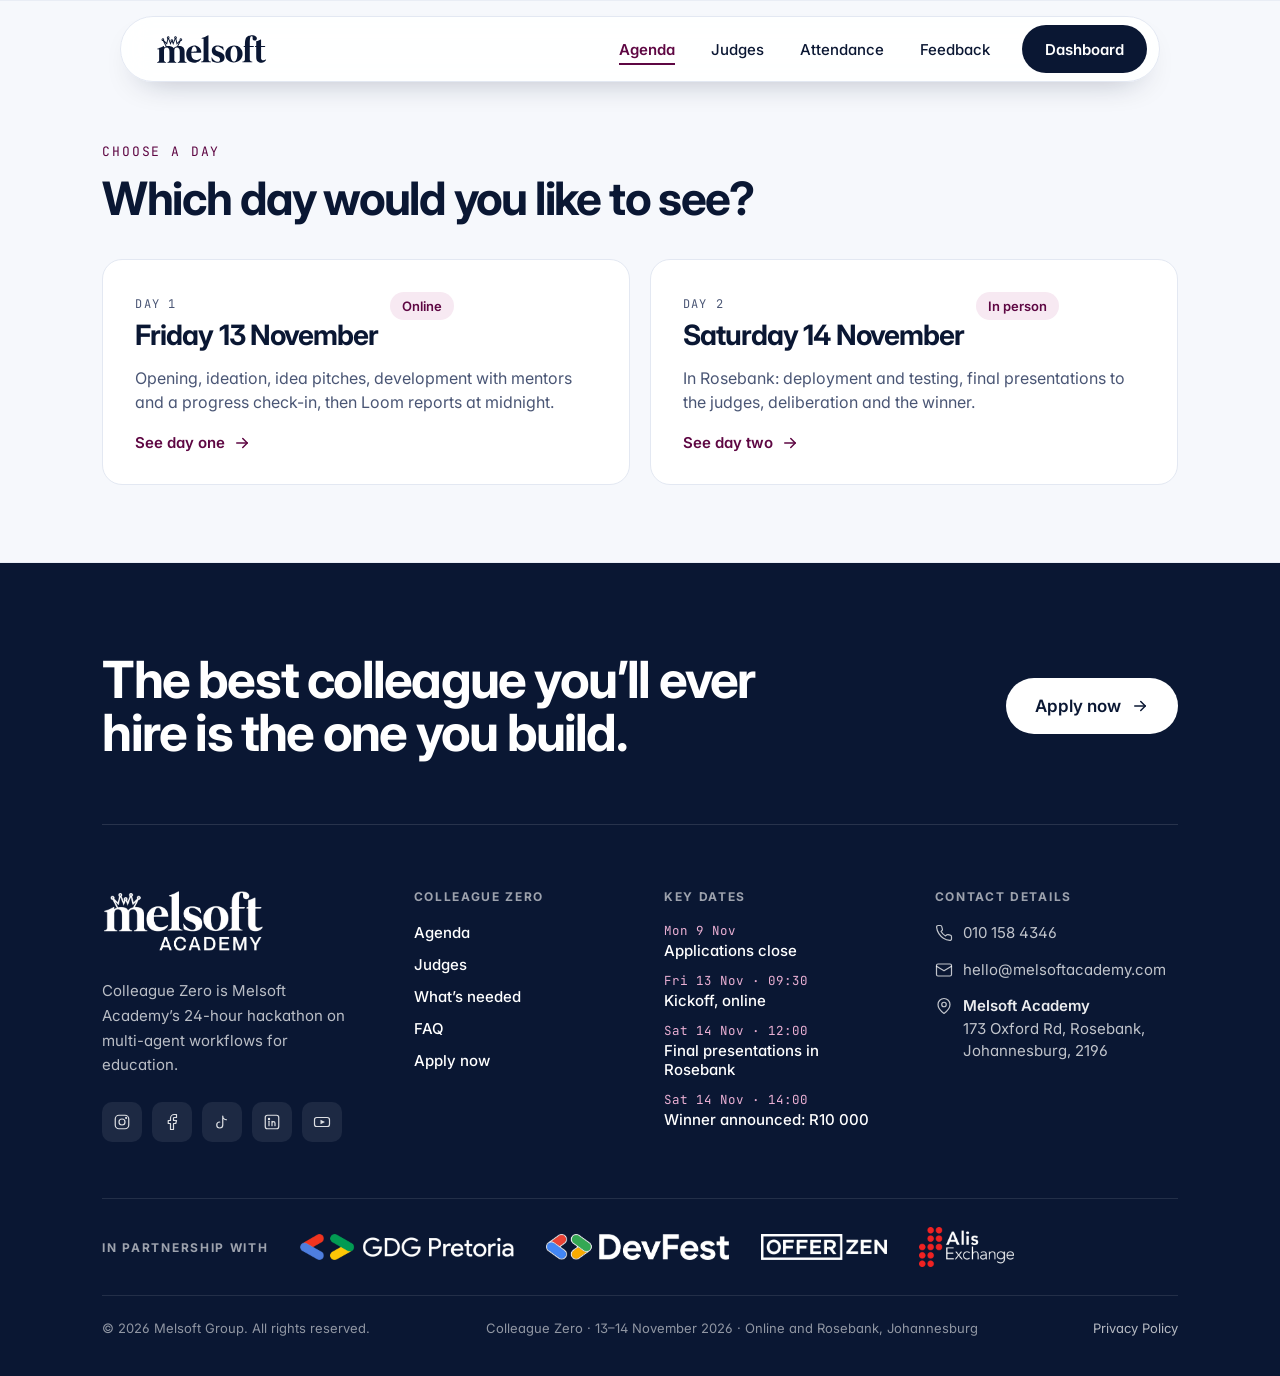
<file: agenda.html>
<!DOCTYPE html>
<html lang="en">
<head>
<meta charset="utf-8">
<meta name="viewport" content="width=device-width, initial-scale=1, viewport-fit=cover">
<title>Agenda · Colleague Zero</title>
<meta name="description" content="The two-day agenda for Colleague Zero, Melsoft Academy's 24-hour hackathon on multi-agent workflows, 13–14 November 2026.">
<link rel="canonical" href="https://hackathon-26.melsoft.org/agenda.html">
<meta property="og:type" content="website">
<meta property="og:title" content="Agenda · Colleague Zero">
<meta property="og:description" content="Friday online, Saturday in person in Rosebank. Kickoff Friday 13 November at 09:30 SAST.">
<meta property="og:image" content="https://hackathon-26.melsoft.org/og.png">
<link rel="icon" type="image/webp" href="Icon-40.webp">
<link rel="preconnect" href="https://fonts.googleapis.com">
<link rel="preconnect" href="https://fonts.gstatic.com" crossorigin>
<link rel="stylesheet" href="https://fonts.googleapis.com/css2?family=Inter:wght@400;500;600;700;800&family=JetBrains+Mono:wght@400;500&display=swap">
<link rel="stylesheet" href="site.css?v=20261112h">
<script src="site.js?v=20261106h" defer></script>
<style>
  /* ── Choose a day ───────────────────────────────────────────────────── */

  .daypick { display: grid; grid-template-columns: repeat(auto-fit, minmax(min(340px, 100%), 1fr)); gap: 20px; }

  .daycard {
    appearance: none; cursor: pointer; font: inherit; text-align: left; color: #0a1733;
    display: flex; flex-direction: column; gap: 14px; width: 100%; padding: 32px;
  }

  .daycard .top { display: flex; justify-content: space-between; align-items: flex-start; gap: 12px; flex-wrap: wrap; }
  .daycard .label { font-size: 12px; color: #4a5675; letter-spacing: .1em; text-transform: uppercase; }
  .daycard h3 { margin: 6px 0 0; font-size: 28px; }
  .daycard p { margin: 0; font-size: 16px; line-height: 1.55; color: #4a5675; }
  .daycard .go { display: inline-flex; align-items: center; gap: 8px; margin-top: 4px; font-size: 15px; font-weight: 600; color: #5e0743; }

  /* ── The day on screen ──────────────────────────────────────────────── */

  .chosen-wrap { position: sticky; top: 96px; z-index: 40; padding: 0 0 16px; }

  .chosen {
    display: flex; align-items: center; justify-content: space-between; gap: 12px;
    background: #0a1733; color: #ffffff; border-radius: 20px; padding: 14px 14px 14px 24px;
  }

  .chosen-label { display: block; font-size: 12px; letter-spacing: .12em; text-transform: uppercase; color: #eab0d4; }
  .chosen-date { display: block; margin-top: 3px; font-size: 18px; font-weight: 700; letter-spacing: -.02em; }

  .swap { flex: none; white-space: nowrap; cursor: pointer; min-height: 44px; padding: 0 18px; font-size: 15px; }
  .swap svg { flex: none; }

  .notice {
    display: flex; align-items: center; flex-wrap: wrap; gap: 8px 12px; margin: 0 0 28px;
    padding: 14px 18px; border-radius: 16px; background: #ffffff; border: 1px solid #e3e8f2;
    font-size: 15px; line-height: 1.5; color: #34405e;
  }

  .notice strong { color: #0a1733; }
  .notice .chip { background: #5e0743; color: #ffffff; }
  .notice a { margin-left: auto; font-weight: 600; }

  .day-layout { display: grid; grid-template-columns: minmax(0, 340px) minmax(0, 1fr); gap: clamp(32px, 5vw, 80px); align-items: start; }
  @media (max-width: 1000px) { .day-layout { grid-template-columns: 1fr; gap: 28px; } }

  .day-aside { display: flex; flex-direction: column; gap: 16px; }
  .day-aside h2 { margin: 0; font-size: clamp(28px, 3vw, 40px); line-height: 1.08; }
  .day-aside p { margin: 0; font-size: 17px; line-height: 1.65; color: #34405e; }
  .day-aside .pills { display: flex; flex-wrap: wrap; gap: 8px; }

  /* ── Timeline ───────────────────────────────────────────────────────── */

  .band {
    scroll-margin-top: 190px; margin: 0 0 16px; padding: 18px 24px; border-radius: 20px;
    background: #0a1733; color: #ffffff;
  }

  .band + ol, ol + .band { margin-top: 0; }
  ol.slots + .band { margin-top: 28px; }
  .band .k { display: block; font-size: 12px; letter-spacing: .12em; text-transform: uppercase; color: #eab0d4; }
  .band h3 { margin: 6px 0 0; font-size: 21px; color: #ffffff; }
  .band p { margin: 6px 0 0; font-size: 15px; color: #b9c6e2; }

  ol.slots { list-style: none; margin: 0; padding: 0; }

  .slot { scroll-margin-top: 190px; position: relative; display: grid; grid-template-columns: 64px 1fr; gap: 0 22px; padding-bottom: 12px; }
  .slot::before { content: ""; position: absolute; left: 75px; top: 26px; bottom: -2px; width: 2px; border-radius: 2px; background: #e3e8f2; }
  .slot:last-child::before { display: none; }

  .dot { position: absolute; left: 70px; top: 20px; z-index: 1; width: 12px; height: 12px; border-radius: 50%; background: #ffffff; border: 2.5px solid #e48cc4; }

  .rail { padding-top: 16px; text-align: right; }
  .rail b { display: block; font-size: 16px; font-weight: 500; color: #0a1733; }
  .rail i { display: block; font-style: normal; font-size: 13px; color: #4a5675; }

  .slot .cz-card { padding: 20px 24px; }
  .slot .cz-card:hover { transform: none; }
  .slot h4 { margin: 0; font-size: 18px; font-weight: 600; letter-spacing: -.015em; line-height: 1.35; }
  .who { margin: 6px 0 0; font-size: 14px; font-weight: 600; color: #5e0743; }
  .purpose { margin: 6px 0 0; font-size: 15.5px; line-height: 1.55; color: #4a5675; }
  .purpose a { font-weight: 600; }

  /* Build time is the space between moments, so it reads lighter. */
  .slot.build .cz-card { background: transparent; border-style: dashed; border-color: #cdd5e5; box-shadow: none; }
  .slot.build h4 { font-size: 16.5px; color: #34405e; }
  .slot.build .dot { border-color: #cdd5e5; }

  /* The winner announcement closes the event. */
  .slot.close .cz-card { background: #0a1733; border-color: #0a1733; }
  .slot.close h4 { color: #ffffff; }
  .slot.close .purpose { color: #b9c6e2; }
  .slot.close .dot { border-color: #0a1733; background: #e48cc4; }

  /* Judges on the panel, each opening a bio. */
  .panel { margin-top: 16px; padding-top: 16px; border-top: 1px solid #e3e8f2; }
  .panel .k { display: block; margin-bottom: 10px; font-size: 12px; letter-spacing: .1em; text-transform: uppercase; color: #4a5675; }
  .panel ul { list-style: none; margin: 0; padding: 0; display: flex; flex-wrap: wrap; gap: 8px; }

  .judge-btn {
    appearance: none; cursor: pointer; font: inherit;
    display: inline-flex; align-items: center; gap: 10px; min-height: 44px;
    padding: 4px 16px 4px 4px; border-radius: 999px;
    border: 1px solid #e3e8f2; background: #f6f8fc; color: #0a1733;
    font-size: 14.5px; font-weight: 600;
    transition: border-color .2s ease, background-color .2s ease;
  }

  .judge-btn:hover { border-color: #0a1733; background: #ffffff; }

  /* ── Live markers ───────────────────────────────────────────────────── */

  .slot.is-now .cz-card { border: 2px solid #0a1733; }
  .slot.is-now .dot { border-color: #5e0743; background: #e48cc4; animation: cz-pulse 1.6s ease-out infinite; }
  .slot .chip { margin-bottom: 10px; }
  .slot .chip.live { background: #5e0743; color: #ffffff; }
  @keyframes cz-pulse { 0% { box-shadow: 0 0 0 0 rgba(228, 140, 196, .55) } 100% { box-shadow: 0 0 0 12px rgba(228, 140, 196, 0) } }

  /* Phones: the chosen-day bar sticks just under the 64px logo header. */
  @media (max-width: 760px) {
    .chosen-wrap { top: 72px; }
    .band, .slot { scroll-margin-top: 180px; }
  }

  @media (max-width: 560px) {
    .daycard { padding: 24px; }
    .chosen { padding-left: 18px; }
    .slot { grid-template-columns: 50px 1fr; gap: 0 16px; }
    .slot::before { left: 57px; }
    .dot { left: 52px; }
    .rail b { font-size: 14px; }
    .slot .cz-card { padding: 16px 18px; }
  }
</style>
</head>
<body>

<header class="cz-mhead">
<a class="cz-mhead-logo" href="index.html" aria-label="Melsoft Academy, Colleague Zero home"><img src="assets/melsoft-academy-navy.webp" alt="Melsoft Academy" width="102" height="40"></a>
<a class="cz-btn cz-btn-primary" href="https://colleague-zero.melsoft.org/" style="min-height: 40px; padding: 0 18px; font-size: 14px">Dashboard</a>
</header>
<header class="cz-nav" style="position: fixed; top: 16px; left: 0; right: 0; z-index: 100; pointer-events: none">
<div class="cz-wrap">
<div class="cz-bar" style="pointer-events: auto; max-width: 1040px; margin: 0 auto; display: flex; align-items: center; justify-content: space-between; gap: 16px; flex-wrap: wrap; min-height: 64px; padding: 8px 12px 8px 36px; border-radius: 999px; background: rgba(255,255,255,.9); backdrop-filter: blur(14px); -webkit-backdrop-filter: blur(14px); border: 1px solid #e3e8f2; box-shadow: 0 14px 34px -22px rgba(10,23,51,.45)">
<a href="index.html" aria-label="Melsoft Academy, Colleague Zero home" style="display: flex; align-items: center; text-decoration: none">
<img src="assets/melsoft-logo.svg" alt="Melsoft Academy" style="display: block; height: 32px; width: auto">
</a>
<nav aria-label="Main" style="display: flex; align-items: center; gap: 28px; flex-wrap: wrap">
<a class="cz-link cz-hide-sm" href="agenda.html" aria-current="page">Agenda</a>
<a class="cz-link cz-hide-sm" href="judges.html">Judges</a>
<a class="cz-link cz-hide-sm" href="attend.html">Attendance</a>
<a class="cz-link cz-hide-sm" href="feedback.html">Feedback</a>
<a class="cz-btn cz-btn-primary" href="https://colleague-zero.melsoft.org/" style="min-height: 48px; padding: 0 22px; font-size: 15px">Dashboard</a>
</nav>
</div>
</div>
</header>
<nav class="cz-tabbar" aria-label="Pages">
<a href="agenda.html" aria-current="page"><svg width="23" height="23" viewBox="0 0 24 24" fill="none" stroke="currentColor" stroke-width="1.7" stroke-linecap="round" stroke-linejoin="round" aria-hidden="true"><rect x="3" y="5" width="18" height="16" rx="3.2"/><path d="M3 10.2h18M8 3v4M16 3v4"/><path d="M7.4 14h4.2M7.4 17.4h7.2"/></svg><b>Agenda</b></a>
<a href="judges.html"><svg width="23" height="23" viewBox="0 0 24 24" fill="none" stroke="currentColor" stroke-width="1.7" stroke-linecap="round" stroke-linejoin="round" aria-hidden="true"><circle cx="9.2" cy="8.2" r="3.3"/><path d="M3.4 19.4c0-3.1 2.6-5.2 5.8-5.2s5.8 2.1 5.8 5.2"/><path d="M16.1 5.5a3.3 3.3 0 0 1 0 5.9"/><path d="M17.6 14.7c2 .7 3.3 2.4 3.3 4.7"/></svg><b>Judges</b></a>
<a href="attend.html"><svg width="23" height="23" viewBox="0 0 24 24" fill="none" stroke="currentColor" stroke-width="1.7" stroke-linecap="round" stroke-linejoin="round" aria-hidden="true"><path d="M4 8.2V6.4A2.4 2.4 0 0 1 6.4 4h1.8"/><path d="M15.8 4h1.8A2.4 2.4 0 0 1 20 6.4v1.8"/><path d="M20 15.8v1.8a2.4 2.4 0 0 1-2.4 2.4h-1.8"/><path d="M8.2 20H6.4A2.4 2.4 0 0 1 4 17.6v-1.8"/><path d="m8.4 12.2 2.4 2.4 4.8-5"/></svg><b>Attendance</b></a>
<a href="feedback.html"><svg width="23" height="23" viewBox="0 0 24 24" fill="none" stroke="currentColor" stroke-width="1.7" stroke-linecap="round" stroke-linejoin="round" aria-hidden="true"><path d="M20 15.2a2.4 2.4 0 0 1-2.4 2.4H9l-4.6 3.6V6.4A2.4 2.4 0 0 1 6.8 4h10.8A2.4 2.4 0 0 1 20 6.4z"/><path d="m12.2 7.6.95 1.95 2.15.3-1.55 1.5.37 2.13-1.92-1-1.92 1 .37-2.13-1.55-1.5 2.15-.3z"/></svg><b>Feedback</b></a>
</nav>

<div class="page">

<section class="band-section page-top" id="days">
<div class="cz-wrap">
<h1 class="sr-only">Agenda</h1>

<div id="dayPanel">
<div class="sec-head">
<span class="cz-mono eyebrow">Choose a day</span>
<h2>Which day would you like to see?</h2>
</div>
<div class="daypick">
<button type="button" class="daycard cz-card" data-day="day1">
<span class="top"><span><span class="cz-mono label">Day 1</span><h3>Friday 13 November</h3></span><span class="pill">Online</span></span>
<p>Opening, ideation, idea pitches, development with mentors and a progress check-in, then Loom reports at midnight.</p>
<span class="go">See day one <svg width="18" height="18" viewBox="0 0 24 24" fill="none" stroke="currentColor" stroke-width="2" stroke-linecap="round" stroke-linejoin="round" aria-hidden="true"><path d="M5 12h14"/><path d="m13 6 6 6-6 6"/></svg></span>
</button>
<button type="button" class="daycard cz-card" data-day="day2">
<span class="top"><span><span class="cz-mono label">Day 2</span><h3>Saturday 14 November</h3></span><span class="pill">In person</span></span>
<p>In Rosebank: deployment and testing, final presentations to the judges, deliberation and the winner.</p>
<span class="go">See day two <svg width="18" height="18" viewBox="0 0 24 24" fill="none" stroke="currentColor" stroke-width="2" stroke-linecap="round" stroke-linejoin="round" aria-hidden="true"><path d="M5 12h14"/><path d="m13 6 6 6-6 6"/></svg></span>
</button>
</div>
</div>

<div id="programme" hidden>
<div class="chosen-wrap">
<div class="chosen">
<span>
<span class="cz-mono chosen-label" id="chosenLabel"></span>
<span class="chosen-date" id="chosenDate"></span>
</span>
<button type="button" class="cz-btn cz-btn-light swap" id="swap"><span id="swapLabel"></span><svg width="16" height="16" viewBox="0 0 24 24" fill="none" stroke="currentColor" stroke-width="2.2" stroke-linecap="round" stroke-linejoin="round" aria-hidden="true"><path d="m9 6 6 6-6 6"/></svg></button>
</div>
</div>

<p class="notice" id="notice" hidden></p>

<div class="day" id="day1"></div>
<div class="day" id="day2" hidden></div>
</div>

</div>
</section>

<footer class="cz-foot">
<div class="cz-wrap">
<div class="cz-foot-cta">
<h2>The best colleague you’ll ever hire is the one you build.</h2>
<a class="cz-btn cz-btn-light" href="index.html#apply" style="min-height: 56px; padding: 0 28px; font-size: 17px">Apply now
<svg width="18" height="18" viewBox="0 0 24 24" fill="none" stroke="currentColor" stroke-width="2" stroke-linecap="round" stroke-linejoin="round" aria-hidden="true"><path d="M5 12h14"></path><path d="m13 6 6 6-6 6"></path></svg>
</a>
</div>
<div class="cz-foot-grid">
<div class="cz-foot-brand">
<a href="https://www.melsoftacademy.com/" aria-label="Melsoft Academy website" target="_blank" rel="noopener noreferrer" style="display: inline-block"><img src="assets/melsoft-academy-white.webp" alt="Melsoft Academy" width="162" height="64"></a>
<p>Colleague Zero is Melsoft Academy’s 24-hour hackathon on multi-agent workflows for education.</p>
<div class="cz-foot-social">
<a href="https://www.instagram.com/melsofthq/" aria-label="Melsoft Academy on Instagram" target="_blank" rel="noopener noreferrer"><svg width="18" height="18" viewBox="0 0 24 24" fill="none" stroke="currentColor" stroke-width="1.6" stroke-linecap="round" stroke-linejoin="round" aria-hidden="true"><rect x="3" y="3" width="18" height="18" rx="5"></rect><circle cx="12" cy="12" r="4"></circle><circle cx="17.5" cy="6.5" r="0.6" fill="currentColor"></circle></svg></a>
<a href="https://www.facebook.com/melsoftacademy" aria-label="Melsoft Academy on Facebook" target="_blank" rel="noopener noreferrer"><svg width="18" height="18" viewBox="0 0 24 24" fill="none" stroke="currentColor" stroke-width="1.6" stroke-linecap="round" stroke-linejoin="round" aria-hidden="true"><path d="M18 2h-3a5 5 0 0 0-5 5v3H7v4h3v8h4v-8h3l1-4h-4V7a1 1 0 0 1 1-1h3z"></path></svg></a>
<a href="https://www.tiktok.com/@melsofthq" aria-label="Melsoft Academy on TikTok" target="_blank" rel="noopener noreferrer"><svg width="18" height="18" viewBox="0 0 24 24" fill="none" stroke="currentColor" stroke-width="1.6" stroke-linecap="round" stroke-linejoin="round" aria-hidden="true"><path d="M9 12a4 4 0 1 0 4 4v-12a5 5 0 0 0 5 5"></path></svg></a>
<a href="https://www.linkedin.com/school/melsoftza/" aria-label="Melsoft Academy on LinkedIn" target="_blank" rel="noopener noreferrer"><svg width="18" height="18" viewBox="0 0 24 24" fill="none" stroke="currentColor" stroke-width="1.6" stroke-linecap="round" stroke-linejoin="round" aria-hidden="true"><rect x="3" y="3" width="18" height="18" rx="3"></rect><line x1="8" y1="11" x2="8" y2="17"></line><circle cx="8" cy="8" r="0.8" fill="currentColor"></circle><path d="M12 17v-3.5a2 2 0 0 1 4 0V17M12 11v6"></path></svg></a>
<a href="https://www.youtube.com/@melsofthq" aria-label="Melsoft Academy on YouTube" target="_blank" rel="noopener noreferrer"><svg width="18" height="18" viewBox="0 0 24 24" fill="none" stroke="currentColor" stroke-width="1.6" stroke-linecap="round" stroke-linejoin="round" aria-hidden="true"><rect x="2" y="6" width="20" height="12" rx="3"></rect><polygon points="10 9 16 12 10 15" fill="currentColor" stroke="none"></polygon></svg></a>
</div>
</div>
<div>
<h2 class="cz-foot-h">Colleague Zero</h2>
<ul class="cz-foot-links">
<li><a href="agenda.html">Agenda</a></li>
<li><a href="judges.html">Judges</a></li>
<li><a href="needed.html">What’s needed</a></li>
<li><a href="index.html#faq">FAQ</a></li>
<li><a href="index.html#apply">Apply now</a></li>
</ul>
</div>
<div>
<h2 class="cz-foot-h">Key dates</h2>
<ul class="cz-foot-dates">
<li><span class="cz-mono when">Mon 9 Nov</span><span class="what">Applications close</span></li>
<li><span class="cz-mono when">Fri 13 Nov · 09:30</span><span class="what">Kickoff, online</span></li>
<li><span class="cz-mono when">Sat 14 Nov · 12:00</span><span class="what">Final presentations in Rosebank</span></li>
<li><span class="cz-mono when">Sat 14 Nov · 14:00</span><span class="what">Winner announced: R10 000</span></li>
</ul>
</div>
<div>
<h2 class="cz-foot-h">Contact details</h2>
<div class="cz-foot-contact">
<a href="tel:+27101584346"><svg width="18" height="18" viewBox="0 0 24 24" fill="none" stroke="currentColor" stroke-width="1.6" stroke-linecap="round" stroke-linejoin="round" aria-hidden="true"><path d="M22 16.92v3a2 2 0 0 1-2.18 2 19.79 19.79 0 0 1-8.63-3.07 19.5 19.5 0 0 1-6-6 19.79 19.79 0 0 1-3.07-8.67A2 2 0 0 1 4.11 2h3a2 2 0 0 1 2 1.72 12.84 12.84 0 0 0 .7 2.81 2 2 0 0 1-.45 2.11L8.09 9.91a16 16 0 0 0 6 6l1.27-1.27a2 2 0 0 1 2.11-.45 12.84 12.84 0 0 0 2.81.7A2 2 0 0 1 22 16.92z"></path></svg>010 158 4346</a>
<a href="mailto:hello@melsoftacademy.com"><svg width="18" height="18" viewBox="0 0 24 24" fill="none" stroke="currentColor" stroke-width="1.6" stroke-linecap="round" stroke-linejoin="round" aria-hidden="true"><rect x="2" y="4" width="20" height="16" rx="2"></rect><path d="m22 7-10 6L2 7"></path></svg>hello@melsoftacademy.com</a>
<div><svg width="18" height="18" viewBox="0 0 24 24" fill="none" stroke="currentColor" stroke-width="1.6" stroke-linecap="round" stroke-linejoin="round" aria-hidden="true"><path d="M20 10c0 6-8 12-8 12s-8-6-8-12a8 8 0 0 1 16 0Z"></path><circle cx="12" cy="10" r="3"></circle></svg><span><strong>Melsoft Academy</strong><br>173 Oxford Rd, Rosebank,<br>Johannesburg, 2196</span></div>
</div>
</div>
</div>
<div class="cz-foot-partners">
<span class="cz-foot-h">In partnership with</span>
<a href="https://gdg.community.dev/gdg-pretoria/" target="_blank" rel="noopener noreferrer"><img src="assets/gdg-pretoria-white.png" alt="GDG Pretoria" width="214" height="26"></a>
<a href="https://developers.google.com/community/devfest" target="_blank" rel="noopener noreferrer"><img src="assets/devfest-white.png" alt="DevFest" width="184" height="26"></a>
<a href="https://www.offerzen.com/" target="_blank" rel="noopener noreferrer"><img src="assets/offerzen-white.png" alt="OfferZen" width="126" height="26"></a>
<a href="https://alisx.com/" target="_blank" rel="noopener noreferrer"><img src="assets/alisx-white.png" alt="Alis Exchange" width="95" height="40" class="cz-logo-tall"></a>
</div>
<div class="cz-foot-bottom">
<span>© 2026 Melsoft Group. All rights reserved.</span>
<span>Colleague Zero · 13–14 November 2026 · Online and Rosebank, Johannesburg</span>
<a href="https://www.melsoftacademy.com/privacy-policy" target="_blank" rel="noopener noreferrer">Privacy Policy</a>
</div>
</div>
</footer>

</div>

<script src="judges.js?v=20261108a"></script>
<script>
(function () {
  "use strict";

  // Times are SAST (+02:00) whatever the device clock says. Each day is a run
  // of blocks: a "session" is a band heading, an "item" happens at a time.
  // An item without an end runs until the next one starts; nextDay puts it
  // just after midnight (the Loom reports at 00:00).
  var DAYS = [
    {
      id: "day1",
      date: "2026-11-13",
      label: "Day 1",
      long: "Friday 13 November",
      where: "Online",
      title: "Ideation, planning and development",
      focus: "Meet the challenge, choose the education problem your digital colleague will solve, pitch your idea, build with mentors on hand, complete the progress check-in survey at 20:30 and send your Loom report by midnight.",
      blocks: [
        { t: "session", n: "Part one", title: "Opening and setup", note: "Online. We email your join link before the day." },
        { t: "item", s: "09:30", e: "10:00", title: "Opening and welcome", who: "Every team", p: "Housekeeping, introduction of judges, challenge topics, judging criteria and submission process." },
        { t: "item", s: "10:00", e: "10:30", title: "Team setup and preparation", who: "Every team", p: "Team alignment, role allocation and development environment setup." },
        { t: "session", n: "Part two", title: "Ideation and idea pitches" },
        { t: "item", s: "10:30", e: "12:30", kind: "build", title: "Hacking part 1: ideation and planning", p: "Teams select their EdTech problems, plan their autonomous agents and prepare short idea pitches." },
        { t: "item", s: "12:30", e: "14:30", title: "Presentation 1: idea pitches", who: "One person per team", p: "One representative per team pitches the team’s idea live, followed by questions from the host." },
        { t: "session", n: "Part three", title: "Development and mentor sessions", note: "Mentors run sessions alongside development, so you don’t stop building to join one. We’ll remind you before each session." },
        { t: "item", s: "14:30", e: "17:30", kind: "build", title: "Hacking part 2: development", p: "Development begins, with mentor sessions running alongside: technical guidance, troubleshooting and check-ins." },
        { t: "item", s: "17:30", e: "20:30", kind: "build", title: "Continued development", p: "Teams continue building and refining their solutions. Additional mentor slots from 18:30 to 20:30, subject to each mentor’s availability." },
        { t: "item", s: "20:30", e: "21:30", title: "Progress check-in survey", who: "Every team", p: "Each team completes a short check-in survey on progress made, functionality completed, challenges faced and next steps." },
        { t: "session", n: "Part four", title: "Late build and Loom reports" },
        { t: "item", s: "21:30", e: "00:00", kind: "build", title: "Continued hacking", p: "Teams continue development, address feedback and work towards their milestones." },
        { t: "item", s: "00:00", nextDay: true, title: "Midnight submission: Loom progress reports", who: "Every participant", p: "All participants submit Loom recordings reporting on their individual or team progress, work completed and outstanding tasks.", link: { href: "needed.html#submit", text: "What to submit" } }
      ]
    },
    {
      id: "day2",
      date: "2026-11-14",
      label: "Day 2",
      long: "Saturday 14 November",
      where: "In person",
      title: "Deployment, testing and final presentations",
      focus: "Meet in person at WeWork The Link in Rosebank, finish and deploy your project, present your digital colleague to the judges, and find out who takes home R10 000.",
      blocks: [
        { t: "session", n: "Final day", title: "Deploy, present, win", note: "In person at WeWork The Link, 173 Oxford Rd, Rosebank, Johannesburg. Bring your laptop and charger." },
        { t: "item", s: "09:00", e: "09:15", title: "Arrival and check-in", who: "Every participant", p: "Participant check-in and preparation." },
        { t: "item", s: "09:15", e: "12:00", kind: "build", title: "Deployment and testing", p: "Final development, deployment, testing, debugging and solution refinement." },
        { t: "item", s: "11:00", title: "Project submission", who: "Every team", p: "Projects close at 11:00.", link: { href: "needed.html#submit", text: "What to submit" } },
        { t: "item", s: "12:00", e: "13:00", title: "Presentation 2: final presentations", who: "Every team", p: "Teams demonstrate their autonomous agents and present their solutions to the judges.", judges: true },
        { t: "item", s: "13:00", e: "14:00", title: "Judges’ deliberation", p: "Evaluation of submissions and selection of the winning team." },
        { t: "item", s: "14:00", kind: "close", title: "Winner announcement and closing", p: "Announcement of winners, recognition of participants and closing remarks. The winner takes home R10 000." }
      ]
    }
  ];

  var byId = {};
  DAYS.forEach(function (d) { byId[d.id] = d; });

  function at(date, hhmm) { return new Date(date + "T" + hhmm + ":00+02:00").getTime(); }

  // Start and end of every item, in milliseconds. An end earlier than the
  // start runs past midnight; a missing end is the next item's start.
  DAYS.forEach(function (d) {
    var items = d.blocks.filter(function (b) { return b.t === "item"; });
    items.forEach(function (b, i) {
      b.start = at(d.date, b.s) + (b.nextDay ? 86400000 : 0);
      if (b.e) {
        b.end = at(d.date, b.e);
        if (b.end <= b.start) b.end += 86400000;
      } else {
        var next = items.slice(i + 1).filter(function (n) { return !b.nextDay && n.s > b.s; })[0];
        b.end = next ? at(d.date, next.s) : b.start + 1800000;
      }
    });
  });

  function el(tag, cls, text) {
    var n = document.createElement(tag);
    if (cls) n.className = cls;
    if (text != null) n.textContent = text;
    return n;
  }

  function render(d) {
    var root = document.getElementById(d.id);
    var layout = el("div", "day-layout");

    var aside = el("div", "day-aside");
    aside.appendChild(el("span", "cz-mono eyebrow", d.label + " · " + d.long));
    aside.appendChild(el("h2", null, d.title));
    aside.appendChild(el("p", null, d.focus));
    var pills = el("div", "pills");
    pills.appendChild(el("span", "pill", d.where));
    pills.appendChild(el("span", "pill", "Times in SAST"));
    aside.appendChild(pills);
    layout.appendChild(aside);

    var line = el("div");
    var list = null, n = 0;
    d.blocks.forEach(function (b) {
      if (b.t === "session") {
        var band = el("div", "band");
        band.appendChild(el("span", "cz-mono k", b.n));
        band.appendChild(el("h3", null, b.title));
        if (b.note) band.appendChild(el("p", null, b.note));
        line.appendChild(band);
        list = null;
        return;
      }
      if (!list) { list = el("ol", "slots"); line.appendChild(list); }
      var li = el("li", "slot" + (b.kind ? " " + b.kind : ""));
      li.id = d.id + "-" + (++n);
      b.node = li;

      var rail = el("div", "rail cz-mono");
      rail.appendChild(el("b", null, b.s));
      if (b.e) rail.appendChild(el("i", null, b.e));
      li.appendChild(rail);
      li.appendChild(el("span", "dot"));

      var card = el("div", "cz-card");
      card.appendChild(el("h4", null, b.title));
      if (b.who) card.appendChild(el("p", "who", b.who));
      if (b.p) {
        var p = el("p", "purpose", b.p);
        if (b.link) {
          p.appendChild(document.createTextNode(" "));
          var a = el("a", null, b.link.text + " →");
          a.href = b.link.href;
          p.appendChild(a);
        }
        card.appendChild(p);
      }
      if (b.judges && window.Judges) {
        var panel = el("div", "panel");
        panel.appendChild(el("span", "cz-mono k", "Judged by"));
        var ul = el("ul");
        window.Judges.list.forEach(function (j) {
          var btn = el("button", "judge-btn");
          btn.type = "button";
          btn.appendChild(window.Judges.avatar(j, 34));
          btn.appendChild(document.createTextNode(j.name));
          btn.setAttribute("aria-label", "Read " + j.name + "’s biography");
          btn.addEventListener("click", function () { window.Judges.open(j.slug); });
          var item = el("li");
          item.appendChild(btn);
          ul.appendChild(item);
        });
        panel.appendChild(ul);
        card.appendChild(panel);
      }
      li.appendChild(card);
      list.appendChild(li);
    });
    layout.appendChild(line);
    root.appendChild(layout);
  }

  DAYS.forEach(render);

  var programme = document.getElementById("programme");
  var panel = document.getElementById("dayPanel");
  var section = document.getElementById("days");
  var current = null;

  function show(id, scroll) {
    var d = byId[id];
    if (!d) return;
    current = id;
    panel.hidden = true;
    programme.hidden = false;
    DAYS.forEach(function (x) { document.getElementById(x.id).hidden = x.id !== id; });
    var other = DAYS.filter(function (x) { return x.id !== id; })[0];
    document.getElementById("chosenLabel").textContent = d.label;
    document.getElementById("chosenDate").textContent = d.long + " 2026";
    document.getElementById("swapLabel").textContent = other.label;
    // Keep the day in the address so a shared link opens it. Never let this stop the page.
    try { if (location.hash !== "#" + id) history.replaceState(null, "", location.pathname + location.search + "#" + id); } catch (e) {}
    mark();
    if (scroll) section.scrollIntoView({ block: "start" });
  }

  Array.prototype.forEach.call(document.querySelectorAll(".daycard"), function (b) {
    b.addEventListener("click", function () { show(b.getAttribute("data-day"), true); });
  });

  document.getElementById("swap").addEventListener("click", function () {
    show(current === "day1" ? "day2" : "day1", true);
  });

  window.addEventListener("hashchange", function () {
    var id = location.hash.slice(1);
    if (byId[id]) show(id, true);
  });

  // ── Live state: what's on now, and what's next ───────────────────────

  var KICKOFF = at("2026-11-13", "09:30");
  var ALL = [];
  DAYS.forEach(function (d) { d.blocks.forEach(function (b) { if (b.t === "item") { b.day = d; ALL.push(b); } }); });
  var END = ALL[ALL.length - 1].end;

  function clearMarks() {
    ALL.forEach(function (b) {
      b.node.classList.remove("is-now");
      var old = b.node.querySelector(".chip");
      if (old) old.remove();
    });
  }

  function chip(b, text, cls) {
    var c = b.node.querySelector(".cz-card");
    c.insertBefore(el("span", "chip cz-mono " + cls, text), c.firstChild);
  }

  function mark() {
    var now = Date.now();
    var notice = document.getElementById("notice");
    clearMarks();
    notice.hidden = false;
    notice.textContent = "";

    if (now < KICKOFF) {
      var days = Math.ceil((KICKOFF - now) / 86400000);
      notice.appendChild(el("span", "chip cz-mono", "Coming up"));
      var s = el("span");
      s.appendChild(el("strong", null, days > 1 ? "Kickoff in " + days + " days." : "Kickoff is tomorrow."));
      s.appendChild(document.createTextNode(" Friday 13 November at 09:30 SAST."));
      notice.appendChild(s);
      return;
    }

    if (now >= END) {
      notice.appendChild(el("span", "chip cz-mono", "Wrapped up"));
      notice.appendChild(el("span", null, "Colleague Zero has wrapped up. Thank you for building with us."));
      return;
    }

    // Build time overlaps timed moments (Saturday's 11:00 submission), so prefer the timed one.
    var live = ALL.filter(function (b) { return now >= b.start && now < b.end; });
    var on = live.filter(function (b) { return b.kind !== "build"; })[0] || live[0];
    var next = ALL.filter(function (b) { return b.start > now && b.kind !== "build"; })[0];

    if (on) { on.node.classList.add("is-now"); chip(on, "On now", "live"); }
    if (next) chip(next, "Up next", "");

    var ref = on || next;
    if (!ref) { notice.hidden = true; return; }
    notice.appendChild(el("span", "chip cz-mono", on ? "On now" : "Up next"));
    var t = el("span");
    t.appendChild(el("strong", null, ref.title));
    t.appendChild(document.createTextNode(" · " + ref.s + (ref.day.id !== current ? ", " + ref.day.label : "")));
    notice.appendChild(t);
    var go = el("a", null, "Show me");
    go.href = "#" + ref.node.id;
    go.addEventListener("click", function (e) {
      e.preventDefault();
      if (ref.day.id !== current) show(ref.day.id, false);
      ref.node.scrollIntoView({ behavior: "smooth", block: "center" });
    });
    notice.appendChild(go);
  }

  setInterval(function () { if (current) mark(); }, 60000);

  // Open a day straight away from a link (agenda.html#day2), or during the
  // event, the day that is on.
  var start = location.hash.slice(1);
  if (byId[start]) {
    show(start, false);
  } else {
    var now = Date.now();
    var today = ALL.filter(function (b) { return now >= b.start - 3 * 3600000 && now < b.end; })[0];
    if (today) show(today.day.id, false);
  }
})();
</script>
</body>
</html>
</file>
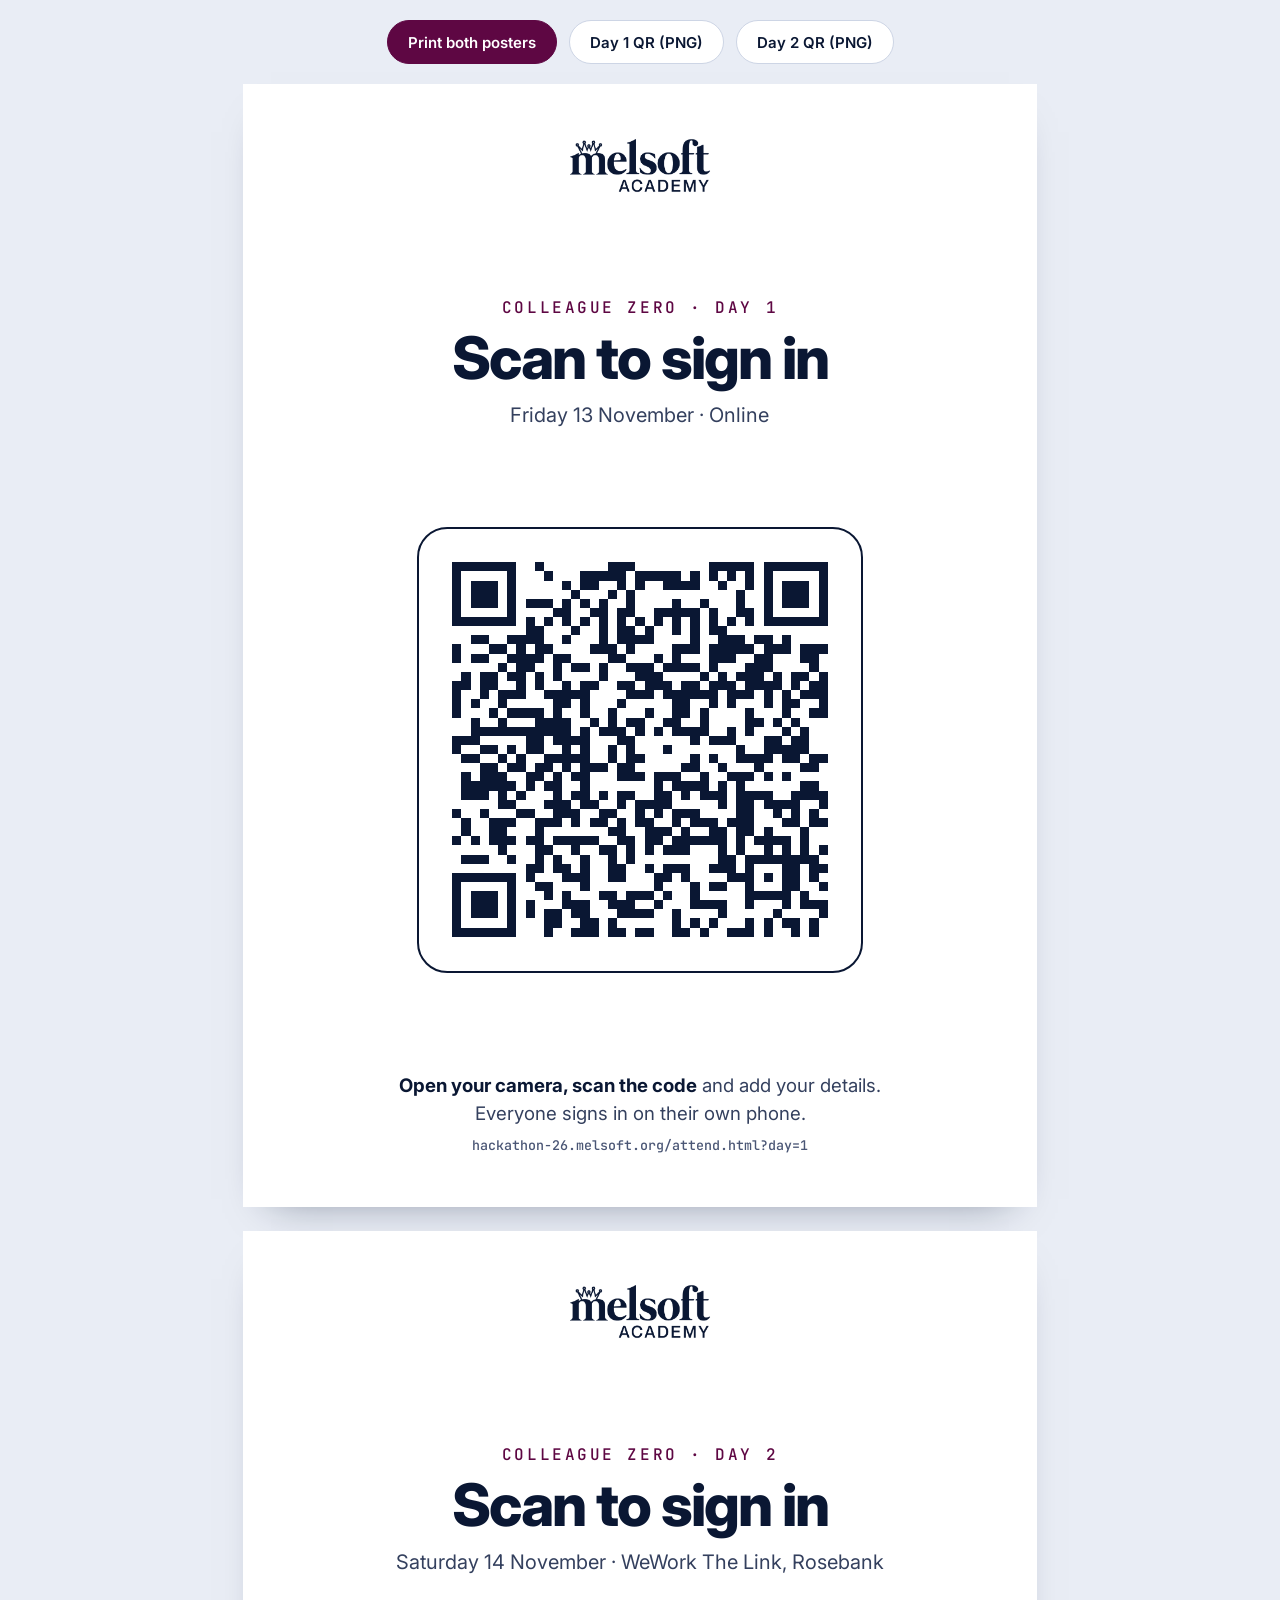
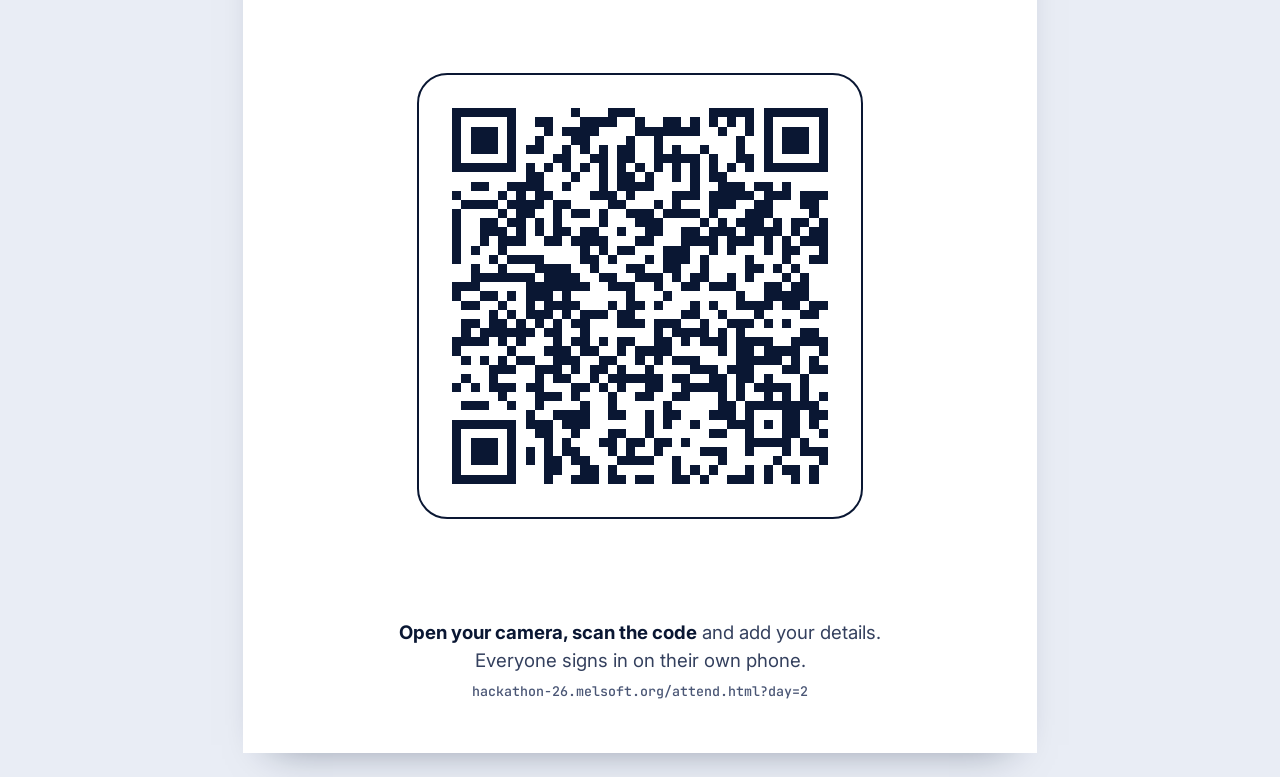
<file: attend-qr.html>
<!DOCTYPE html>
<html lang="en">
<head>
<meta charset="utf-8">
<meta name="viewport" content="width=device-width, initial-scale=1">
<title>Attendance QR codes · Colleague Zero</title>
<meta name="robots" content="noindex">
<link rel="icon" type="image/webp" href="Icon-40.webp">
<link rel="preconnect" href="https://fonts.googleapis.com">
<link rel="preconnect" href="https://fonts.gstatic.com" crossorigin>
<link rel="stylesheet" href="https://fonts.googleapis.com/css2?family=Inter:wght@400;600;700;800&family=JetBrains+Mono:wght@500&display=swap">
<style>
  /* Printable posters: one A4 page per day. Open, then print (or show full screen on the day). */
  @page { size: A4; margin: 0; }
  * { box-sizing: border-box; }
  body { margin: 0; font-family: Inter, Arial, sans-serif; color: #0a1733; background: #e9edf5; }
  .tools { display: flex; flex-wrap: wrap; justify-content: center; gap: 12px; padding: 20px 16px; }
  .tools a, .tools button { min-height: 44px; padding: 0 20px; border: 1px solid #cdd5e5; border-radius: 999px; background: #ffffff; font: 600 15px Inter, sans-serif; color: #0a1733; text-decoration: none; display: inline-flex; align-items: center; cursor: pointer; }
  .tools button { background: #5e0743; border-color: #5e0743; color: #ffffff; }
  .poster { width: min(210mm, 100%); aspect-ratio: 210 / 297; margin: 0 auto 24px; padding: 14mm 16mm; display: flex; flex-direction: column; align-items: center; justify-content: space-between; text-align: center; background: #ffffff; box-shadow: 0 20px 40px -28px rgba(10,23,51,.5); }
  .poster header img { height: 15mm; width: auto; }
  .eyebrow { margin: 0 0 3mm; font: 500 12pt "JetBrains Mono", monospace; letter-spacing: .16em; text-transform: uppercase; color: #5e0743; }
  h1 { margin: 0; font-size: 44pt; line-height: 1; letter-spacing: -.03em; font-weight: 800; }
  .sub { margin: 4mm 0 0; font-size: 15pt; color: #34405e; }
  .qr { width: 118mm; max-width: 100%; padding: 4mm; border: 2px solid #0a1733; border-radius: 8mm; }
  .qr img { display: block; width: 100%; height: auto; }
  .steps { margin: 0; font-size: 14pt; line-height: 1.5; color: #34405e; }
  .steps b { color: #0a1733; }
  .url { margin: 2mm 0 0; font: 500 10pt "JetBrains Mono", monospace; color: #4a5675; word-break: break-all; }
  @media print {
    body { background: #ffffff; }
    .tools { display: none; }
    .poster { width: 210mm; height: 297mm; margin: 0; box-shadow: none; page-break-after: always; break-after: page; }
  }
</style>
</head>
<body>

<div class="tools">
<button type="button" onclick="window.print()">Print both posters</button>
<a href="assets/qr/attend-day-1.png" download>Day 1 QR (PNG)</a>
<a href="assets/qr/attend-day-2.png" download>Day 2 QR (PNG)</a>
</div>

<section class="poster">
<header><img src="assets/melsoft-academy-navy.webp" alt="Melsoft Academy"></header>
<div>
<p class="eyebrow">Colleague Zero · Day 1</p>
<h1>Scan to sign in</h1>
<p class="sub">Friday 13 November · Online</p>
</div>
<div class="qr"><img src="assets/qr/attend-day-1.svg" alt="QR code for day 1 attendance"></div>
<div>
<p class="steps"><b>Open your camera, scan the code</b> and add your details.<br>Everyone signs in on their own phone.</p>
<p class="url">hackathon-26.melsoft.org/attend.html?day=1</p>
</div>
</section>

<section class="poster">
<header><img src="assets/melsoft-academy-navy.webp" alt="Melsoft Academy"></header>
<div>
<p class="eyebrow">Colleague Zero · Day 2</p>
<h1>Scan to sign in</h1>
<p class="sub">Saturday 14 November · WeWork The Link, Rosebank</p>
</div>
<div class="qr"><img src="assets/qr/attend-day-2.svg" alt="QR code for day 2 attendance"></div>
<div>
<p class="steps"><b>Open your camera, scan the code</b> and add your details.<br>Everyone signs in on their own phone.</p>
<p class="url">hackathon-26.melsoft.org/attend.html?day=2</p>
</div>
</section>

</body>
</html>
</file>
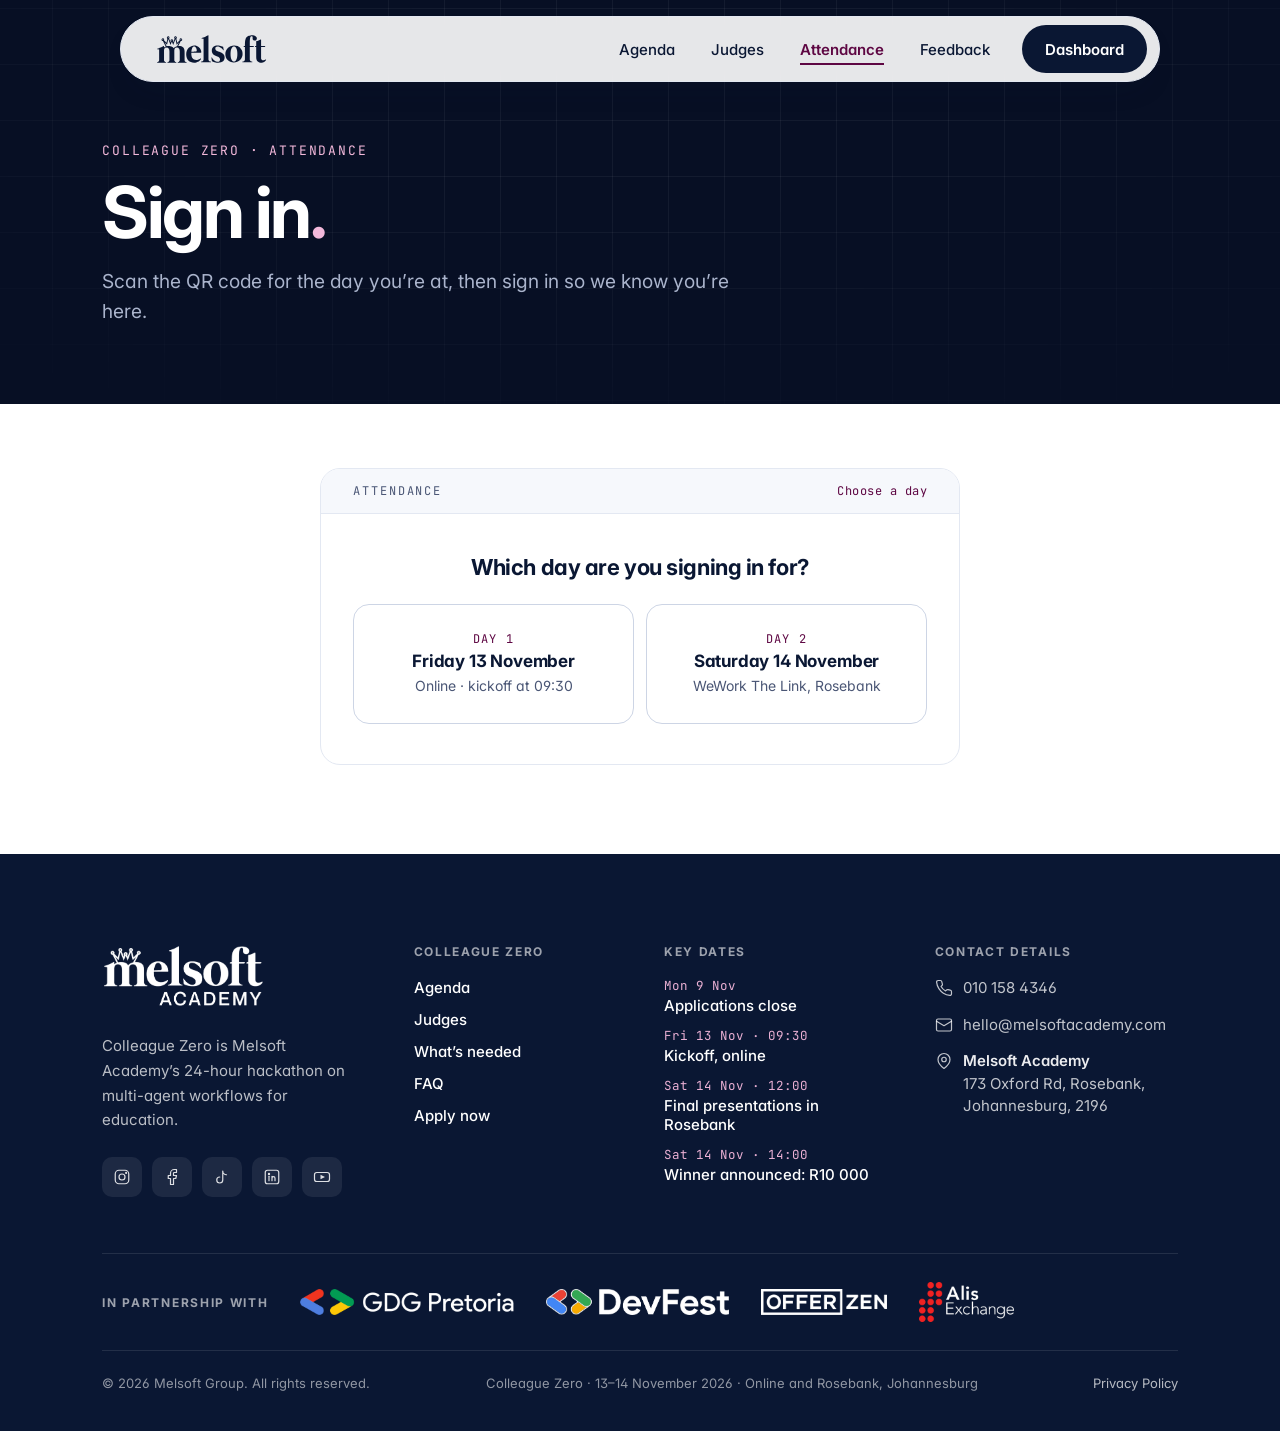
<file: attend.html>
<!DOCTYPE html>
<html lang="en">
<head>
<meta charset="utf-8">
<meta name="viewport" content="width=device-width, initial-scale=1, viewport-fit=cover">
<title>Attendance · Colleague Zero</title>
<meta name="description" content="Sign in to Colleague Zero, Melsoft Academy’s 24-hour hackathon on multi-agent workflows.">
<meta name="robots" content="noindex">
<meta property="og:type" content="website">
<meta property="og:title" content="Attendance · Colleague Zero">
<meta property="og:description" content="Scan, sign in, and you’re counted for the day.">
<meta property="og:image" content="https://hackathon-26.melsoft.org/og.png">
<link rel="icon" type="image/webp" href="Icon-40.webp">
<link rel="preconnect" href="https://fonts.googleapis.com">
<link rel="preconnect" href="https://fonts.gstatic.com" crossorigin>
<link rel="stylesheet" href="https://fonts.googleapis.com/css2?family=Inter:wght@400;500;600;700;800&family=JetBrains+Mono:wght@400;500&display=swap">
<link rel="stylesheet" href="site.css?v=20261112h">
<script src="site.js?v=20261106h" defer></script>
<style>
  /* Same card as the RSVP page: a bar, then the form; the confirmation replaces it once sent. */
  .att-section { padding: clamp(40px, 5vw, 72px) 0 clamp(56px, 7vw, 104px); }
  .att { max-width: 760px; margin: 0 auto; padding: 0; overflow: hidden; }
  .att:hover { transform: none; }
  .att-bar { display: flex; align-items: center; justify-content: space-between; gap: 16px; padding: 14px clamp(20px, 3vw, 32px); background: #f6f8fc; border-bottom: 1px solid #e3e8f2; font-size: 12px; letter-spacing: .16em; text-transform: uppercase; color: #4a5675; }
  .att-when { min-width: 0; overflow: hidden; text-overflow: ellipsis; white-space: nowrap; letter-spacing: .04em; text-transform: none; color: #5e0743; }
  .att-body { display: flex; flex-direction: column; gap: 24px; padding: clamp(24px, 4vw, 40px) clamp(20px, 3vw, 32px); }
  .att-body h2 { margin: 0; font-size: 22px; font-weight: 700; letter-spacing: -.02em; color: #0a1733; }

  .att-fields { display: grid; grid-template-columns: minmax(0, 1fr) minmax(0, 1fr); gap: 20px; }
  .att-fields .wide { grid-column: 1 / -1; }
  .cz-field { display: flex; flex-direction: column; gap: 8px; }
  .cz-field label { font-size: 15px; font-weight: 600; color: #0a1733; }
  .cz-field label span { font-weight: 400; color: #4a5675; }
  .cz-input { width: 100%; min-height: 48px; padding: 12px 14px; border: 1px solid #cdd5e5; border-radius: 12px; font: inherit; font-size: 16px; color: #0a1733; background: #ffffff; transition: border-color .2s ease, box-shadow .2s ease; }
  .cz-input:hover { border-color: #8c9bbb; }
  .cz-input:focus { border-color: #5e0743; box-shadow: 0 0 0 4px rgba(94, 7, 67, .15); outline: none; }
  .hint { margin: 0; font-size: 14px; line-height: 1.5; color: #4a5675; }
  .att-trap { position: absolute; left: -9999px; width: 1px; height: 1px; overflow: hidden; }

  .att-err { margin: 0; padding: 14px 18px; border-left: 3px solid #b42318; border-radius: 0 12px 12px 0; background: #fdf0ef; font-size: 15px; line-height: 1.55; color: #7a1a12; }
  .att-actions { display: flex; flex-wrap: wrap; align-items: center; gap: 12px 20px; }
  .att-actions span { font-size: 14px; color: #4a5675; }
  .cz-btn[disabled] { opacity: .6; cursor: progress; transform: none; }

  .att-done .att-body { gap: 16px; }
  .att-done:focus { outline: none; }
  .att-tick { display: flex; align-items: center; justify-content: center; width: 52px; height: 52px; border-radius: 14px; background: #5e0743; color: #ffffff; }
  .att-done h2 { margin: 8px 0 0; font-size: clamp(28px, 3.4vw, 40px); line-height: 1.08; }
  .att-done p { margin: 0; max-width: 56ch; font-size: 17px; line-height: 1.65; color: #34405e; }
  .att-done .att-actions { margin-top: 12px; }
  /* Next step after signing in: the hackathon platform. */
  .att-team { display: flex; flex-wrap: wrap; align-items: center; justify-content: space-between; gap: 16px 24px; margin-top: 8px; padding: 20px 22px; border: 1px solid #e8c9dc; border-radius: 16px; background: #fbf6f9; }
  .att-team b { display: block; font-size: 18px; font-weight: 700; letter-spacing: -.01em; color: #0a1733; }
  .att-team span { display: block; margin-top: 2px; font-size: 15px; color: #4a5675; }
  .att-team .cz-btn { flex: none; }
  @media (max-width: 600px) { .att-team { display: grid; gap: 14px; padding: 16px; } .att-team .cz-btn { padding: 0 14px; font-size: 15px; white-space: nowrap; } }
  @media (max-width: 360px) { .att-team .cz-btn svg { display: none; } }

  /* No day in the link: pick one. */
  .days { display: grid; grid-template-columns: repeat(2, minmax(0, 1fr)); gap: 12px; }
  .facts[hidden] { display: none; }
  #pick { max-width: 640px; }
  #pick .att-body { align-items: center; text-align: center; }
  #pick .days { width: 100%; }
  .day { display: flex; flex-direction: column; align-items: center; gap: 4px; min-height: 120px; justify-content: center; padding: 20px; border: 1px solid #cdd5e5; border-radius: 16px; background: #ffffff; text-decoration: none; transition: border-color .2s ease, background-color .2s ease; }
  .day:hover { border-color: #5e0743; background: #fbf6f9; }
  .day:focus-visible { outline: 3px solid #5e0743; outline-offset: 3px; }
  .day i { font-style: normal; font-size: 12px; letter-spacing: .1em; text-transform: uppercase; color: #5e0743; }
  .day b { font-size: 17px; font-weight: 700; letter-spacing: -.01em; color: #0a1733; }
  .day span { font-size: 14px; line-height: 1.5; color: #4a5675; }

  /* Back to the day choice, in case the wrong QR code (or day) was picked. */
  .att-back-wrap { max-width: 760px; margin: 0 auto 16px; }
  .att-back-wrap[hidden] { display: none; }
  .att-back { display: inline-flex; align-items: center; gap: 8px; min-height: 44px; padding: 8px 16px 8px 12px; border: 1px solid #cdd5e5; border-radius: 999px; background: #ffffff; font-size: 15px; font-weight: 600; color: #0a1733; text-decoration: none; transition: border-color .2s ease, background-color .2s ease; }
  .att-back:hover { border-color: #5e0743; background: #fbf6f9; }
  .att-back:focus-visible { outline: 3px solid #5e0743; outline-offset: 3px; }

  @media (max-width: 600px) {
    .att-fields, .days { grid-template-columns: minmax(0, 1fr); }
    .att-bar { font-size: 11px; letter-spacing: .12em; }
    .att-back-q { display: none; }
  }
</style>
</head>
<body>

<header class="cz-mhead">
<a class="cz-mhead-logo" href="index.html" aria-label="Melsoft Academy, Colleague Zero home"><img src="assets/melsoft-academy-navy.webp" alt="Melsoft Academy" width="102" height="40"></a>
<a class="cz-btn cz-btn-primary" href="https://colleague-zero.melsoft.org/" style="min-height: 40px; padding: 0 18px; font-size: 14px">Dashboard</a>
</header>
<header class="cz-nav" style="position: fixed; top: 16px; left: 0; right: 0; z-index: 100; pointer-events: none">
<div class="cz-wrap">
<div class="cz-bar" style="pointer-events: auto; max-width: 1040px; margin: 0 auto; display: flex; align-items: center; justify-content: space-between; gap: 16px; flex-wrap: wrap; min-height: 64px; padding: 8px 12px 8px 36px; border-radius: 999px; background: rgba(255,255,255,.9); backdrop-filter: blur(14px); -webkit-backdrop-filter: blur(14px); border: 1px solid #e3e8f2; box-shadow: 0 14px 34px -22px rgba(10,23,51,.45)">
<a href="index.html" aria-label="Melsoft Academy, Colleague Zero home" style="display: flex; align-items: center; text-decoration: none">
<img src="assets/melsoft-logo.svg" alt="Melsoft Academy" style="display: block; height: 32px; width: auto">
</a>
<nav aria-label="Main" style="display: flex; align-items: center; gap: 28px; flex-wrap: wrap">
<a class="cz-link cz-hide-sm" href="agenda.html">Agenda</a>
<a class="cz-link cz-hide-sm" href="judges.html">Judges</a>
<a class="cz-link cz-hide-sm" href="attend.html" aria-current="page">Attendance</a>
<a class="cz-link cz-hide-sm" href="feedback.html">Feedback</a>
<a class="cz-btn cz-btn-primary" href="https://colleague-zero.melsoft.org/" style="min-height: 48px; padding: 0 22px; font-size: 15px">Dashboard</a>
</nav>
</div>
</div>
</header>
<nav class="cz-tabbar" aria-label="Pages">
<a href="agenda.html"><svg width="23" height="23" viewBox="0 0 24 24" fill="none" stroke="currentColor" stroke-width="1.7" stroke-linecap="round" stroke-linejoin="round" aria-hidden="true"><rect x="3" y="5" width="18" height="16" rx="3.2"/><path d="M3 10.2h18M8 3v4M16 3v4"/><path d="M7.4 14h4.2M7.4 17.4h7.2"/></svg><b>Agenda</b></a>
<a href="judges.html"><svg width="23" height="23" viewBox="0 0 24 24" fill="none" stroke="currentColor" stroke-width="1.7" stroke-linecap="round" stroke-linejoin="round" aria-hidden="true"><circle cx="9.2" cy="8.2" r="3.3"/><path d="M3.4 19.4c0-3.1 2.6-5.2 5.8-5.2s5.8 2.1 5.8 5.2"/><path d="M16.1 5.5a3.3 3.3 0 0 1 0 5.9"/><path d="M17.6 14.7c2 .7 3.3 2.4 3.3 4.7"/></svg><b>Judges</b></a>
<a href="attend.html" aria-current="page"><svg width="23" height="23" viewBox="0 0 24 24" fill="none" stroke="currentColor" stroke-width="1.7" stroke-linecap="round" stroke-linejoin="round" aria-hidden="true"><path d="M4 8.2V6.4A2.4 2.4 0 0 1 6.4 4h1.8"/><path d="M15.8 4h1.8A2.4 2.4 0 0 1 20 6.4v1.8"/><path d="M20 15.8v1.8a2.4 2.4 0 0 1-2.4 2.4h-1.8"/><path d="M8.2 20H6.4A2.4 2.4 0 0 1 4 17.6v-1.8"/><path d="m8.4 12.2 2.4 2.4 4.8-5"/></svg><b>Attendance</b></a>
<a href="feedback.html"><svg width="23" height="23" viewBox="0 0 24 24" fill="none" stroke="currentColor" stroke-width="1.7" stroke-linecap="round" stroke-linejoin="round" aria-hidden="true"><path d="M20 15.2a2.4 2.4 0 0 1-2.4 2.4H9l-4.6 3.6V6.4A2.4 2.4 0 0 1 6.8 4h10.8A2.4 2.4 0 0 1 20 6.4z"/><path d="m12.2 7.6.95 1.95 2.15.3-1.55 1.5.37 2.13-1.92-1-1.92 1 .37-2.13-1.55-1.5 2.15-.3z"/></svg><b>Feedback</b></a>
</nav>

<div class="page">

<section class="page-head page-head-dark cz-grid-bg">
<div class="cz-wrap">
<span class="cz-mono eyebrow" id="eyebrow">Colleague Zero · Attendance</span>
<h1 id="title">Sign in<span>.</span></h1>
<p class="lede" id="lede">Scan the QR code for the day you’re at, then sign in so we know you’re here.</p>
<div class="facts" id="facts" hidden>
<div><i class="cz-mono">Day</i><b id="f-day"></b></div>
<div><i class="cz-mono">Date</i><b id="f-date"></b></div>
<div><i class="cz-mono">Where</i><b id="f-where"></b></div>
<div><i class="cz-mono" id="f-key-label"></i><b id="f-key"></b></div>
</div>
</div>
</section>

<section class="att-section">
<div class="cz-wrap">

<div class="att cz-card" id="pick" hidden>
<div class="att-bar"><span class="cz-mono">Attendance</span><span class="cz-mono att-when">Choose a day</span></div>
<div class="att-body">
<h2>Which day are you signing in for?</h2>
<div class="days">
<a class="day" href="attend.html?day=1"><i class="cz-mono">Day 1</i><b>Friday 13 November</b><span>Online · kickoff at 09:30</span></a>
<a class="day" href="attend.html?day=2"><i class="cz-mono">Day 2</i><b>Saturday 14 November</b><span>WeWork The Link, Rosebank</span></a>
</div>
</div>
</div>

<div class="att-back-wrap" id="back" hidden><a class="att-back" href="attend.html"><svg width="18" height="18" viewBox="0 0 24 24" fill="none" stroke="currentColor" stroke-width="2" stroke-linecap="round" stroke-linejoin="round" aria-hidden="true"><path d="M19 12H5"></path><path d="m11 6-6 6 6 6"></path></svg><span><span class="att-back-q" id="back-q"></span>Choose another day</span></a></div>

<form class="att cz-card" id="att" novalidate hidden>
<div class="att-bar"><span class="cz-mono" id="bar-day">Attendance</span><span class="cz-mono att-when" id="bar-date"></span></div>
<div class="att-body">

<h2>Your details</h2>

<div class="att-fields">
<div class="cz-field wide">
<label for="a-name">Full name</label>
<input id="a-name" class="cz-input" type="text" name="name" autocomplete="name" required>
</div>
<div class="cz-field">
<label for="a-email">Email address</label>
<input id="a-email" class="cz-input" type="email" name="email" autocomplete="email" inputmode="email" required>
<p class="hint">The one you applied with, if you applied.</p>
</div>
<div class="cz-field">
<label for="a-phone">Cell number</label>
<input id="a-phone" class="cz-input" type="tel" name="phone" autocomplete="tel" inputmode="tel" required>
</div>
<div class="cz-field">
<label for="a-org">Company or school</label>
<input id="a-org" class="cz-input" type="text" name="org" autocomplete="organization" required>
</div>
<div class="cz-field">
<label for="a-team">Team name <span>(if you’re in a team)</span></label>
<input id="a-team" class="cz-input" type="text" name="team" autocomplete="off">
</div>
</div>

<div class="att-trap" aria-hidden="true"><label for="a-website">Website</label><input id="a-website" type="text" name="website" tabindex="-1" autocomplete="off"></div>

<p class="att-err" id="err" role="alert" hidden></p>

<div class="att-actions">
<button class="cz-btn cz-btn-primary" type="submit" id="send">Sign me in
<svg width="18" height="18" viewBox="0 0 24 24" fill="none" stroke="currentColor" stroke-width="2" stroke-linecap="round" stroke-linejoin="round" aria-hidden="true"><path d="M5 12h14"></path><path d="m13 6 6 6-6 6"></path></svg>
</button>
<span>Each person signs in on their own phone.</span>
</div>

</div>
</form>

<div class="att cz-card att-done" id="done" tabindex="-1" hidden>
<div class="att-bar"><span class="cz-mono" id="done-day">Attendance</span><span class="cz-mono att-when">Signed in</span></div>
<div class="att-body">
<span class="att-tick" aria-hidden="true"><svg width="26" height="26" viewBox="0 0 24 24" fill="none" stroke="currentColor" stroke-width="2.4" stroke-linecap="round" stroke-linejoin="round"><path d="m5 12.5 4.5 4.5L19 7.5"></path></svg></span>
<h2 id="done-title"></h2>
<p id="done-text"></p>
<div class="att-team">
<div><b>Next: create or join your team</b><span>On the dashboard you’ll use all hackathon.</span></div>
<a class="cz-btn cz-btn-primary" href="https://colleague-zero.melsoft.org/" target="_blank" rel="noopener">Open the dashboard
<svg width="18" height="18" viewBox="0 0 24 24" fill="none" stroke="currentColor" stroke-width="2" stroke-linecap="round" stroke-linejoin="round" aria-hidden="true"><path d="M5 12h14"></path><path d="m13 6 6 6-6 6"></path></svg></a>
</div>
<div class="att-actions">
<a class="cz-btn cz-btn-ghost" href="agenda.html">See the agenda</a>
<button class="cz-btn cz-btn-ghost" type="button" id="other">Sign in someone else</button>
</div>
</div>
</div>

</div>
</section>

<footer class="cz-foot">
<div class="cz-wrap">
<div class="cz-foot-grid">
<div class="cz-foot-brand">
<a href="https://www.melsoftacademy.com/" aria-label="Melsoft Academy website" target="_blank" rel="noopener noreferrer" style="display: inline-block"><img src="assets/melsoft-academy-white.webp" alt="Melsoft Academy" width="162" height="64"></a>
<p>Colleague Zero is Melsoft Academy’s 24-hour hackathon on multi-agent workflows for education.</p>
<div class="cz-foot-social">
<a href="https://www.instagram.com/melsofthq/" aria-label="Melsoft Academy on Instagram" target="_blank" rel="noopener noreferrer"><svg width="18" height="18" viewBox="0 0 24 24" fill="none" stroke="currentColor" stroke-width="1.6" stroke-linecap="round" stroke-linejoin="round" aria-hidden="true"><rect x="3" y="3" width="18" height="18" rx="5"></rect><circle cx="12" cy="12" r="4"></circle><circle cx="17.5" cy="6.5" r="0.6" fill="currentColor"></circle></svg></a>
<a href="https://www.facebook.com/melsoftacademy" aria-label="Melsoft Academy on Facebook" target="_blank" rel="noopener noreferrer"><svg width="18" height="18" viewBox="0 0 24 24" fill="none" stroke="currentColor" stroke-width="1.6" stroke-linecap="round" stroke-linejoin="round" aria-hidden="true"><path d="M18 2h-3a5 5 0 0 0-5 5v3H7v4h3v8h4v-8h3l1-4h-4V7a1 1 0 0 1 1-1h3z"></path></svg></a>
<a href="https://www.tiktok.com/@melsofthq" aria-label="Melsoft Academy on TikTok" target="_blank" rel="noopener noreferrer"><svg width="18" height="18" viewBox="0 0 24 24" fill="none" stroke="currentColor" stroke-width="1.6" stroke-linecap="round" stroke-linejoin="round" aria-hidden="true"><path d="M9 12a4 4 0 1 0 4 4v-12a5 5 0 0 0 5 5"></path></svg></a>
<a href="https://www.linkedin.com/school/melsoftza/" aria-label="Melsoft Academy on LinkedIn" target="_blank" rel="noopener noreferrer"><svg width="18" height="18" viewBox="0 0 24 24" fill="none" stroke="currentColor" stroke-width="1.6" stroke-linecap="round" stroke-linejoin="round" aria-hidden="true"><rect x="3" y="3" width="18" height="18" rx="3"></rect><line x1="8" y1="11" x2="8" y2="17"></line><circle cx="8" cy="8" r="0.8" fill="currentColor"></circle><path d="M12 17v-3.5a2 2 0 0 1 4 0V17M12 11v6"></path></svg></a>
<a href="https://www.youtube.com/@melsofthq" aria-label="Melsoft Academy on YouTube" target="_blank" rel="noopener noreferrer"><svg width="18" height="18" viewBox="0 0 24 24" fill="none" stroke="currentColor" stroke-width="1.6" stroke-linecap="round" stroke-linejoin="round" aria-hidden="true"><rect x="2" y="6" width="20" height="12" rx="3"></rect><polygon points="10 9 16 12 10 15" fill="currentColor" stroke="none"></polygon></svg></a>
</div>
</div>
<div>
<h2 class="cz-foot-h">Colleague Zero</h2>
<ul class="cz-foot-links">
<li><a href="agenda.html">Agenda</a></li>
<li><a href="judges.html">Judges</a></li>
<li><a href="needed.html">What’s needed</a></li>
<li><a href="index.html#faq">FAQ</a></li>
<li><a href="index.html#apply">Apply now</a></li>
</ul>
</div>
<div>
<h2 class="cz-foot-h">Key dates</h2>
<ul class="cz-foot-dates">
<li><span class="cz-mono when">Mon 9 Nov</span><span class="what">Applications close</span></li>
<li><span class="cz-mono when">Fri 13 Nov · 09:30</span><span class="what">Kickoff, online</span></li>
<li><span class="cz-mono when">Sat 14 Nov · 12:00</span><span class="what">Final presentations in Rosebank</span></li>
<li><span class="cz-mono when">Sat 14 Nov · 14:00</span><span class="what">Winner announced: R10 000</span></li>
</ul>
</div>
<div>
<h2 class="cz-foot-h">Contact details</h2>
<div class="cz-foot-contact">
<a href="tel:+27101584346"><svg width="18" height="18" viewBox="0 0 24 24" fill="none" stroke="currentColor" stroke-width="1.6" stroke-linecap="round" stroke-linejoin="round" aria-hidden="true"><path d="M22 16.92v3a2 2 0 0 1-2.18 2 19.79 19.79 0 0 1-8.63-3.07 19.5 19.5 0 0 1-6-6 19.79 19.79 0 0 1-3.07-8.67A2 2 0 0 1 4.11 2h3a2 2 0 0 1 2 1.72 12.84 12.84 0 0 0 .7 2.81 2 2 0 0 1-.45 2.11L8.09 9.91a16 16 0 0 0 6 6l1.27-1.27a2 2 0 0 1 2.11-.45 12.84 12.84 0 0 0 2.81.7A2 2 0 0 1 22 16.92z"></path></svg>010 158 4346</a>
<a href="mailto:hello@melsoftacademy.com"><svg width="18" height="18" viewBox="0 0 24 24" fill="none" stroke="currentColor" stroke-width="1.6" stroke-linecap="round" stroke-linejoin="round" aria-hidden="true"><rect x="2" y="4" width="20" height="16" rx="2"></rect><path d="m22 7-10 6L2 7"></path></svg>hello@melsoftacademy.com</a>
<div><svg width="18" height="18" viewBox="0 0 24 24" fill="none" stroke="currentColor" stroke-width="1.6" stroke-linecap="round" stroke-linejoin="round" aria-hidden="true"><path d="M20 10c0 6-8 12-8 12s-8-6-8-12a8 8 0 0 1 16 0Z"></path><circle cx="12" cy="10" r="3"></circle></svg><span><strong>Melsoft Academy</strong><br>173 Oxford Rd, Rosebank,<br>Johannesburg, 2196</span></div>
</div>
</div>
</div>
<div class="cz-foot-partners">
<span class="cz-foot-h">In partnership with</span>
<a href="https://gdg.community.dev/gdg-pretoria/" target="_blank" rel="noopener noreferrer"><img src="assets/gdg-pretoria-white.png" alt="GDG Pretoria" width="214" height="26"></a>
<a href="https://developers.google.com/community/devfest" target="_blank" rel="noopener noreferrer"><img src="assets/devfest-white.png" alt="DevFest" width="184" height="26"></a>
<a href="https://www.offerzen.com/" target="_blank" rel="noopener noreferrer"><img src="assets/offerzen-white.png" alt="OfferZen" width="126" height="26"></a>
<a href="https://alisx.com/" target="_blank" rel="noopener noreferrer"><img src="assets/alisx-white.png" alt="Alis Exchange" width="95" height="40" class="cz-logo-tall"></a>
</div>
<div class="cz-foot-bottom">
<span>© 2026 Melsoft Group. All rights reserved.</span>
<span>Colleague Zero · 13–14 November 2026 · Online and Rosebank, Johannesburg</span>
<a href="https://www.melsoftacademy.com/privacy-policy" target="_blank" rel="noopener noreferrer">Privacy Policy</a>
</div>
</div>
</footer>
</div>

<script>
/* Attendance: one page for both days. The QR code for each day opens attend.html?day=1 or
 * ?day=2; sign-ins go to the same Apps Script as applications (form=attendance), which puts
 * them in the Attendance tab. Their details are remembered on this phone for day 2. */
(function () {
  "use strict";
  var LEADS_URL = "https://script.google.com/macros/s/AKfycbx-QY6HJZnCcVZjmOOLT7YMZxC5aPYOYR6Tw5Jy2SFmot4-okwnTbTX4Rw_wNzDJ8cH/exec";
  var DAYS = {
    "1": { label: "Day 1", title: "Friday 13 November", short: "Fri 13 Nov", where: "Online", keyLabel: "Kickoff", key: "09:30 SAST",
           lede: "Welcome to Colleague Zero. Sign in so we know you’ve joined day 1, then settle in for kickoff." },
    "2": { label: "Day 2", title: "Saturday 14 November", short: "Sat 14 Nov", where: "WeWork The Link, Rosebank", keyLabel: "Presentations", key: "12:00",
           lede: "Welcome to Rosebank. Sign in so we know you’re here for day 2, then get ready to present." }
  };
  var STORE = "cz-attendee";

  var $ = function (id) { return document.getElementById(id); };
  var dayKey = new URLSearchParams(location.search).get("day") || "";
  var day = DAYS[dayKey];
  if (!day) { $("pick").hidden = false; return; }

  document.title = "Sign in · " + day.label + " · Colleague Zero";
  $("eyebrow").textContent = "Colleague Zero · " + day.label + " attendance";
  $("title").innerHTML = "Sign in for " + day.label.toLowerCase() + "<span>.</span>";
  $("lede").textContent = day.lede;
  $("f-day").textContent = day.label;
  $("f-date").textContent = day.short;
  $("f-where").textContent = day.where;
  $("f-key-label").textContent = day.keyLabel;
  $("f-key").textContent = day.key;
  $("facts").hidden = false;
  $("bar-day").textContent = day.label + " attendance";
  $("done-day").textContent = day.label + " attendance";
  $("bar-date").textContent = day.short;

  var form = $("att"), done = $("done"), err = $("err"), send = $("send"), sending = false;
  form.hidden = false;
  $("back").hidden = false;
  $("back-q").textContent = "Not " + day.label.toLowerCase() + "? ";

  // Fill in what this phone remembers from the last sign-in.
  try {
    var saved = JSON.parse(localStorage.getItem(STORE) || "null");
    if (saved) { $("a-name").value = saved.name || ""; $("a-email").value = saved.email || ""; $("a-phone").value = saved.phone || ""; $("a-org").value = saved.org || ""; $("a-team").value = saved.team || ""; }
  } catch (x) {}

  function fail(message, field) {
    err.textContent = message;
    err.hidden = false;
    if (field) field.focus();
    else err.scrollIntoView({ block: "center", behavior: "smooth" });
  }

  form.addEventListener("submit", function (e) {
    e.preventDefault();
    if (sending) return;
    err.hidden = true;
    var name = $("a-name").value.trim();
    var email = $("a-email").value.trim().toLowerCase();
    var phone = $("a-phone").value.trim();
    var org = $("a-org").value.trim();
    var team = $("a-team").value.trim();
    if (!name) { fail("Enter your full name.", $("a-name")); return; }
    if (!/^[^\s@]+@[^\s@]+\.[^\s@]+$/.test(email)) { fail("Enter a valid email address.", $("a-email")); return; }
    if (phone.replace(/\D/g, "").length < 9) { fail("Enter a valid cell number.", $("a-phone")); return; }
    if (!org) { fail("Enter your company or school.", $("a-org")); return; }

    var data = new URLSearchParams({ form: "attendance", day: dayKey, name: name, email: email, phone: phone, org: org, team: team, website: $("a-website").value });
    sending = true;
    send.disabled = true;
    send.firstChild.textContent = "Signing in… ";
    fetch(LEADS_URL, { method: "POST", body: data })
      .then(function (res) { return res.json(); })
      .then(function (out) {
        if (!out.ok) throw new Error(out.error);
        try { localStorage.setItem(STORE, JSON.stringify({ name: name, email: email, phone: phone, org: org, team: team })); } catch (x) {}
        var first = out.first ? ", " + out.first : "";
        $("done-title").textContent = out.already ? "You’re already signed in" + first + "." : "You’re signed in" + first + ".";
        $("done-text").textContent = out.already
          ? day.label + " · signed in at " + out.at + "."
          : day.label + " · signed in at " + out.at + ".";
        form.hidden = true;
        done.hidden = false;
        done.focus();
      })
      .catch(function (x) { fail((x && x.message) || "Something went wrong. Please try again, or ask a Melsoft team member."); })
      .then(function () { sending = false; send.disabled = false; send.firstChild.textContent = "Sign me in "; });
  });

  // A shared phone: clear the form for the next person.
  $("other").addEventListener("click", function () {
    try { localStorage.removeItem(STORE); } catch (x) {}
    form.reset();
    done.hidden = true;
    form.hidden = false;
    $("a-name").focus();
  });
})();
</script>

</body>
</html>
</file>
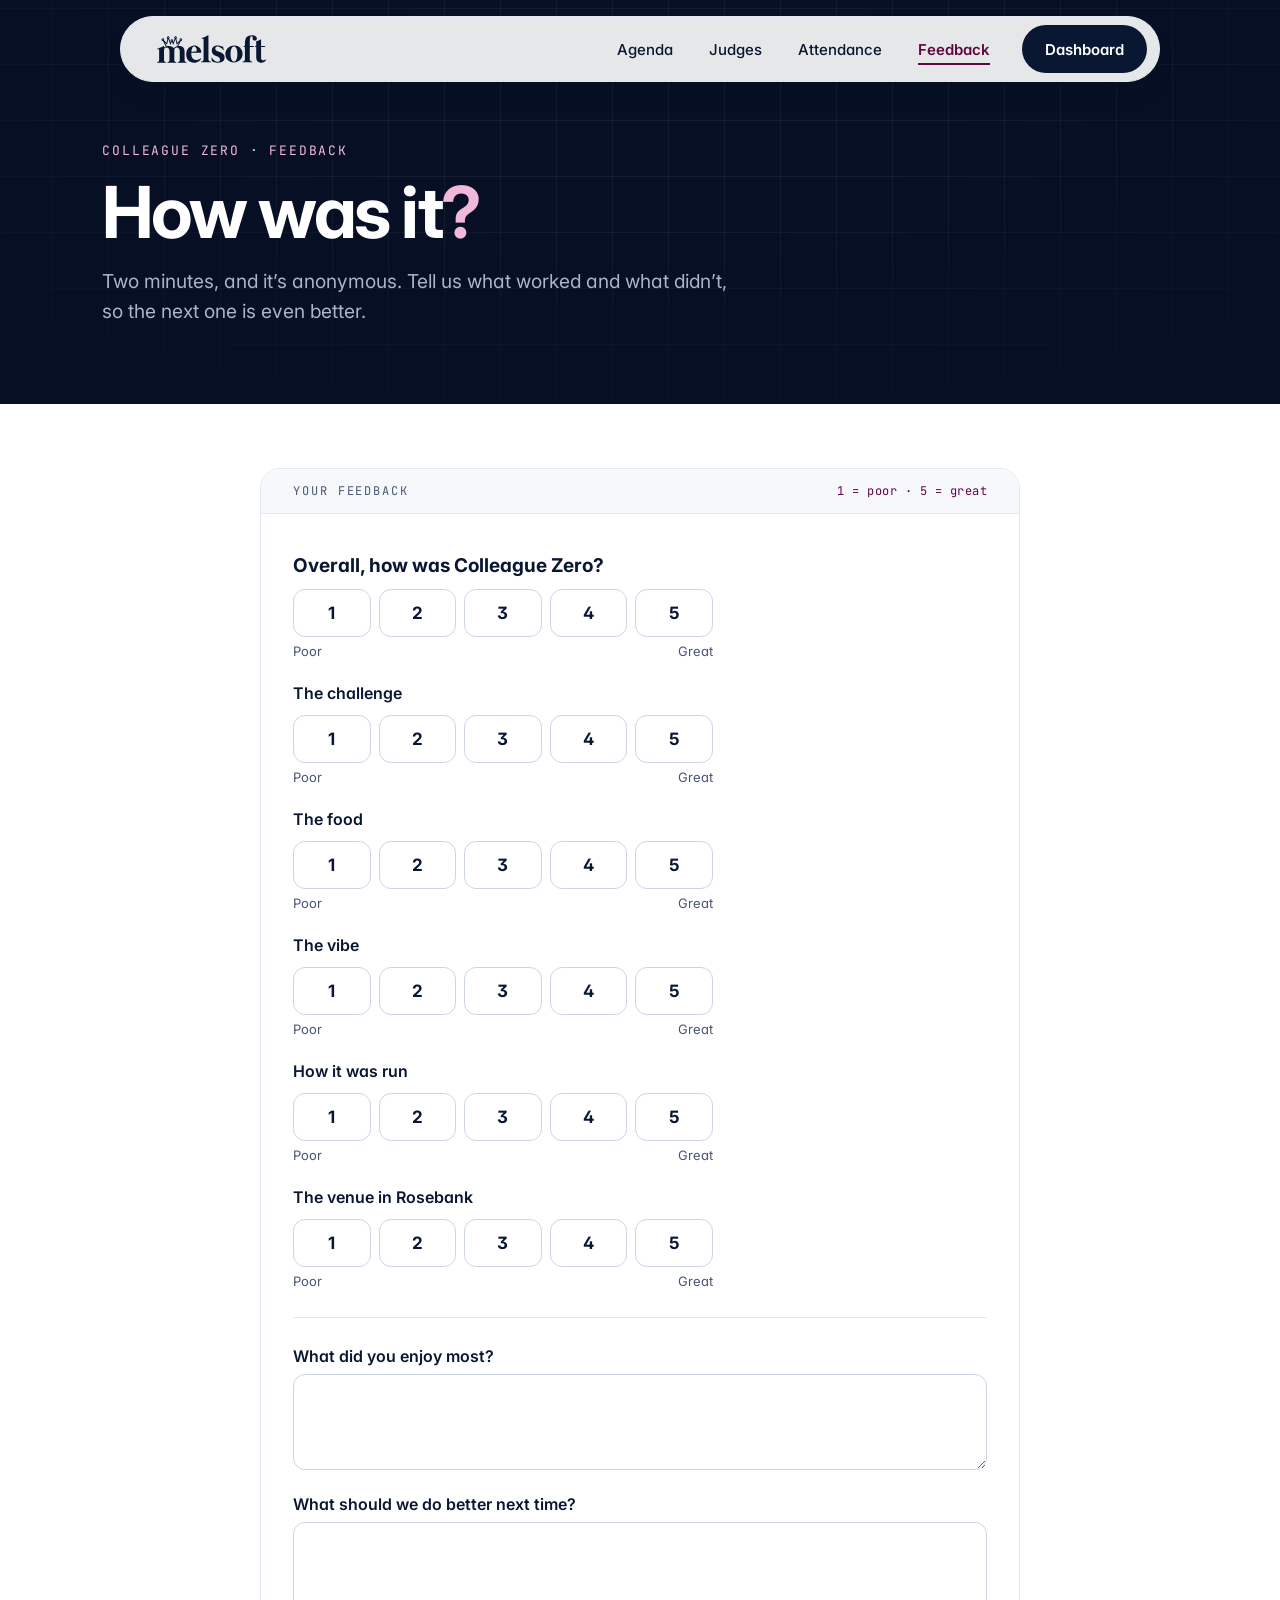
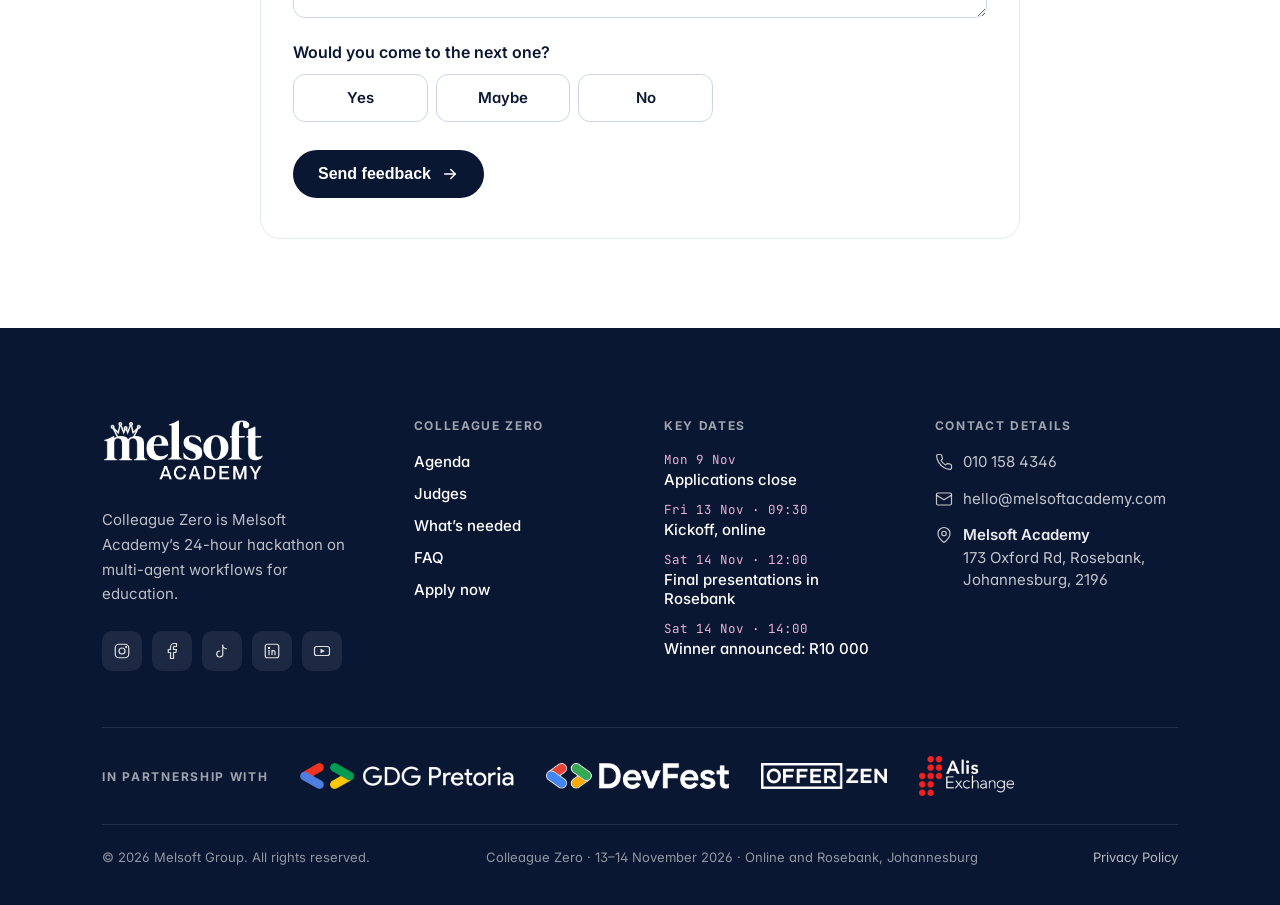
<file: feedback.html>
<!DOCTYPE html>
<html lang="en">
<head>
<meta charset="utf-8">
<meta name="viewport" content="width=device-width, initial-scale=1, viewport-fit=cover">
<title>Feedback · Colleague Zero</title>
<meta name="description" content="Tell us how Colleague Zero went: the challenge, the food, the vibe and everything else.">
<meta name="robots" content="noindex">
<meta property="og:type" content="website">
<meta property="og:title" content="Feedback · Colleague Zero">
<meta property="og:description" content="How was Colleague Zero? Two minutes, and it shapes the next one.">
<meta property="og:image" content="https://hackathon-26.melsoft.org/og.png">
<link rel="icon" type="image/webp" href="Icon-40.webp">
<link rel="preconnect" href="https://fonts.googleapis.com">
<link rel="preconnect" href="https://fonts.gstatic.com" crossorigin>
<link rel="stylesheet" href="https://fonts.googleapis.com/css2?family=Inter:wght@400;500;600;700;800&family=JetBrains+Mono:wght@400;500&display=swap">
<link rel="stylesheet" href="site.css?v=20261112h">
<script src="site.js?v=20261106h" defer></script>
<style>
  /* Same card as the attendance and RSVP pages: a bar, then the form; a thank-you replaces it. */
  .fb-section { padding: clamp(40px, 5vw, 72px) 0 clamp(56px, 7vw, 104px); }
  .fb { max-width: 760px; margin: 0 auto; padding: 0; overflow: hidden; }
  .fb:hover { transform: none; }
  .fb-bar { display: flex; align-items: center; justify-content: space-between; gap: 16px; padding: 14px clamp(20px, 3vw, 32px); background: #f6f8fc; border-bottom: 1px solid #e3e8f2; font-size: 12px; letter-spacing: .16em; text-transform: uppercase; color: #4a5675; }
  .fb-bar .when { letter-spacing: .04em; text-transform: none; color: #5e0743; }
  .fb-body { display: flex; flex-direction: column; gap: 28px; padding: clamp(24px, 4vw, 40px) clamp(20px, 3vw, 32px); }
  .fb-body h2 { margin: 0; font-size: 22px; font-weight: 700; letter-spacing: -.02em; color: #0a1733; }
  .fb-group { display: flex; flex-direction: column; gap: 24px; }
  .fb-group + .fb-group { padding-top: 28px; border-top: 1px solid #e3e8f2; }

  fieldset { min-width: 0; margin: 0; padding: 0; border: 0; }
  legend { margin-bottom: 12px; padding: 0; font-size: 16px; font-weight: 600; color: #0a1733; }
  legend span { font-weight: 400; color: #4a5675; }
  .rate[data-key="overall"] legend { font-size: 19px; font-weight: 700; }
  .pills { display: grid; grid-template-columns: repeat(5, minmax(0, 1fr)); gap: 8px; max-width: 420px; }
  .opt { position: relative; cursor: pointer; }
  .opt input { position: absolute; opacity: 0; pointer-events: none; }
  .opt span { display: flex; align-items: center; justify-content: center; height: 48px; border: 1px solid #cdd5e5; border-radius: 12px; background: #ffffff; font-size: 17px; font-weight: 700; color: #0a1733; transition: border-color .2s ease, background-color .2s ease, color .2s ease; }
  .opt:hover span { border-color: #8c9bbb; }
  .opt input:checked + span { border-color: #5e0743; background: #5e0743; color: #ffffff; }
  .opt input:focus-visible + span { outline: 3px solid #5e0743; outline-offset: 3px; }
  .rate-err { margin: 10px 0 0; font-size: 14px; font-weight: 600; color: #b42318; }
  .rate.missing .opt span { border-color: #b42318; }
  .ends { display: flex; justify-content: space-between; max-width: 420px; margin-top: 6px; font-size: 13px; color: #4a5675; }

  .choices { display: grid; grid-template-columns: repeat(3, minmax(0, 1fr)); gap: 8px; max-width: 420px; }
  .choices .opt span { height: 48px; font-size: 15px; font-weight: 600; }

  .fb-fields { display: grid; grid-template-columns: minmax(0, 1fr) minmax(0, 1fr); gap: 20px; }
  .cz-field { display: flex; flex-direction: column; gap: 8px; }
  .cz-field label { font-size: 16px; font-weight: 600; color: #0a1733; }
  .cz-field label span { font-weight: 400; color: #4a5675; }
  .cz-input { width: 100%; min-height: 48px; padding: 12px 14px; border: 1px solid #cdd5e5; border-radius: 12px; font: inherit; font-size: 16px; color: #0a1733; background: #ffffff; transition: border-color .2s ease, box-shadow .2s ease; }
  .cz-input:hover { border-color: #8c9bbb; }
  .cz-input:focus { border-color: #5e0743; box-shadow: 0 0 0 4px rgba(94, 7, 67, .15); outline: none; }
  textarea.cz-input { min-height: 96px; resize: vertical; }
  .hint { margin: 0; font-size: 14px; line-height: 1.5; color: #4a5675; }
  .fb-trap { position: absolute; left: -9999px; width: 1px; height: 1px; overflow: hidden; }

  .fb-err { margin: 0; padding: 14px 18px; border-left: 3px solid #b42318; border-radius: 0 12px 12px 0; background: #fdf0ef; font-size: 15px; line-height: 1.55; color: #7a1a12; }
  .fb-actions { display: flex; flex-wrap: wrap; align-items: center; gap: 12px 20px; }
  .fb-actions span { font-size: 14px; color: #4a5675; }
  .cz-btn[disabled] { opacity: .6; cursor: progress; transform: none; }

  .fb-done .fb-body { gap: 16px; }
  .fb-done:focus { outline: none; }
  .fb-tick { display: flex; align-items: center; justify-content: center; width: 52px; height: 52px; border-radius: 14px; background: #5e0743; color: #ffffff; }
  .fb-done h2 { margin: 8px 0 0; font-size: clamp(28px, 3.4vw, 40px); line-height: 1.08; }
  .fb-done p { margin: 0; max-width: 56ch; font-size: 17px; line-height: 1.65; color: #34405e; }
  .fb-done .fb-actions { margin-top: 12px; }

  @media (max-width: 600px) {
    .fb-fields { grid-template-columns: minmax(0, 1fr); }
    .fb-bar { font-size: 11px; letter-spacing: .12em; }
    .pills, .ends { max-width: none; }
    .fb-bar .when { display: none; }
  }
</style>
</head>
<body>

<header class="cz-mhead">
<a class="cz-mhead-logo" href="index.html" aria-label="Melsoft Academy, Colleague Zero home"><img src="assets/melsoft-academy-navy.webp" alt="Melsoft Academy" width="102" height="40"></a>
<a class="cz-btn cz-btn-primary" href="https://colleague-zero.melsoft.org/" style="min-height: 40px; padding: 0 18px; font-size: 14px">Dashboard</a>
</header>
<header class="cz-nav" style="position: fixed; top: 16px; left: 0; right: 0; z-index: 100; pointer-events: none">
<div class="cz-wrap">
<div class="cz-bar" style="pointer-events: auto; max-width: 1040px; margin: 0 auto; display: flex; align-items: center; justify-content: space-between; gap: 16px; flex-wrap: wrap; min-height: 64px; padding: 8px 12px 8px 36px; border-radius: 999px; background: rgba(255,255,255,.9); backdrop-filter: blur(14px); -webkit-backdrop-filter: blur(14px); border: 1px solid #e3e8f2; box-shadow: 0 14px 34px -22px rgba(10,23,51,.45)">
<a href="index.html" aria-label="Melsoft Academy, Colleague Zero home" style="display: flex; align-items: center; text-decoration: none">
<img src="assets/melsoft-logo.svg" alt="Melsoft Academy" style="display: block; height: 32px; width: auto">
</a>
<nav aria-label="Main" style="display: flex; align-items: center; gap: 28px; flex-wrap: wrap">
<a class="cz-link cz-hide-sm" href="agenda.html">Agenda</a>
<a class="cz-link cz-hide-sm" href="judges.html">Judges</a>
<a class="cz-link cz-hide-sm" href="attend.html">Attendance</a>
<a class="cz-link cz-hide-sm" href="feedback.html" aria-current="page">Feedback</a>
<a class="cz-btn cz-btn-primary" href="https://colleague-zero.melsoft.org/" style="min-height: 48px; padding: 0 22px; font-size: 15px">Dashboard</a>
</nav>
</div>
</div>
</header>
<nav class="cz-tabbar" aria-label="Pages">
<a href="agenda.html"><svg width="23" height="23" viewBox="0 0 24 24" fill="none" stroke="currentColor" stroke-width="1.7" stroke-linecap="round" stroke-linejoin="round" aria-hidden="true"><rect x="3" y="5" width="18" height="16" rx="3.2"/><path d="M3 10.2h18M8 3v4M16 3v4"/><path d="M7.4 14h4.2M7.4 17.4h7.2"/></svg><b>Agenda</b></a>
<a href="judges.html"><svg width="23" height="23" viewBox="0 0 24 24" fill="none" stroke="currentColor" stroke-width="1.7" stroke-linecap="round" stroke-linejoin="round" aria-hidden="true"><circle cx="9.2" cy="8.2" r="3.3"/><path d="M3.4 19.4c0-3.1 2.6-5.2 5.8-5.2s5.8 2.1 5.8 5.2"/><path d="M16.1 5.5a3.3 3.3 0 0 1 0 5.9"/><path d="M17.6 14.7c2 .7 3.3 2.4 3.3 4.7"/></svg><b>Judges</b></a>
<a href="attend.html"><svg width="23" height="23" viewBox="0 0 24 24" fill="none" stroke="currentColor" stroke-width="1.7" stroke-linecap="round" stroke-linejoin="round" aria-hidden="true"><path d="M4 8.2V6.4A2.4 2.4 0 0 1 6.4 4h1.8"/><path d="M15.8 4h1.8A2.4 2.4 0 0 1 20 6.4v1.8"/><path d="M20 15.8v1.8a2.4 2.4 0 0 1-2.4 2.4h-1.8"/><path d="M8.2 20H6.4A2.4 2.4 0 0 1 4 17.6v-1.8"/><path d="m8.4 12.2 2.4 2.4 4.8-5"/></svg><b>Attendance</b></a>
<a href="feedback.html" aria-current="page"><svg width="23" height="23" viewBox="0 0 24 24" fill="none" stroke="currentColor" stroke-width="1.7" stroke-linecap="round" stroke-linejoin="round" aria-hidden="true"><path d="M20 15.2a2.4 2.4 0 0 1-2.4 2.4H9l-4.6 3.6V6.4A2.4 2.4 0 0 1 6.8 4h10.8A2.4 2.4 0 0 1 20 6.4z"/><path d="m12.2 7.6.95 1.95 2.15.3-1.55 1.5.37 2.13-1.92-1-1.92 1 .37-2.13-1.55-1.5 2.15-.3z"/></svg><b>Feedback</b></a>
</nav>

<div class="page">

<section class="page-head page-head-dark cz-grid-bg">
<div class="cz-wrap">
<span class="cz-mono eyebrow">Colleague Zero · Feedback</span>
<h1>How was it<span>?</span></h1>
<p class="lede">Two minutes, and it’s anonymous. Tell us what worked and what didn’t, so the next one is even better.</p>
</div>
</section>

<section class="fb-section">
<div class="cz-wrap">

<form class="fb cz-card" id="fb" novalidate>
<div class="fb-bar"><span class="cz-mono">Your feedback</span><span class="cz-mono when">1 = poor · 5 = great</span></div>
<div class="fb-body">

<div class="fb-group">
<fieldset class="rate" data-key="overall" id="overall"><legend>Overall, how was Colleague Zero?</legend><div class="pills"><label class="opt"><input type="radio" name="overall" value="1"><span>1</span></label><label class="opt"><input type="radio" name="overall" value="2"><span>2</span></label><label class="opt"><input type="radio" name="overall" value="3"><span>3</span></label><label class="opt"><input type="radio" name="overall" value="4"><span>4</span></label><label class="opt"><input type="radio" name="overall" value="5"><span>5</span></label></div><div class="ends" aria-hidden="true"><span>Poor</span><span>Great</span></div></fieldset>
<fieldset class="rate" data-key="challenge"><legend>The challenge</legend><div class="pills"><label class="opt"><input type="radio" name="challenge" value="1"><span>1</span></label><label class="opt"><input type="radio" name="challenge" value="2"><span>2</span></label><label class="opt"><input type="radio" name="challenge" value="3"><span>3</span></label><label class="opt"><input type="radio" name="challenge" value="4"><span>4</span></label><label class="opt"><input type="radio" name="challenge" value="5"><span>5</span></label></div><div class="ends" aria-hidden="true"><span>Poor</span><span>Great</span></div></fieldset>
<fieldset class="rate" data-key="food"><legend>The food</legend><div class="pills"><label class="opt"><input type="radio" name="food" value="1"><span>1</span></label><label class="opt"><input type="radio" name="food" value="2"><span>2</span></label><label class="opt"><input type="radio" name="food" value="3"><span>3</span></label><label class="opt"><input type="radio" name="food" value="4"><span>4</span></label><label class="opt"><input type="radio" name="food" value="5"><span>5</span></label></div><div class="ends" aria-hidden="true"><span>Poor</span><span>Great</span></div></fieldset>
<fieldset class="rate" data-key="vibe"><legend>The vibe</legend><div class="pills"><label class="opt"><input type="radio" name="vibe" value="1"><span>1</span></label><label class="opt"><input type="radio" name="vibe" value="2"><span>2</span></label><label class="opt"><input type="radio" name="vibe" value="3"><span>3</span></label><label class="opt"><input type="radio" name="vibe" value="4"><span>4</span></label><label class="opt"><input type="radio" name="vibe" value="5"><span>5</span></label></div><div class="ends" aria-hidden="true"><span>Poor</span><span>Great</span></div></fieldset>
<fieldset class="rate" data-key="organisation"><legend>How it was run</legend><div class="pills"><label class="opt"><input type="radio" name="organisation" value="1"><span>1</span></label><label class="opt"><input type="radio" name="organisation" value="2"><span>2</span></label><label class="opt"><input type="radio" name="organisation" value="3"><span>3</span></label><label class="opt"><input type="radio" name="organisation" value="4"><span>4</span></label><label class="opt"><input type="radio" name="organisation" value="5"><span>5</span></label></div><div class="ends" aria-hidden="true"><span>Poor</span><span>Great</span></div></fieldset>
<fieldset class="rate" data-key="venue"><legend>The venue in Rosebank</legend><div class="pills"><label class="opt"><input type="radio" name="venue" value="1"><span>1</span></label><label class="opt"><input type="radio" name="venue" value="2"><span>2</span></label><label class="opt"><input type="radio" name="venue" value="3"><span>3</span></label><label class="opt"><input type="radio" name="venue" value="4"><span>4</span></label><label class="opt"><input type="radio" name="venue" value="5"><span>5</span></label></div><div class="ends" aria-hidden="true"><span>Poor</span><span>Great</span></div></fieldset>
</div>

<div class="fb-group">
<div class="cz-field">
<label for="f-best">What did you enjoy most?</label>
<textarea id="f-best" class="cz-input" name="best" rows="3"></textarea>
</div>
<div class="cz-field">
<label for="f-better">What should we do better next time?</label>
<textarea id="f-better" class="cz-input" name="better" rows="3"></textarea>
</div>
<fieldset>
<legend>Would you come to the next one?</legend>
<div class="choices">
<label class="opt"><input type="radio" name="again" value="Yes"><span>Yes</span></label>
<label class="opt"><input type="radio" name="again" value="Maybe"><span>Maybe</span></label>
<label class="opt"><input type="radio" name="again" value="No"><span>No</span></label>
</div>
</fieldset>
</div>

<div class="fb-trap" aria-hidden="true"><label for="f-website">Website</label><input id="f-website" type="text" name="website" tabindex="-1" autocomplete="off"></div>

<p class="fb-err" id="err" role="alert" hidden></p>

<div class="fb-actions">
<button class="cz-btn cz-btn-primary" type="submit" id="send">Send feedback
<svg width="18" height="18" viewBox="0 0 24 24" fill="none" stroke="currentColor" stroke-width="2" stroke-linecap="round" stroke-linejoin="round" aria-hidden="true"><path d="M5 12h14"></path><path d="m13 6 6 6-6 6"></path></svg>
</button>
</div>

</div>
</form>

<div class="fb cz-card fb-done" id="done" tabindex="-1" hidden>
<div class="fb-bar"><span class="cz-mono">Your feedback</span><span class="cz-mono when">Received</span></div>
<div class="fb-body">
<span class="fb-tick" aria-hidden="true"><svg width="26" height="26" viewBox="0 0 24 24" fill="none" stroke="currentColor" stroke-width="2.4" stroke-linecap="round" stroke-linejoin="round"><path d="m5 12.5 4.5 4.5L19 7.5"></path></svg></span>
<h2>Thank you.</h2>
<p>We read every answer. Thanks for being part of Colleague Zero.</p>
<div class="fb-actions">
<a class="cz-btn cz-btn-primary" href="https://colleague-zero.melsoft.org/">Back to the dashboard</a>
</div>
</div>
</div>

</div>
</section>

<footer class="cz-foot">
<div class="cz-wrap">
<div class="cz-foot-grid">
<div class="cz-foot-brand">
<a href="https://www.melsoftacademy.com/" aria-label="Melsoft Academy website" target="_blank" rel="noopener noreferrer" style="display: inline-block"><img src="assets/melsoft-academy-white.webp" alt="Melsoft Academy" width="162" height="64"></a>
<p>Colleague Zero is Melsoft Academy’s 24-hour hackathon on multi-agent workflows for education.</p>
<div class="cz-foot-social">
<a href="https://www.instagram.com/melsofthq/" aria-label="Melsoft Academy on Instagram" target="_blank" rel="noopener noreferrer"><svg width="18" height="18" viewBox="0 0 24 24" fill="none" stroke="currentColor" stroke-width="1.6" stroke-linecap="round" stroke-linejoin="round" aria-hidden="true"><rect x="3" y="3" width="18" height="18" rx="5"></rect><circle cx="12" cy="12" r="4"></circle><circle cx="17.5" cy="6.5" r="0.6" fill="currentColor"></circle></svg></a>
<a href="https://www.facebook.com/melsoftacademy" aria-label="Melsoft Academy on Facebook" target="_blank" rel="noopener noreferrer"><svg width="18" height="18" viewBox="0 0 24 24" fill="none" stroke="currentColor" stroke-width="1.6" stroke-linecap="round" stroke-linejoin="round" aria-hidden="true"><path d="M18 2h-3a5 5 0 0 0-5 5v3H7v4h3v8h4v-8h3l1-4h-4V7a1 1 0 0 1 1-1h3z"></path></svg></a>
<a href="https://www.tiktok.com/@melsofthq" aria-label="Melsoft Academy on TikTok" target="_blank" rel="noopener noreferrer"><svg width="18" height="18" viewBox="0 0 24 24" fill="none" stroke="currentColor" stroke-width="1.6" stroke-linecap="round" stroke-linejoin="round" aria-hidden="true"><path d="M9 12a4 4 0 1 0 4 4v-12a5 5 0 0 0 5 5"></path></svg></a>
<a href="https://www.linkedin.com/school/melsoftza/" aria-label="Melsoft Academy on LinkedIn" target="_blank" rel="noopener noreferrer"><svg width="18" height="18" viewBox="0 0 24 24" fill="none" stroke="currentColor" stroke-width="1.6" stroke-linecap="round" stroke-linejoin="round" aria-hidden="true"><rect x="3" y="3" width="18" height="18" rx="3"></rect><line x1="8" y1="11" x2="8" y2="17"></line><circle cx="8" cy="8" r="0.8" fill="currentColor"></circle><path d="M12 17v-3.5a2 2 0 0 1 4 0V17M12 11v6"></path></svg></a>
<a href="https://www.youtube.com/@melsofthq" aria-label="Melsoft Academy on YouTube" target="_blank" rel="noopener noreferrer"><svg width="18" height="18" viewBox="0 0 24 24" fill="none" stroke="currentColor" stroke-width="1.6" stroke-linecap="round" stroke-linejoin="round" aria-hidden="true"><rect x="2" y="6" width="20" height="12" rx="3"></rect><polygon points="10 9 16 12 10 15" fill="currentColor" stroke="none"></polygon></svg></a>
</div>
</div>
<div>
<h2 class="cz-foot-h">Colleague Zero</h2>
<ul class="cz-foot-links">
<li><a href="agenda.html">Agenda</a></li>
<li><a href="judges.html">Judges</a></li>
<li><a href="needed.html">What’s needed</a></li>
<li><a href="index.html#faq">FAQ</a></li>
<li><a href="index.html#apply">Apply now</a></li>
</ul>
</div>
<div>
<h2 class="cz-foot-h">Key dates</h2>
<ul class="cz-foot-dates">
<li><span class="cz-mono when">Mon 9 Nov</span><span class="what">Applications close</span></li>
<li><span class="cz-mono when">Fri 13 Nov · 09:30</span><span class="what">Kickoff, online</span></li>
<li><span class="cz-mono when">Sat 14 Nov · 12:00</span><span class="what">Final presentations in Rosebank</span></li>
<li><span class="cz-mono when">Sat 14 Nov · 14:00</span><span class="what">Winner announced: R10 000</span></li>
</ul>
</div>
<div>
<h2 class="cz-foot-h">Contact details</h2>
<div class="cz-foot-contact">
<a href="tel:+27101584346"><svg width="18" height="18" viewBox="0 0 24 24" fill="none" stroke="currentColor" stroke-width="1.6" stroke-linecap="round" stroke-linejoin="round" aria-hidden="true"><path d="M22 16.92v3a2 2 0 0 1-2.18 2 19.79 19.79 0 0 1-8.63-3.07 19.5 19.5 0 0 1-6-6 19.79 19.79 0 0 1-3.07-8.67A2 2 0 0 1 4.11 2h3a2 2 0 0 1 2 1.72 12.84 12.84 0 0 0 .7 2.81 2 2 0 0 1-.45 2.11L8.09 9.91a16 16 0 0 0 6 6l1.27-1.27a2 2 0 0 1 2.11-.45 12.84 12.84 0 0 0 2.81.7A2 2 0 0 1 22 16.92z"></path></svg>010 158 4346</a>
<a href="mailto:hello@melsoftacademy.com"><svg width="18" height="18" viewBox="0 0 24 24" fill="none" stroke="currentColor" stroke-width="1.6" stroke-linecap="round" stroke-linejoin="round" aria-hidden="true"><rect x="2" y="4" width="20" height="16" rx="2"></rect><path d="m22 7-10 6L2 7"></path></svg>hello@melsoftacademy.com</a>
<div><svg width="18" height="18" viewBox="0 0 24 24" fill="none" stroke="currentColor" stroke-width="1.6" stroke-linecap="round" stroke-linejoin="round" aria-hidden="true"><path d="M20 10c0 6-8 12-8 12s-8-6-8-12a8 8 0 0 1 16 0Z"></path><circle cx="12" cy="10" r="3"></circle></svg><span><strong>Melsoft Academy</strong><br>173 Oxford Rd, Rosebank,<br>Johannesburg, 2196</span></div>
</div>
</div>
</div>
<div class="cz-foot-partners">
<span class="cz-foot-h">In partnership with</span>
<a href="https://gdg.community.dev/gdg-pretoria/" target="_blank" rel="noopener noreferrer"><img src="assets/gdg-pretoria-white.png" alt="GDG Pretoria" width="214" height="26"></a>
<a href="https://developers.google.com/community/devfest" target="_blank" rel="noopener noreferrer"><img src="assets/devfest-white.png" alt="DevFest" width="184" height="26"></a>
<a href="https://www.offerzen.com/" target="_blank" rel="noopener noreferrer"><img src="assets/offerzen-white.png" alt="OfferZen" width="126" height="26"></a>
<a href="https://alisx.com/" target="_blank" rel="noopener noreferrer"><img src="assets/alisx-white.png" alt="Alis Exchange" width="95" height="40" class="cz-logo-tall"></a>
</div>
<div class="cz-foot-bottom">
<span>© 2026 Melsoft Group. All rights reserved.</span>
<span>Colleague Zero · 13–14 November 2026 · Online and Rosebank, Johannesburg</span>
<a href="https://www.melsoftacademy.com/privacy-policy" target="_blank" rel="noopener noreferrer">Privacy Policy</a>
</div>
</div>
</footer>
</div>

<script>
/* Feedback: posts to the same Apps Script as applications (form=feedback), which puts each
 * answer in the Feedback tab. Only the overall rating is required; answers are anonymous. */
(function () {
  "use strict";
  var LEADS_URL = "https://script.google.com/macros/s/AKfycbx-QY6HJZnCcVZjmOOLT7YMZxC5aPYOYR6Tw5Jy2SFmot4-okwnTbTX4Rw_wNzDJ8cH/exec";
  var RATINGS = ["overall", "challenge", "food", "vibe", "organisation", "venue"];
  var $ = function (id) { return document.getElementById(id); };
  var form = $("fb"), done = $("done"), err = $("err"), send = $("send"), sending = false;

  function picked(name) {
    var on = form.querySelector('input[name="' + name + '"]:checked');
    return on ? on.value : "";
  }

  // Clear the overall-rating warning as soon as one is picked.
  Array.prototype.forEach.call(form.querySelectorAll('input[name="overall"]'), function (r) {
    r.addEventListener("change", function () {
      $("overall").classList.remove("missing");
      var note = $("overall-err");
      if (note) note.remove();
    });
  });

  form.addEventListener("submit", function (e) {
    e.preventDefault();
    if (sending) return;
    err.hidden = true;
    if (!picked("overall")) {
      // Show the message where the question is, not down by the button.
      var box = $("overall");
      box.classList.add("missing");
      if (!$("overall-err")) {
        var note = document.createElement("p");
        note.className = "rate-err"; note.id = "overall-err"; note.setAttribute("role", "alert");
        note.textContent = "Pick a rating from 1 to 5 to send your feedback.";
        box.appendChild(note);
      }
      box.scrollIntoView({ block: "center", behavior: "smooth" });
      form.querySelector('input[name="overall"]').focus({ preventScroll: true });
      return;
    }
    var data = new URLSearchParams({ form: "feedback", best: $("f-best").value, better: $("f-better").value,
      again: picked("again"), website: $("f-website").value });
    RATINGS.forEach(function (k) { data.set(k, picked(k)); });

    sending = true;
    send.disabled = true;
    send.firstChild.textContent = "Sending… ";
    fetch(LEADS_URL, { method: "POST", body: data })
      .then(function (res) { return res.json(); })
      .then(function (out) {
        if (!out.ok) throw new Error(out.error);
        form.hidden = true;
        done.hidden = false;
        done.focus();
      })
      .catch(function (x) {
        err.textContent = (x && x.message) || "Something went wrong. Please try again.";
        err.hidden = false;
        err.scrollIntoView({ block: "center", behavior: "smooth" });
      })
      .then(function () { sending = false; send.disabled = false; send.firstChild.textContent = "Send feedback "; });
  });
})();
</script>

</body>
</html>
</file>
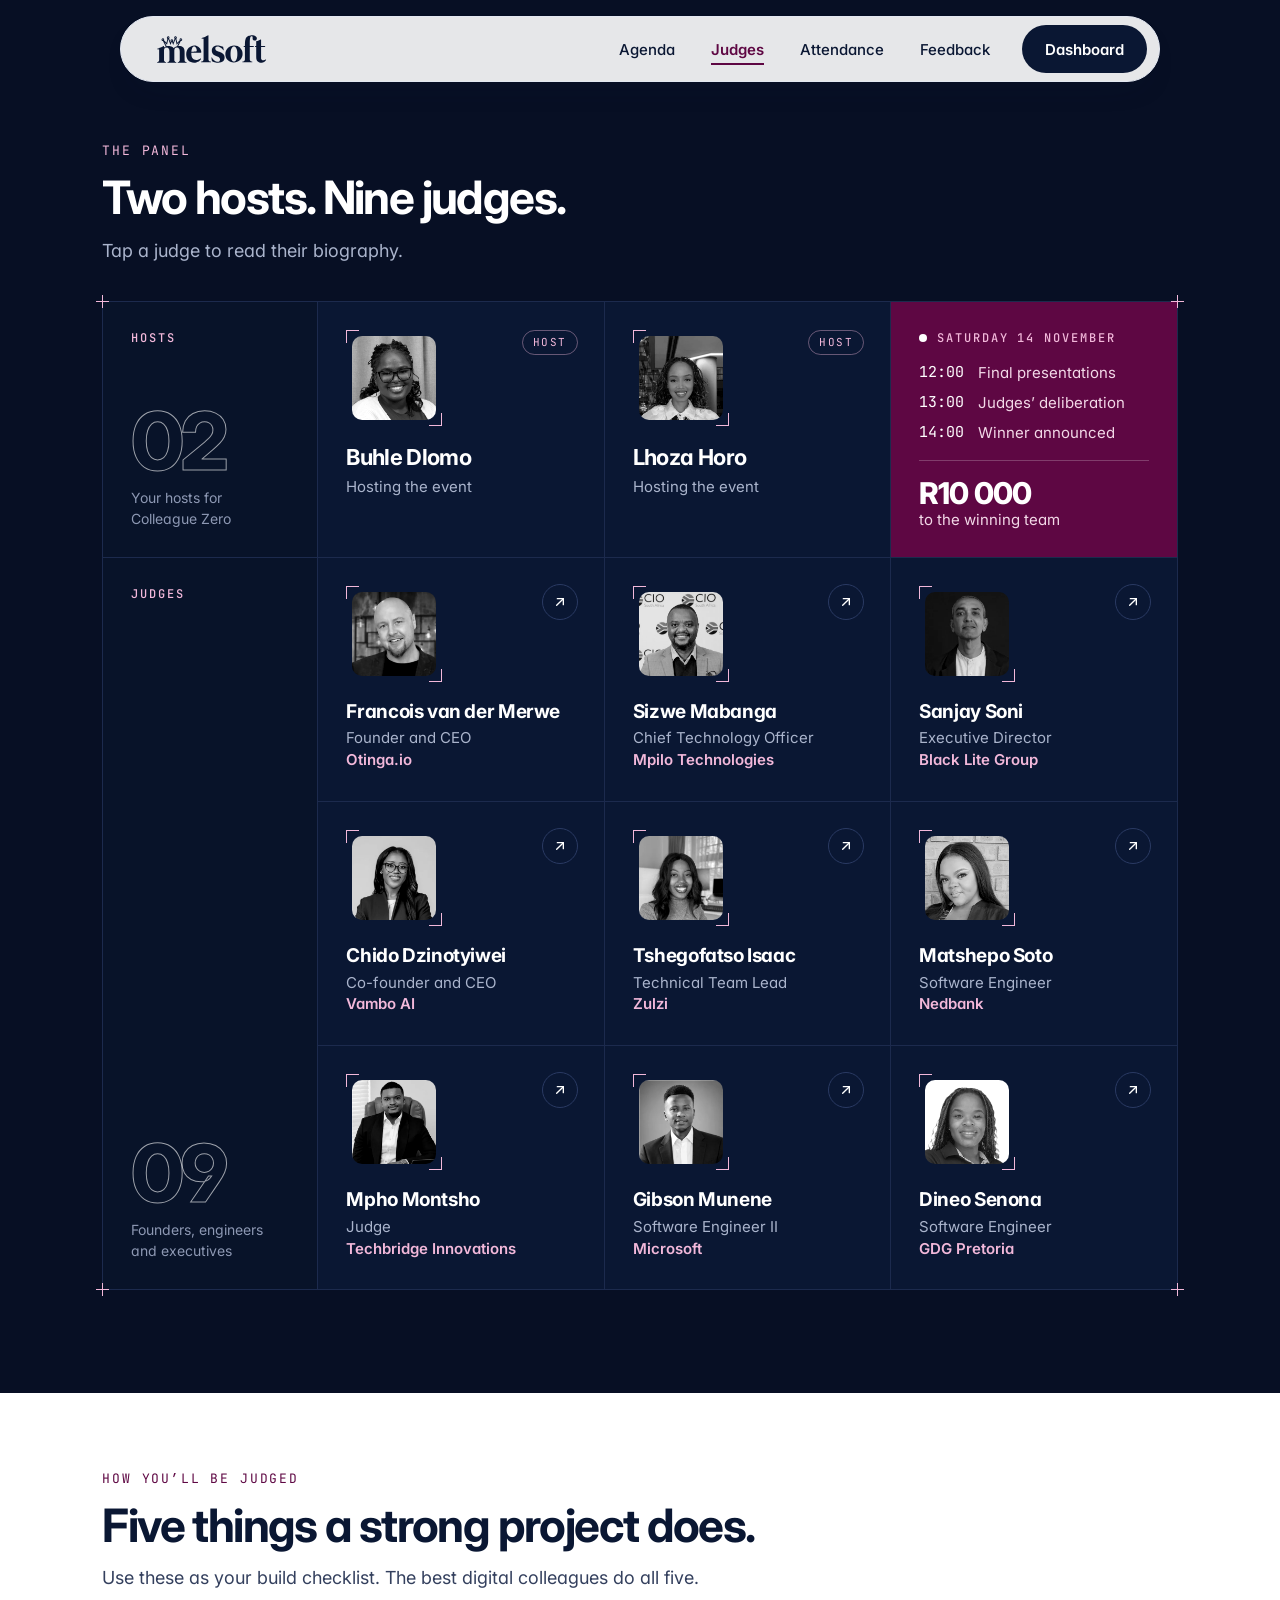
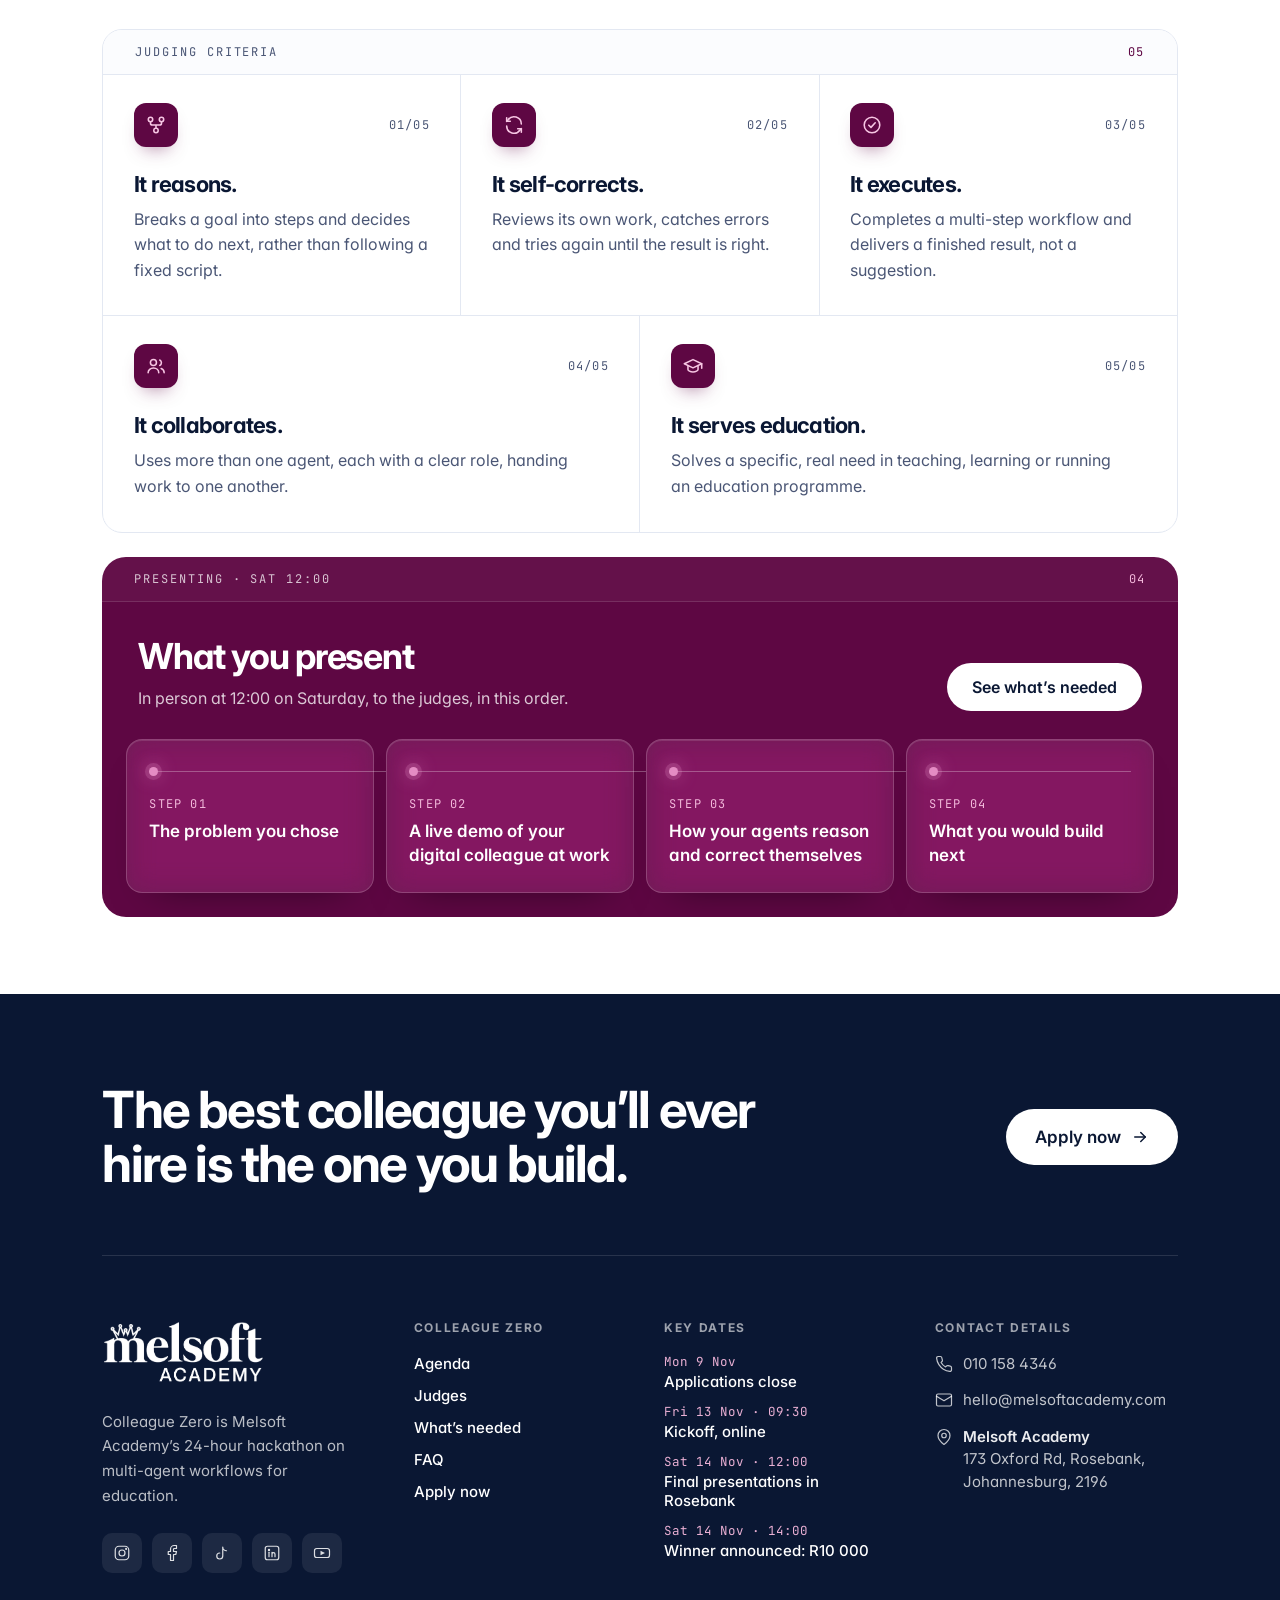
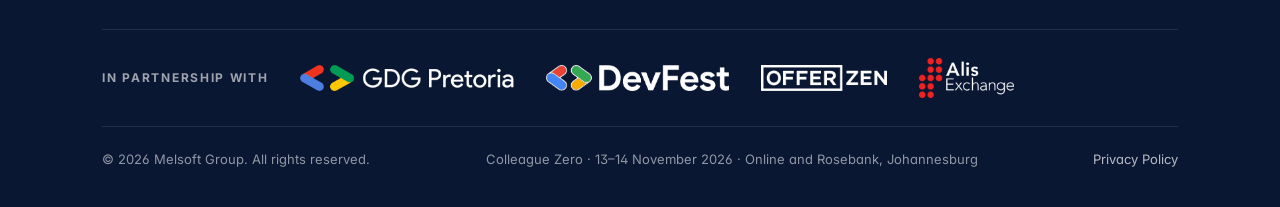
<file: judges.html>
<!DOCTYPE html>
<html lang="en">
<head>
<meta charset="utf-8">
<meta name="viewport" content="width=device-width, initial-scale=1, viewport-fit=cover">
<title>Judges · Colleague Zero</title>
<meta name="description" content="Meet the judges of Colleague Zero, Melsoft Academy's 24-hour hackathon on multi-agent workflows for education, and how projects are judged.">
<link rel="canonical" href="https://hackathon-26.melsoft.org/judges.html">
<meta property="og:type" content="website">
<meta property="og:title" content="Judges · Colleague Zero">
<meta property="og:description" content="Nine judges, final presentations in person on Saturday 14 November.">
<meta property="og:image" content="https://hackathon-26.melsoft.org/og.png">
<link rel="icon" type="image/webp" href="Icon-40.webp">
<link rel="preconnect" href="https://fonts.googleapis.com">
<link rel="preconnect" href="https://fonts.gstatic.com" crossorigin>
<link rel="stylesheet" href="https://fonts.googleapis.com/css2?family=Inter:wght@400;500;600;700;800&family=JetBrains+Mono:wght@400;500&display=swap">
<link rel="stylesheet" href="site.css?v=20261112h">
<script src="site.js?v=20261106h" defer></script>
<style>
  /* Framed panels like the judges panel: a header bar, then cells split by 1px hairlines
     (the grid's gap showing its background). */
  .frame { border: 1px solid #e3e8f2; border-radius: 20px; overflow: hidden; background: #ffffff; }

  /* How you'll be judged: three across, then two, so no card is left on its own. */
  .criteria { list-style: none; margin: 0; padding: 0; display: grid; grid-template-columns: repeat(6, minmax(0, 1fr)); gap: 1px; background: #e3e8f2; }
  .criteria li { grid-column: span 2; background: #ffffff; padding: 28px clamp(22px, 2.4vw, 32px) 32px; display: flex; flex-direction: column; gap: 10px; transition: background .2s ease; }
  .criteria li:nth-child(n+4) { grid-column: span 3; }
  .criteria li:hover { background-color: #fbf6f9; }
  .crit-top { display: flex; align-items: center; justify-content: space-between; margin-bottom: 14px; }
  .crit-ico { display: flex; align-items: center; justify-content: center; width: 44px; height: 44px; border-radius: 12px; background: #5e0743; color: #f7c6e3; box-shadow: 0 10px 20px -12px rgba(94, 7, 67, .8); }
  .crit-n { font-size: 12px; letter-spacing: .1em; color: #4a5675; }
  .criteria h3 { margin: 0; font-size: 22px; }
  .criteria p { margin: 0; font-size: 16px; line-height: 1.6; color: #4a5675; max-width: 46ch; }
  @media (max-width: 900px) {
    .criteria { grid-template-columns: repeat(2, minmax(0, 1fr)); }
    .criteria li, .criteria li:nth-child(n+4) { grid-column: span 1; }
    .criteria li:last-child { grid-column: span 2; }
  }
  @media (max-width: 600px) {
    .criteria { grid-template-columns: 1fr; }
    .criteria li:last-child { grid-column: auto; }
  }

  /* What you present: a plum panel, the four steps as glass cells on one track. */
  .present { margin-top: 24px; }
  .present .cz-panel-bar { background: rgba(255, 255, 255, .04); border-bottom-color: rgba(255, 255, 255, .12); }
  .present .cz-judges-label { color: rgba(255, 255, 255, .75); }
  .present .cz-panel-count { color: #f2b8da; }
  .present-head { display: flex; align-items: flex-end; justify-content: space-between; flex-wrap: wrap; gap: 20px 40px; padding: 32px clamp(22px, 3vw, 36px) 28px; }
  .present h3 { margin: 0; font-size: clamp(26px, 2.8vw, 36px); color: #ffffff; }
  .present p { margin: 8px 0 0; font-size: 16px; line-height: 1.6; color: rgba(255, 255, 255, .78); }
  .steps { padding: 0 clamp(14px, 2vw, 24px) clamp(14px, 2vw, 24px); }
  .steps span { font-size: 12px; letter-spacing: .1em; text-transform: uppercase; color: #f2b8da; }
  .steps b { font-size: 17px; line-height: 1.4; font-weight: 600; color: #ffffff; }
</style>
</head>
<body>

<header class="cz-mhead">
<a class="cz-mhead-logo" href="index.html" aria-label="Melsoft Academy, Colleague Zero home"><img src="assets/melsoft-academy-navy.webp" alt="Melsoft Academy" width="102" height="40"></a>
<a class="cz-btn cz-btn-primary" href="https://colleague-zero.melsoft.org/" style="min-height: 40px; padding: 0 18px; font-size: 14px">Dashboard</a>
</header>
<header class="cz-nav" style="position: fixed; top: 16px; left: 0; right: 0; z-index: 100; pointer-events: none">
<div class="cz-wrap">
<div class="cz-bar" style="pointer-events: auto; max-width: 1040px; margin: 0 auto; display: flex; align-items: center; justify-content: space-between; gap: 16px; flex-wrap: wrap; min-height: 64px; padding: 8px 12px 8px 36px; border-radius: 999px; background: rgba(255,255,255,.9); backdrop-filter: blur(14px); -webkit-backdrop-filter: blur(14px); border: 1px solid #e3e8f2; box-shadow: 0 14px 34px -22px rgba(10,23,51,.45)">
<a href="index.html" aria-label="Melsoft Academy, Colleague Zero home" style="display: flex; align-items: center; text-decoration: none">
<img src="assets/melsoft-logo.svg" alt="Melsoft Academy" style="display: block; height: 32px; width: auto">
</a>
<nav aria-label="Main" style="display: flex; align-items: center; gap: 28px; flex-wrap: wrap">
<a class="cz-link cz-hide-sm" href="agenda.html">Agenda</a>
<a class="cz-link cz-hide-sm" href="judges.html" aria-current="page">Judges</a>
<a class="cz-link cz-hide-sm" href="attend.html">Attendance</a>
<a class="cz-link cz-hide-sm" href="feedback.html">Feedback</a>
<a class="cz-btn cz-btn-primary" href="https://colleague-zero.melsoft.org/" style="min-height: 48px; padding: 0 22px; font-size: 15px">Dashboard</a>
</nav>
</div>
</div>
</header>
<nav class="cz-tabbar" aria-label="Pages">
<a href="agenda.html"><svg width="23" height="23" viewBox="0 0 24 24" fill="none" stroke="currentColor" stroke-width="1.7" stroke-linecap="round" stroke-linejoin="round" aria-hidden="true"><rect x="3" y="5" width="18" height="16" rx="3.2"/><path d="M3 10.2h18M8 3v4M16 3v4"/><path d="M7.4 14h4.2M7.4 17.4h7.2"/></svg><b>Agenda</b></a>
<a href="judges.html" aria-current="page"><svg width="23" height="23" viewBox="0 0 24 24" fill="none" stroke="currentColor" stroke-width="1.7" stroke-linecap="round" stroke-linejoin="round" aria-hidden="true"><circle cx="9.2" cy="8.2" r="3.3"/><path d="M3.4 19.4c0-3.1 2.6-5.2 5.8-5.2s5.8 2.1 5.8 5.2"/><path d="M16.1 5.5a3.3 3.3 0 0 1 0 5.9"/><path d="M17.6 14.7c2 .7 3.3 2.4 3.3 4.7"/></svg><b>Judges</b></a>
<a href="attend.html"><svg width="23" height="23" viewBox="0 0 24 24" fill="none" stroke="currentColor" stroke-width="1.7" stroke-linecap="round" stroke-linejoin="round" aria-hidden="true"><path d="M4 8.2V6.4A2.4 2.4 0 0 1 6.4 4h1.8"/><path d="M15.8 4h1.8A2.4 2.4 0 0 1 20 6.4v1.8"/><path d="M20 15.8v1.8a2.4 2.4 0 0 1-2.4 2.4h-1.8"/><path d="M8.2 20H6.4A2.4 2.4 0 0 1 4 17.6v-1.8"/><path d="m8.4 12.2 2.4 2.4 4.8-5"/></svg><b>Attendance</b></a>
<a href="feedback.html"><svg width="23" height="23" viewBox="0 0 24 24" fill="none" stroke="currentColor" stroke-width="1.7" stroke-linecap="round" stroke-linejoin="round" aria-hidden="true"><path d="M20 15.2a2.4 2.4 0 0 1-2.4 2.4H9l-4.6 3.6V6.4A2.4 2.4 0 0 1 6.8 4h10.8A2.4 2.4 0 0 1 20 6.4z"/><path d="m12.2 7.6.95 1.95 2.15.3-1.55 1.5.37 2.13-1.92-1-1.92 1 .37-2.13-1.55-1.5 2.15-.3z"/></svg><b>Feedback</b></a>
</nav>

<div class="page">

<section class="cz-jsec page-top" id="panel" style="padding-bottom: clamp(64px, 8vw, 120px)">
<div class="cz-wrap">
<h1 class="sr-only">Judges</h1>
<div class="sec-head">
<span class="cz-mono eyebrow">The panel</span>
<h2>Two hosts. Nine judges.</h2>
<p>Tap a judge to read their biography.</p>
</div>
<!-- The same board as the landing page's judges section; the script below adds the people. -->
<div class="cz-jb-frame">
<span class="cz-jb-plus tl" aria-hidden="true"></span><span class="cz-jb-plus tr" aria-hidden="true"></span><span class="cz-jb-plus bl" aria-hidden="true"></span><span class="cz-jb-plus br" aria-hidden="true"></span>
<div class="cz-jb" id="board" data-reveal>
<div class="cz-jb-label"><b class="cz-mono">Hosts</b><span class="cz-jb-count">02</span><span class="cz-jb-note">Your hosts for Colleague Zero</span></div>
<div class="cz-jb-day" id="day"><b class="cz-mono"><span class="cz-jb-live" aria-hidden="true"></span>Saturday 14 November</b><ol><li><time class="cz-mono">12:00</time>Final presentations</li><li><time class="cz-mono">13:00</time>Judges’ deliberation</li><li><time class="cz-mono">14:00</time>Winner announced</li></ol><p class="cz-jb-prize" style="margin: 0"><strong>R10 000</strong>to the winning team</p></div>
<div class="cz-jb-label cz-jb-judges"><b class="cz-mono">Judges</b><span class="cz-jb-count">09</span><span class="cz-jb-note">Founders, engineers and executives</span></div>
</div>
</div>
</div>
</section>

<section class="plain-section" id="criteria">
<div class="cz-wrap">
<div class="sec-head">
<span class="cz-mono eyebrow">How you’ll be judged</span>
<h2>Five things a strong project does.</h2>
<p>Use these as your build checklist. The best digital colleagues do all five.</p>
</div>
<div class="frame">
<div class="cz-panel-bar"><span class="cz-mono cz-judges-label">Judging criteria</span><span class="cz-mono cz-panel-count">05</span></div>
<ol class="criteria" data-reveal>
<li><div class="crit-top"><span class="crit-ico" aria-hidden="true"><svg width="22" height="22" viewBox="0 0 24 24" fill="none" stroke="currentColor" stroke-width="1.7" stroke-linecap="round" stroke-linejoin="round"><circle cx="6" cy="6" r="2.4"/><circle cx="18" cy="6" r="2.4"/><circle cx="12" cy="18" r="2.4"/><path d="M6 8.4V10a2 2 0 0 0 2 2h8a2 2 0 0 0 2-2V8.4M12 12v3.6"/></svg></span><span class="cz-mono crit-n">01/05</span></div><h3>It reasons.</h3><p>Breaks a goal into steps and decides what to do next, rather than following a fixed script.</p></li>
<li><div class="crit-top"><span class="crit-ico" aria-hidden="true"><svg width="22" height="22" viewBox="0 0 24 24" fill="none" stroke="currentColor" stroke-width="1.7" stroke-linecap="round" stroke-linejoin="round"><path d="M20 11a8 8 0 0 0-14.6-4.5L4 8"/><path d="M4 4v4h4"/><path d="M4 13a8 8 0 0 0 14.6 4.5L20 16"/><path d="M20 20v-4h-4"/></svg></span><span class="cz-mono crit-n">02/05</span></div><h3>It self-corrects.</h3><p>Reviews its own work, catches errors and tries again until the result is right.</p></li>
<li><div class="crit-top"><span class="crit-ico" aria-hidden="true"><svg width="22" height="22" viewBox="0 0 24 24" fill="none" stroke="currentColor" stroke-width="1.7" stroke-linecap="round" stroke-linejoin="round"><circle cx="12" cy="12" r="8.5"/><path d="m8.5 12.2 2.4 2.4 4.6-5"/></svg></span><span class="cz-mono crit-n">03/05</span></div><h3>It executes.</h3><p>Completes a multi-step workflow and delivers a finished result, not a suggestion.</p></li>
<li><div class="crit-top"><span class="crit-ico" aria-hidden="true"><svg width="22" height="22" viewBox="0 0 24 24" fill="none" stroke="currentColor" stroke-width="1.7" stroke-linecap="round" stroke-linejoin="round"><circle cx="9.2" cy="8.2" r="3.3"/><path d="M3.4 19.4c0-3.1 2.6-5.2 5.8-5.2s5.8 2.1 5.8 5.2"/><path d="M16.1 5.5a3.3 3.3 0 0 1 0 5.9"/><path d="M17.6 14.7c2 .7 3.3 2.4 3.3 4.7"/></svg></span><span class="cz-mono crit-n">04/05</span></div><h3>It collaborates.</h3><p>Uses more than one agent, each with a clear role, handing work to one another.</p></li>
<li><div class="crit-top"><span class="crit-ico" aria-hidden="true"><svg width="22" height="22" viewBox="0 0 24 24" fill="none" stroke="currentColor" stroke-width="1.7" stroke-linecap="round" stroke-linejoin="round"><path d="M2.5 9.5 12 5l9.5 4.5L12 14z"/><path d="M6.5 11.6v4.2c0 1.3 2.5 2.7 5.5 2.7s5.5-1.4 5.5-2.7v-4.2"/><path d="M21.5 9.5v5"/></svg></span><span class="cz-mono crit-n">05/05</span></div><h3>It serves education.</h3><p>Solves a specific, real need in teaching, learning or running an education programme.</p></li>
</ol>
</div>

<div class="cz-glow-panel present">
<div class="cz-panel-bar"><span class="cz-mono cz-judges-label">Presenting · Sat 12:00</span><span class="cz-mono cz-panel-count">04</span></div>
<div class="present-head">
<div>
<h3>What you present</h3>
<p>In person at 12:00 on Saturday, to the judges, in this order.</p>
</div>
<a class="cz-btn cz-btn-light" href="needed.html">See what’s needed</a>
</div>
<ol class="steps cz-track" data-reveal>
<li class="cz-glass"><span class="cz-mono">Step 01</span><b>The problem you chose</b></li>
<li class="cz-glass"><span class="cz-mono">Step 02</span><b>A live demo of your digital colleague at work</b></li>
<li class="cz-glass"><span class="cz-mono">Step 03</span><b>How your agents reason and correct themselves</b></li>
<li class="cz-glass"><span class="cz-mono">Step 04</span><b>What you would build next</b></li>
</ol>
</div>
</div>
</section>

<footer class="cz-foot">
<div class="cz-wrap">
<div class="cz-foot-cta">
<h2>The best colleague you’ll ever hire is the one you build.</h2>
<a class="cz-btn cz-btn-light" href="index.html#apply" style="min-height: 56px; padding: 0 28px; font-size: 17px">Apply now
<svg width="18" height="18" viewBox="0 0 24 24" fill="none" stroke="currentColor" stroke-width="2" stroke-linecap="round" stroke-linejoin="round" aria-hidden="true"><path d="M5 12h14"></path><path d="m13 6 6 6-6 6"></path></svg>
</a>
</div>
<div class="cz-foot-grid">
<div class="cz-foot-brand">
<a href="https://www.melsoftacademy.com/" aria-label="Melsoft Academy website" target="_blank" rel="noopener noreferrer" style="display: inline-block"><img src="assets/melsoft-academy-white.webp" alt="Melsoft Academy" width="162" height="64"></a>
<p>Colleague Zero is Melsoft Academy’s 24-hour hackathon on multi-agent workflows for education.</p>
<div class="cz-foot-social">
<a href="https://www.instagram.com/melsofthq/" aria-label="Melsoft Academy on Instagram" target="_blank" rel="noopener noreferrer"><svg width="18" height="18" viewBox="0 0 24 24" fill="none" stroke="currentColor" stroke-width="1.6" stroke-linecap="round" stroke-linejoin="round" aria-hidden="true"><rect x="3" y="3" width="18" height="18" rx="5"></rect><circle cx="12" cy="12" r="4"></circle><circle cx="17.5" cy="6.5" r="0.6" fill="currentColor"></circle></svg></a>
<a href="https://www.facebook.com/melsoftacademy" aria-label="Melsoft Academy on Facebook" target="_blank" rel="noopener noreferrer"><svg width="18" height="18" viewBox="0 0 24 24" fill="none" stroke="currentColor" stroke-width="1.6" stroke-linecap="round" stroke-linejoin="round" aria-hidden="true"><path d="M18 2h-3a5 5 0 0 0-5 5v3H7v4h3v8h4v-8h3l1-4h-4V7a1 1 0 0 1 1-1h3z"></path></svg></a>
<a href="https://www.tiktok.com/@melsofthq" aria-label="Melsoft Academy on TikTok" target="_blank" rel="noopener noreferrer"><svg width="18" height="18" viewBox="0 0 24 24" fill="none" stroke="currentColor" stroke-width="1.6" stroke-linecap="round" stroke-linejoin="round" aria-hidden="true"><path d="M9 12a4 4 0 1 0 4 4v-12a5 5 0 0 0 5 5"></path></svg></a>
<a href="https://www.linkedin.com/school/melsoftza/" aria-label="Melsoft Academy on LinkedIn" target="_blank" rel="noopener noreferrer"><svg width="18" height="18" viewBox="0 0 24 24" fill="none" stroke="currentColor" stroke-width="1.6" stroke-linecap="round" stroke-linejoin="round" aria-hidden="true"><rect x="3" y="3" width="18" height="18" rx="3"></rect><line x1="8" y1="11" x2="8" y2="17"></line><circle cx="8" cy="8" r="0.8" fill="currentColor"></circle><path d="M12 17v-3.5a2 2 0 0 1 4 0V17M12 11v6"></path></svg></a>
<a href="https://www.youtube.com/@melsofthq" aria-label="Melsoft Academy on YouTube" target="_blank" rel="noopener noreferrer"><svg width="18" height="18" viewBox="0 0 24 24" fill="none" stroke="currentColor" stroke-width="1.6" stroke-linecap="round" stroke-linejoin="round" aria-hidden="true"><rect x="2" y="6" width="20" height="12" rx="3"></rect><polygon points="10 9 16 12 10 15" fill="currentColor" stroke="none"></polygon></svg></a>
</div>
</div>
<div>
<h2 class="cz-foot-h">Colleague Zero</h2>
<ul class="cz-foot-links">
<li><a href="agenda.html">Agenda</a></li>
<li><a href="judges.html">Judges</a></li>
<li><a href="needed.html">What’s needed</a></li>
<li><a href="index.html#faq">FAQ</a></li>
<li><a href="index.html#apply">Apply now</a></li>
</ul>
</div>
<div>
<h2 class="cz-foot-h">Key dates</h2>
<ul class="cz-foot-dates">
<li><span class="cz-mono when">Mon 9 Nov</span><span class="what">Applications close</span></li>
<li><span class="cz-mono when">Fri 13 Nov · 09:30</span><span class="what">Kickoff, online</span></li>
<li><span class="cz-mono when">Sat 14 Nov · 12:00</span><span class="what">Final presentations in Rosebank</span></li>
<li><span class="cz-mono when">Sat 14 Nov · 14:00</span><span class="what">Winner announced: R10 000</span></li>
</ul>
</div>
<div>
<h2 class="cz-foot-h">Contact details</h2>
<div class="cz-foot-contact">
<a href="tel:+27101584346"><svg width="18" height="18" viewBox="0 0 24 24" fill="none" stroke="currentColor" stroke-width="1.6" stroke-linecap="round" stroke-linejoin="round" aria-hidden="true"><path d="M22 16.92v3a2 2 0 0 1-2.18 2 19.79 19.79 0 0 1-8.63-3.07 19.5 19.5 0 0 1-6-6 19.79 19.79 0 0 1-3.07-8.67A2 2 0 0 1 4.11 2h3a2 2 0 0 1 2 1.72 12.84 12.84 0 0 0 .7 2.81 2 2 0 0 1-.45 2.11L8.09 9.91a16 16 0 0 0 6 6l1.27-1.27a2 2 0 0 1 2.11-.45 12.84 12.84 0 0 0 2.81.7A2 2 0 0 1 22 16.92z"></path></svg>010 158 4346</a>
<a href="mailto:hello@melsoftacademy.com"><svg width="18" height="18" viewBox="0 0 24 24" fill="none" stroke="currentColor" stroke-width="1.6" stroke-linecap="round" stroke-linejoin="round" aria-hidden="true"><rect x="2" y="4" width="20" height="16" rx="2"></rect><path d="m22 7-10 6L2 7"></path></svg>hello@melsoftacademy.com</a>
<div><svg width="18" height="18" viewBox="0 0 24 24" fill="none" stroke="currentColor" stroke-width="1.6" stroke-linecap="round" stroke-linejoin="round" aria-hidden="true"><path d="M20 10c0 6-8 12-8 12s-8-6-8-12a8 8 0 0 1 16 0Z"></path><circle cx="12" cy="10" r="3"></circle></svg><span><strong>Melsoft Academy</strong><br>173 Oxford Rd, Rosebank,<br>Johannesburg, 2196</span></div>
</div>
</div>
</div>
<div class="cz-foot-partners">
<span class="cz-foot-h">In partnership with</span>
<a href="https://gdg.community.dev/gdg-pretoria/" target="_blank" rel="noopener noreferrer"><img src="assets/gdg-pretoria-white.png" alt="GDG Pretoria" width="214" height="26"></a>
<a href="https://developers.google.com/community/devfest" target="_blank" rel="noopener noreferrer"><img src="assets/devfest-white.png" alt="DevFest" width="184" height="26"></a>
<a href="https://www.offerzen.com/" target="_blank" rel="noopener noreferrer"><img src="assets/offerzen-white.png" alt="OfferZen" width="126" height="26"></a>
<a href="https://alisx.com/" target="_blank" rel="noopener noreferrer"><img src="assets/alisx-white.png" alt="Alis Exchange" width="95" height="40" class="cz-logo-tall"></a>
</div>
<div class="cz-foot-bottom">
<span>© 2026 Melsoft Group. All rights reserved.</span>
<span>Colleague Zero · 13–14 November 2026 · Online and Rosebank, Johannesburg</span>
<a href="https://www.melsoftacademy.com/privacy-policy" target="_blank" rel="noopener noreferrer">Privacy Policy</a>
</div>
</div>
</footer>

</div>

<script src="judges.js?v=20261108a"></script>
<script>
(function () {
  "use strict";
  var board = document.getElementById("board");
  var day = document.getElementById("day");

  function el(tag, cls, text) {
    var n = document.createElement(tag);
    if (cls) n.className = cls;
    if (text != null) n.textContent = text;
    return n;
  }

  // The photo in its viewfinder brackets, or initials in the same square for anyone without one.
  function face(p) {
    var ph = el("span", "cz-jb-ph");
    if (p.photo) {
      var img = document.createElement("img");
      img.src = p.photo;
      img.alt = "";
      img.width = 84;
      img.height = 84;
      ph.appendChild(img);
    } else {
      var ini = el("span", "cz-jav", window.Judges.initials(p.name));
      ini.setAttribute("aria-hidden", "true");
      ph.appendChild(ini);
    }
    return ph;
  }

  // The hosts share the first row with the Saturday card.
  window.Judges.hosts.forEach(function (h) {
    var cell = el("div", "cz-jb-host");
    cell.appendChild(face(h));
    var txt = el("div", "cz-jb-txt");
    txt.appendChild(el("span", "cz-jb-name", h.name));
    txt.appendChild(el("span", "cz-jb-title", "Hosting the event"));
    cell.appendChild(txt);
    cell.appendChild(el("span", "cz-mono cz-jb-tag", "Host"));
    board.insertBefore(cell, day);
  });

  // The judges fill three rows of three after their label; each opens their bio.
  var arrow = '<svg width="16" height="16" viewBox="0 0 24 24" fill="none" stroke="currentColor" stroke-width="2" stroke-linecap="round" stroke-linejoin="round" aria-hidden="true"><path d="M7 17 17 7"></path><path d="M8 7h9v9"></path></svg>';
  window.Judges.list.forEach(function (j) {
    var b = el("button", "cz-jb-judge");
    b.type = "button";
    b.setAttribute("aria-label", j.name + ", " + j.title + (j.org ? ", " + j.org : "") + ". Read biography");
    b.appendChild(face(j));
    var txt = el("span", "cz-jb-txt");
    txt.appendChild(el("span", "cz-jb-name", j.name));
    txt.appendChild(el("span", "cz-jb-title", j.title));
    if (j.org) txt.appendChild(el("span", "cz-jb-org", j.org));
    b.appendChild(txt);
    var go = el("span", "cz-jb-go");
    go.setAttribute("aria-hidden", "true");
    go.innerHTML = arrow;
    b.appendChild(go);
    b.addEventListener("click", function () { window.Judges.open(j.slug); });
    board.appendChild(b);
  });

  // judges.html#chido-dzinotyiwei opens that judge's bio.
  var slug = location.hash.slice(1);
  if (slug && slug !== "criteria") window.Judges.open(slug);
})();
</script>
</body>
</html>
</file>
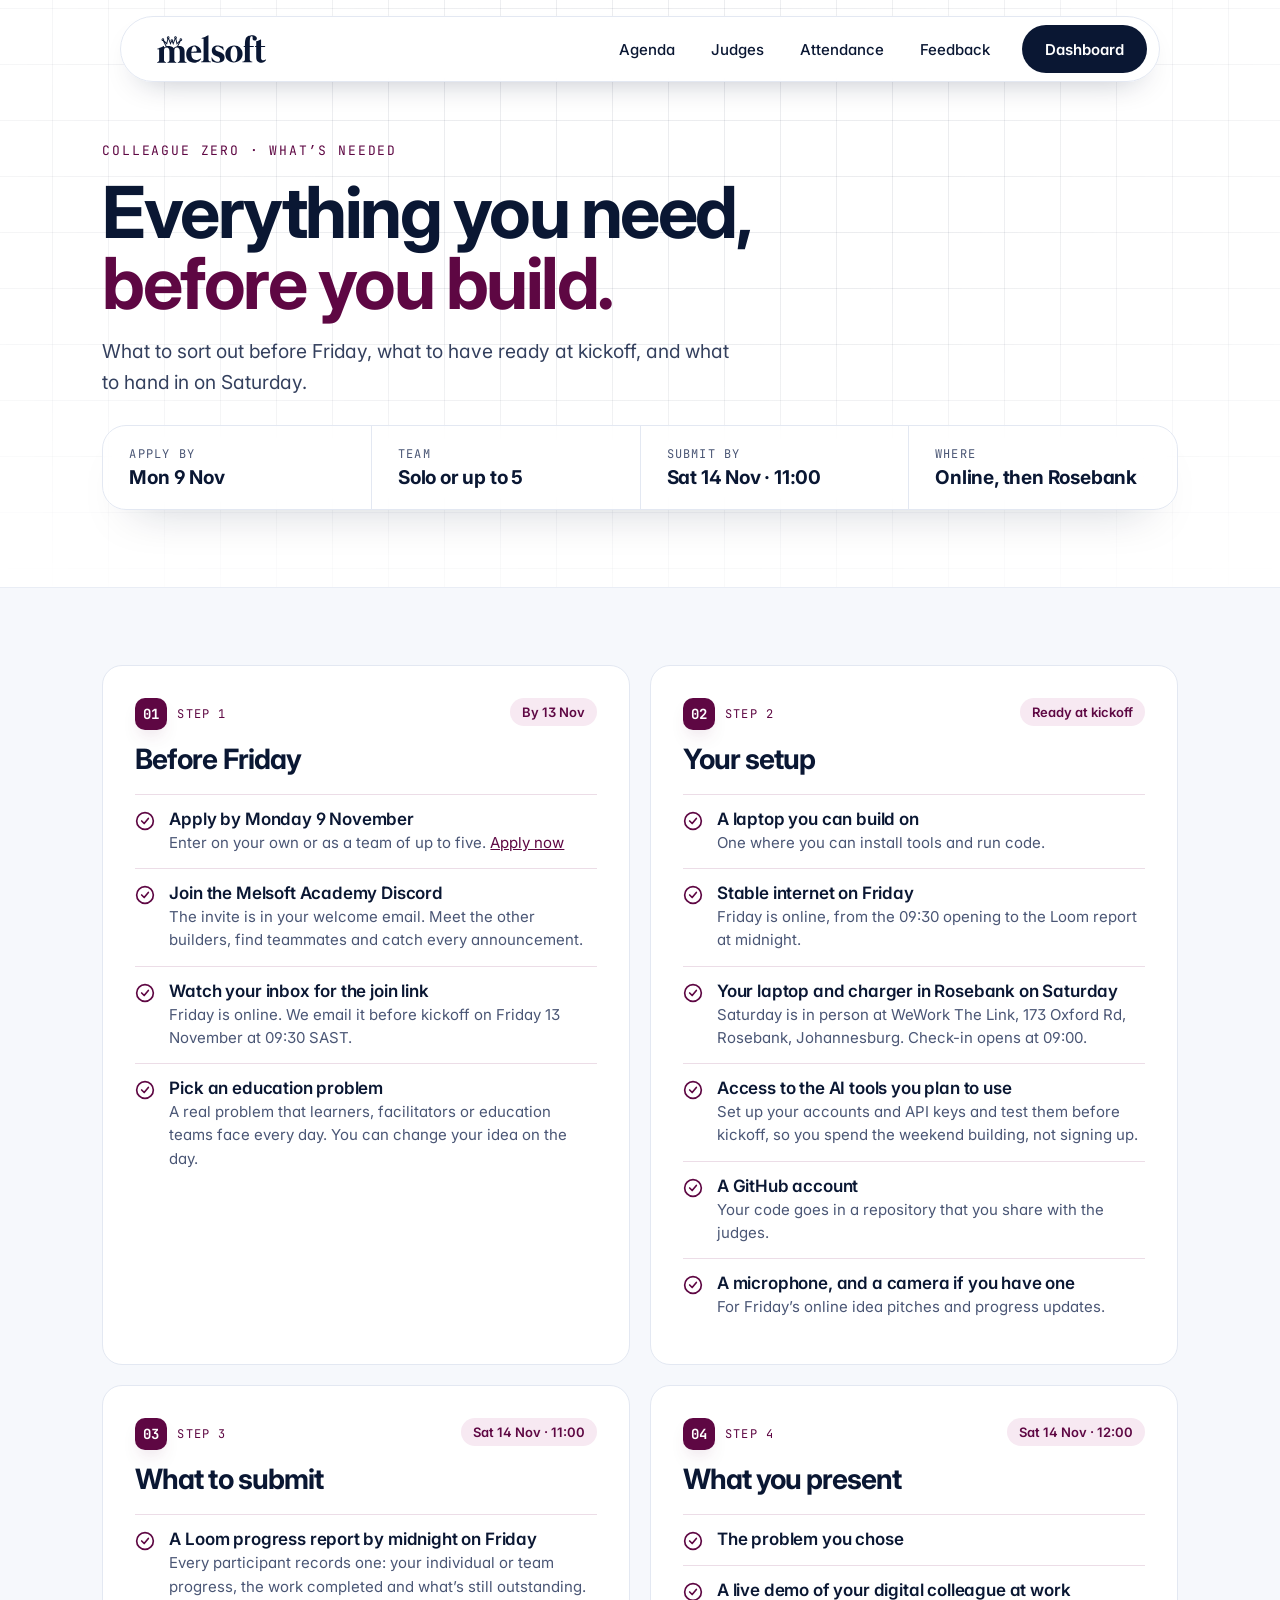
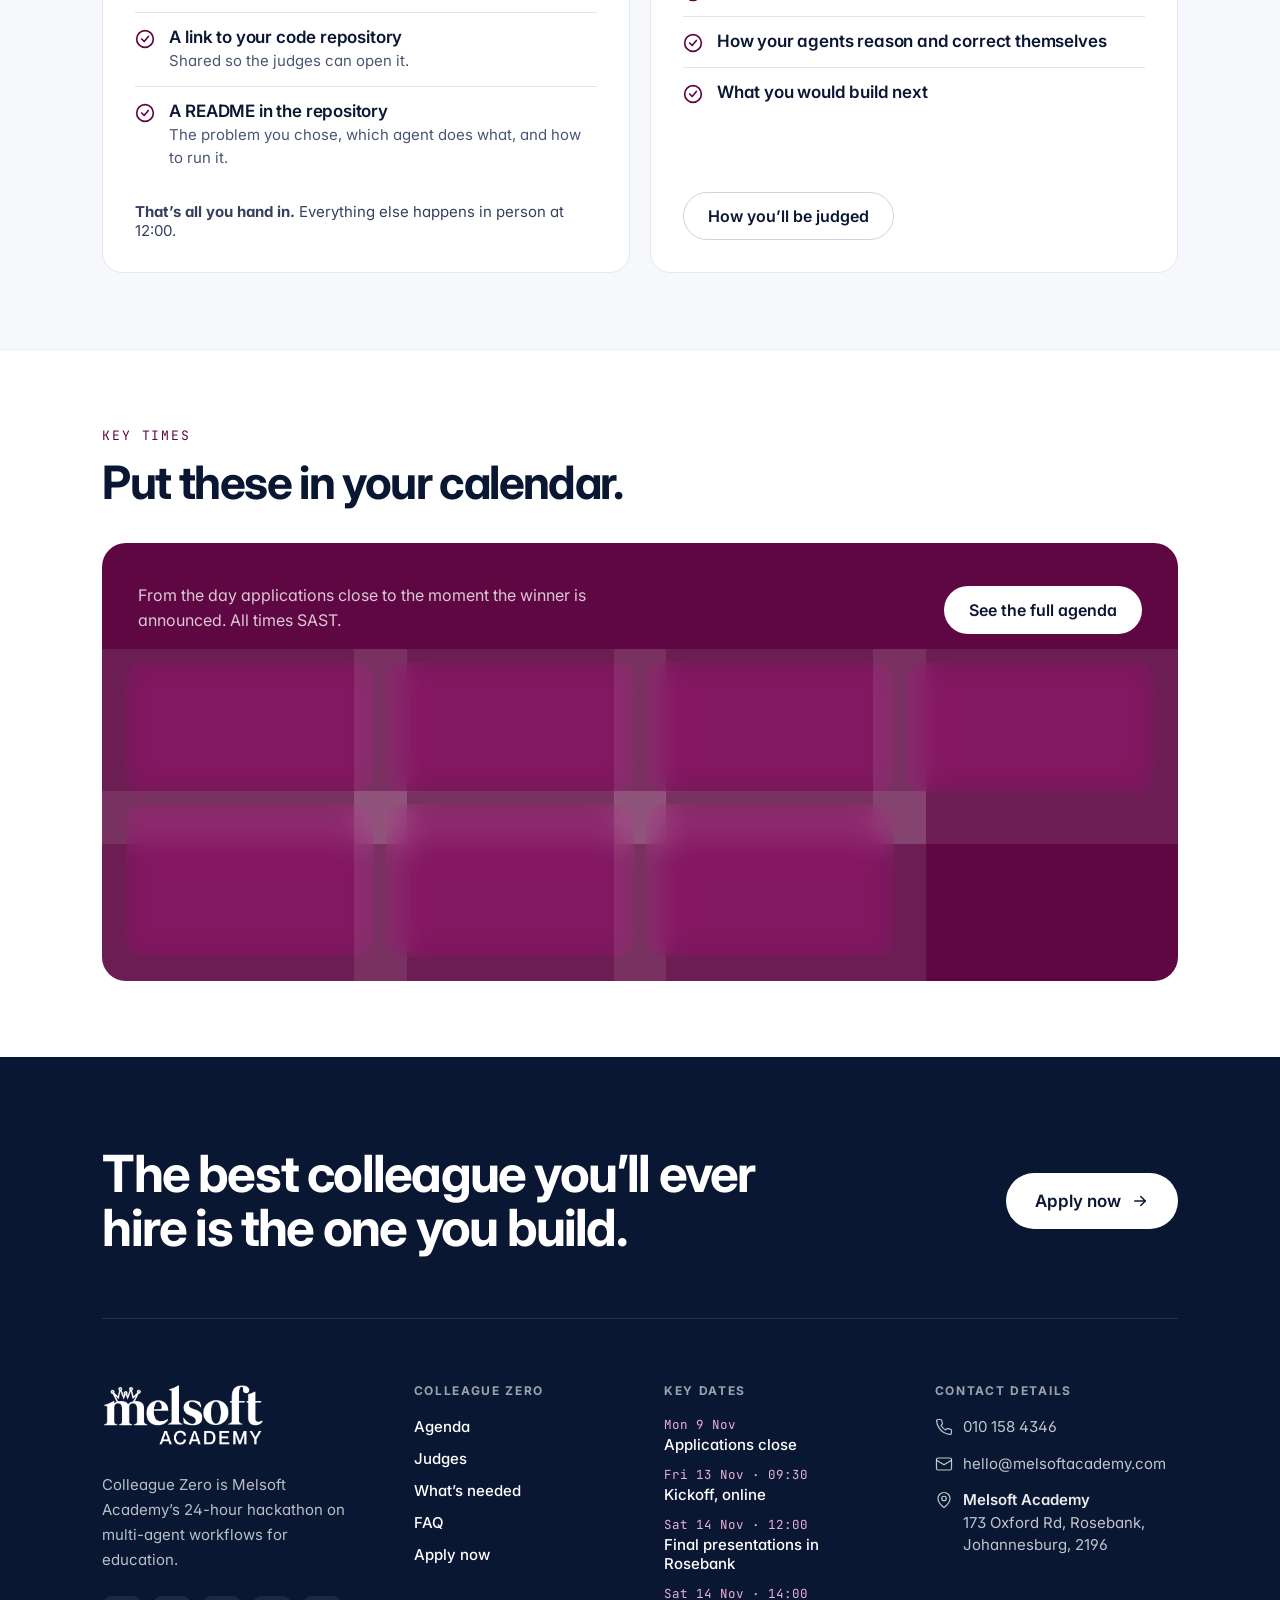
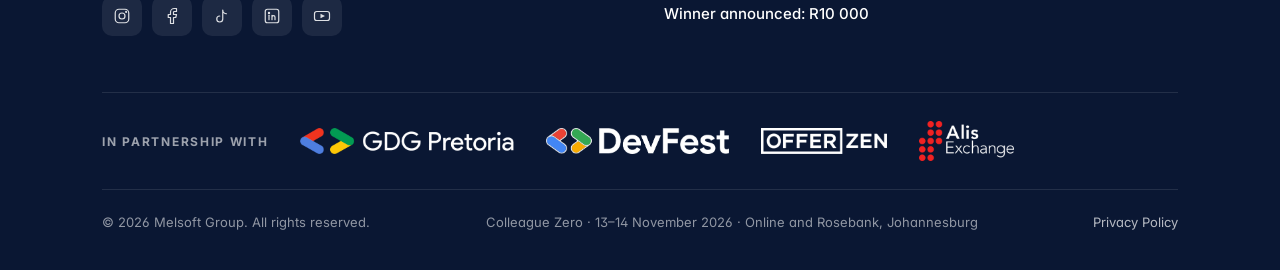
<file: needed.html>
<!DOCTYPE html>
<html lang="en">
<head>
<meta charset="utf-8">
<meta name="viewport" content="width=device-width, initial-scale=1, viewport-fit=cover">
<title>What’s needed · Colleague Zero</title>
<meta name="description" content="What you need to take part in Colleague Zero, Melsoft Academy's 24-hour hackathon, and what to submit on Saturday 14 November.">
<link rel="canonical" href="https://hackathon-26.melsoft.org/needed.html">
<meta property="og:type" content="website">
<meta property="og:title" content="What’s needed · Colleague Zero">
<meta property="og:description" content="Your checklist for Colleague Zero: before Friday, your setup, and what to submit by 11:00 on Saturday.">
<meta property="og:image" content="https://hackathon-26.melsoft.org/og.png">
<link rel="icon" type="image/webp" href="Icon-40.webp">
<link rel="preconnect" href="https://fonts.googleapis.com">
<link rel="preconnect" href="https://fonts.gstatic.com" crossorigin>
<link rel="stylesheet" href="https://fonts.googleapis.com/css2?family=Inter:wght@400;500;600;700;800&family=JetBrains+Mono:wght@400;500&display=swap">
<link rel="stylesheet" href="site.css?v=20261112h">
<script src="site.js?v=20261106h" defer></script>
<style>
  /* Four steps, as cards; each row's cards share one height. */
  .steps { display: grid; grid-template-columns: repeat(auto-fit, minmax(min(440px, 100%), 1fr)); gap: 20px; align-items: stretch; }

  .step { padding: 32px; display: flex; flex-direction: column; gap: 18px; scroll-margin-top: 110px; }
  .step:hover { transform: none; }
  .step .top { display: flex; justify-content: space-between; align-items: flex-start; gap: 12px; flex-wrap: wrap; }
  .step .label { display: inline-flex; align-items: center; gap: 10px; font-size: 12px; color: #5e0743; letter-spacing: .1em; text-transform: uppercase; }
  .step .label b { display: inline-flex; align-items: center; justify-content: center; width: 32px; height: 32px; border-radius: 10px; background: #5e0743; color: #ffffff; font-size: 14px; letter-spacing: 0; box-shadow: 0 10px 20px -12px rgba(94, 7, 67, .8); }
  .step h2 { margin: 12px 0 0; font-size: 28px; }

  .step ol { list-style: none; margin: 0; padding: 0; }
  .step li { display: flex; gap: 14px; align-items: flex-start; padding: 14px 0; border-top: 1px solid #ecdde7; }
  .step li svg { flex: none; margin-top: 2px; color: #5e0743; }
  .step li b { display: block; font-size: 17px; font-weight: 600; letter-spacing: -.01em; }
  .step li span { display: block; margin-top: 2px; font-size: 15px; line-height: 1.55; color: #4a5675; }
  .step .note { margin: auto 0 0; font-size: 15px; color: #34405e; }
  .step > .cz-btn { margin-top: auto; }

  /* Key times: a plum panel, the five times as glass cells on one track. */
  .times { padding: clamp(14px, 2vw, 24px); }
  .times-head { display: flex; align-items: flex-end; justify-content: space-between; flex-wrap: wrap; gap: 16px 32px; padding: clamp(10px, 1.5vw, 16px) clamp(8px, 1vw, 12px) clamp(20px, 2.4vw, 28px); }
  .times-head p { margin: 0; max-width: 46ch; font-size: 16px; line-height: 1.6; color: rgba(255, 255, 255, .78); }
  .times .when { font-size: 13px; letter-spacing: .04em; color: #f2b8da; }
  .times .what { font-size: 17px; line-height: 1.35; font-weight: 600; color: #ffffff; }
  @media (max-width: 760px) {
    .step { padding: 22px; }
  }
</style>
</head>
<body>

<header class="cz-mhead">
<a class="cz-mhead-logo" href="index.html" aria-label="Melsoft Academy, Colleague Zero home"><img src="assets/melsoft-academy-navy.webp" alt="Melsoft Academy" width="102" height="40"></a>
<a class="cz-btn cz-btn-primary" href="https://colleague-zero.melsoft.org/" style="min-height: 40px; padding: 0 18px; font-size: 14px">Dashboard</a>
</header>
<header class="cz-nav" style="position: fixed; top: 16px; left: 0; right: 0; z-index: 100; pointer-events: none">
<div class="cz-wrap">
<div class="cz-bar" style="pointer-events: auto; max-width: 1040px; margin: 0 auto; display: flex; align-items: center; justify-content: space-between; gap: 16px; flex-wrap: wrap; min-height: 64px; padding: 8px 12px 8px 36px; border-radius: 999px; background: rgba(255,255,255,.9); backdrop-filter: blur(14px); -webkit-backdrop-filter: blur(14px); border: 1px solid #e3e8f2; box-shadow: 0 14px 34px -22px rgba(10,23,51,.45)">
<a href="index.html" aria-label="Melsoft Academy, Colleague Zero home" style="display: flex; align-items: center; text-decoration: none">
<img src="assets/melsoft-logo.svg" alt="Melsoft Academy" style="display: block; height: 32px; width: auto">
</a>
<nav aria-label="Main" style="display: flex; align-items: center; gap: 28px; flex-wrap: wrap">
<a class="cz-link cz-hide-sm" href="agenda.html">Agenda</a>
<a class="cz-link cz-hide-sm" href="judges.html">Judges</a>
<a class="cz-link cz-hide-sm" href="attend.html">Attendance</a>
<a class="cz-link cz-hide-sm" href="feedback.html">Feedback</a>
<a class="cz-btn cz-btn-primary" href="https://colleague-zero.melsoft.org/" style="min-height: 48px; padding: 0 22px; font-size: 15px">Dashboard</a>
</nav>
</div>
</div>
</header>
<nav class="cz-tabbar" aria-label="Pages">
<a href="agenda.html"><svg width="23" height="23" viewBox="0 0 24 24" fill="none" stroke="currentColor" stroke-width="1.7" stroke-linecap="round" stroke-linejoin="round" aria-hidden="true"><rect x="3" y="5" width="18" height="16" rx="3.2"/><path d="M3 10.2h18M8 3v4M16 3v4"/><path d="M7.4 14h4.2M7.4 17.4h7.2"/></svg><b>Agenda</b></a>
<a href="judges.html"><svg width="23" height="23" viewBox="0 0 24 24" fill="none" stroke="currentColor" stroke-width="1.7" stroke-linecap="round" stroke-linejoin="round" aria-hidden="true"><circle cx="9.2" cy="8.2" r="3.3"/><path d="M3.4 19.4c0-3.1 2.6-5.2 5.8-5.2s5.8 2.1 5.8 5.2"/><path d="M16.1 5.5a3.3 3.3 0 0 1 0 5.9"/><path d="M17.6 14.7c2 .7 3.3 2.4 3.3 4.7"/></svg><b>Judges</b></a>
<a href="attend.html"><svg width="23" height="23" viewBox="0 0 24 24" fill="none" stroke="currentColor" stroke-width="1.7" stroke-linecap="round" stroke-linejoin="round" aria-hidden="true"><path d="M4 8.2V6.4A2.4 2.4 0 0 1 6.4 4h1.8"/><path d="M15.8 4h1.8A2.4 2.4 0 0 1 20 6.4v1.8"/><path d="M20 15.8v1.8a2.4 2.4 0 0 1-2.4 2.4h-1.8"/><path d="M8.2 20H6.4A2.4 2.4 0 0 1 4 17.6v-1.8"/><path d="m8.4 12.2 2.4 2.4 4.8-5"/></svg><b>Attendance</b></a>
<a href="feedback.html"><svg width="23" height="23" viewBox="0 0 24 24" fill="none" stroke="currentColor" stroke-width="1.7" stroke-linecap="round" stroke-linejoin="round" aria-hidden="true"><path d="M20 15.2a2.4 2.4 0 0 1-2.4 2.4H9l-4.6 3.6V6.4A2.4 2.4 0 0 1 6.8 4h10.8A2.4 2.4 0 0 1 20 6.4z"/><path d="m12.2 7.6.95 1.95 2.15.3-1.55 1.5.37 2.13-1.92-1-1.92 1 .37-2.13-1.55-1.5 2.15-.3z"/></svg><b>Feedback</b></a>
</nav>

<div class="page">

<section class="page-head cz-grid-bg">
<div class="cz-wrap">
<span class="cz-mono eyebrow">Colleague Zero · What’s needed</span>
<h1>Everything you need, <span>before you build.</span></h1>
<p class="lede">What to sort out before Friday, what to have ready at kickoff, and what to hand in on Saturday.</p>
<div class="facts">
<div><i class="cz-mono">Apply by</i><b>Mon 9 Nov</b></div>
<div><i class="cz-mono">Team</i><b>Solo or up to 5</b></div>
<div><i class="cz-mono">Submit by</i><b>Sat 14 Nov · 11:00</b></div>
<div><i class="cz-mono">Where</i><b>Online, then Rosebank</b></div>
</div>
</div>
</section>

<section class="band-section">
<div class="cz-wrap">
<div class="steps" data-reveal>

<div class="step cz-card">
<div class="top"><div><span class="cz-mono label"><b aria-hidden="true">01</b>Step 1</span><h2>Before Friday</h2></div><span class="pill">By 13 Nov</span></div>
<ol>
<li><svg width="20" height="20" viewBox="0 0 24 24" fill="none" stroke="currentColor" stroke-width="2" stroke-linecap="round" stroke-linejoin="round" aria-hidden="true"><circle cx="12" cy="12" r="10"/><path d="m8 12 3 3 5-6"/></svg><div><b>Apply by Monday 9 November</b><span>Enter on your own or as a team of up to five. <a href="index.html#apply">Apply now</a></span></div></li>
<li><svg width="20" height="20" viewBox="0 0 24 24" fill="none" stroke="currentColor" stroke-width="2" stroke-linecap="round" stroke-linejoin="round" aria-hidden="true"><circle cx="12" cy="12" r="10"/><path d="m8 12 3 3 5-6"/></svg><div><b>Join the Melsoft Academy Discord</b><span>The invite is in your welcome email. Meet the other builders, find teammates and catch every announcement.</span></div></li>
<li><svg width="20" height="20" viewBox="0 0 24 24" fill="none" stroke="currentColor" stroke-width="2" stroke-linecap="round" stroke-linejoin="round" aria-hidden="true"><circle cx="12" cy="12" r="10"/><path d="m8 12 3 3 5-6"/></svg><div><b>Watch your inbox for the join link</b><span>Friday is online. We email it before kickoff on Friday 13 November at 09:30 SAST.</span></div></li>
<li><svg width="20" height="20" viewBox="0 0 24 24" fill="none" stroke="currentColor" stroke-width="2" stroke-linecap="round" stroke-linejoin="round" aria-hidden="true"><circle cx="12" cy="12" r="10"/><path d="m8 12 3 3 5-6"/></svg><div><b>Pick an education problem</b><span>A real problem that learners, facilitators or education teams face every day. You can change your idea on the day.</span></div></li>
</ol>
</div>

<div class="step cz-card">
<div class="top"><div><span class="cz-mono label"><b aria-hidden="true">02</b>Step 2</span><h2>Your setup</h2></div><span class="pill">Ready at kickoff</span></div>
<ol>
<li><svg width="20" height="20" viewBox="0 0 24 24" fill="none" stroke="currentColor" stroke-width="2" stroke-linecap="round" stroke-linejoin="round" aria-hidden="true"><circle cx="12" cy="12" r="10"/><path d="m8 12 3 3 5-6"/></svg><div><b>A laptop you can build on</b><span>One where you can install tools and run code.</span></div></li>
<li><svg width="20" height="20" viewBox="0 0 24 24" fill="none" stroke="currentColor" stroke-width="2" stroke-linecap="round" stroke-linejoin="round" aria-hidden="true"><circle cx="12" cy="12" r="10"/><path d="m8 12 3 3 5-6"/></svg><div><b>Stable internet on Friday</b><span>Friday is online, from the 09:30 opening to the Loom report at midnight.</span></div></li>
<li><svg width="20" height="20" viewBox="0 0 24 24" fill="none" stroke="currentColor" stroke-width="2" stroke-linecap="round" stroke-linejoin="round" aria-hidden="true"><circle cx="12" cy="12" r="10"/><path d="m8 12 3 3 5-6"/></svg><div><b>Your laptop and charger in Rosebank on Saturday</b><span>Saturday is in person at WeWork The Link, 173 Oxford Rd, Rosebank, Johannesburg. Check-in opens at 09:00.</span></div></li>
<li><svg width="20" height="20" viewBox="0 0 24 24" fill="none" stroke="currentColor" stroke-width="2" stroke-linecap="round" stroke-linejoin="round" aria-hidden="true"><circle cx="12" cy="12" r="10"/><path d="m8 12 3 3 5-6"/></svg><div><b>Access to the AI tools you plan to use</b><span>Set up your accounts and API keys and test them before kickoff, so you spend the weekend building, not signing up.</span></div></li>
<li><svg width="20" height="20" viewBox="0 0 24 24" fill="none" stroke="currentColor" stroke-width="2" stroke-linecap="round" stroke-linejoin="round" aria-hidden="true"><circle cx="12" cy="12" r="10"/><path d="m8 12 3 3 5-6"/></svg><div><b>A GitHub account</b><span>Your code goes in a repository that you share with the judges.</span></div></li>
<li><svg width="20" height="20" viewBox="0 0 24 24" fill="none" stroke="currentColor" stroke-width="2" stroke-linecap="round" stroke-linejoin="round" aria-hidden="true"><circle cx="12" cy="12" r="10"/><path d="m8 12 3 3 5-6"/></svg><div><b>A microphone, and a camera if you have one</b><span>For Friday’s online idea pitches and progress updates.</span></div></li>
</ol>
</div>

<div class="step cz-card" id="submit">
<div class="top"><div><span class="cz-mono label"><b aria-hidden="true">03</b>Step 3</span><h2>What to submit</h2></div><span class="pill">Sat 14 Nov · 11:00</span></div>
<ol>
<li><svg width="20" height="20" viewBox="0 0 24 24" fill="none" stroke="currentColor" stroke-width="2" stroke-linecap="round" stroke-linejoin="round" aria-hidden="true"><circle cx="12" cy="12" r="10"/><path d="m8 12 3 3 5-6"/></svg><div><b>A Loom progress report by midnight on Friday</b><span>Every participant records one: your individual or team progress, the work completed and what’s still outstanding.</span></div></li>
<li><svg width="20" height="20" viewBox="0 0 24 24" fill="none" stroke="currentColor" stroke-width="2" stroke-linecap="round" stroke-linejoin="round" aria-hidden="true"><circle cx="12" cy="12" r="10"/><path d="m8 12 3 3 5-6"/></svg><div><b>A link to your code repository</b><span>Shared so the judges can open it.</span></div></li>
<li><svg width="20" height="20" viewBox="0 0 24 24" fill="none" stroke="currentColor" stroke-width="2" stroke-linecap="round" stroke-linejoin="round" aria-hidden="true"><circle cx="12" cy="12" r="10"/><path d="m8 12 3 3 5-6"/></svg><div><b>A README in the repository</b><span>The problem you chose, which agent does what, and how to run it.</span></div></li>
</ol>
<p class="note"><b>That’s all you hand in.</b> Everything else happens in person at 12:00.</p>
</div>

<div class="step cz-card">
<div class="top"><div><span class="cz-mono label"><b aria-hidden="true">04</b>Step 4</span><h2>What you present</h2></div><span class="pill">Sat 14 Nov · 12:00</span></div>
<ol>
<li><svg width="20" height="20" viewBox="0 0 24 24" fill="none" stroke="currentColor" stroke-width="2" stroke-linecap="round" stroke-linejoin="round" aria-hidden="true"><circle cx="12" cy="12" r="10"/><path d="m8 12 3 3 5-6"/></svg><div><b>The problem you chose</b></div></li>
<li><svg width="20" height="20" viewBox="0 0 24 24" fill="none" stroke="currentColor" stroke-width="2" stroke-linecap="round" stroke-linejoin="round" aria-hidden="true"><circle cx="12" cy="12" r="10"/><path d="m8 12 3 3 5-6"/></svg><div><b>A live demo of your digital colleague at work</b></div></li>
<li><svg width="20" height="20" viewBox="0 0 24 24" fill="none" stroke="currentColor" stroke-width="2" stroke-linecap="round" stroke-linejoin="round" aria-hidden="true"><circle cx="12" cy="12" r="10"/><path d="m8 12 3 3 5-6"/></svg><div><b>How your agents reason and correct themselves</b></div></li>
<li><svg width="20" height="20" viewBox="0 0 24 24" fill="none" stroke="currentColor" stroke-width="2" stroke-linecap="round" stroke-linejoin="round" aria-hidden="true"><circle cx="12" cy="12" r="10"/><path d="m8 12 3 3 5-6"/></svg><div><b>What you would build next</b></div></li>
</ol>
<a class="cz-btn cz-btn-ghost" href="judges.html#criteria" style="align-self: flex-start">How you’ll be judged</a>
</div>

</div>
</div>
</section>

<section class="plain-section">
<div class="cz-wrap">
<div class="sec-head">
<span class="cz-mono eyebrow">Key times</span>
<h2>Put these in your calendar.</h2>
</div>
<div class="times cz-glow-panel">
<div class="times-head"><p>From the day applications close to the moment the winner is announced. All times SAST.</p><a class="cz-btn cz-btn-light" href="agenda.html">See the full agenda</a></div>
<ol class="cz-track cz-track-rows" style="--n: 4" data-reveal>
<li class="cz-glass"><span class="cz-mono when">Mon 9 Nov</span><span class="what">Applications close</span></li>
<li class="cz-glass"><span class="cz-mono when">Fri 13 Nov · 09:30</span><span class="what">Kickoff, online</span></li>
<li class="cz-glass"><span class="cz-mono when">Fri 13 Nov · midnight</span><span class="what">Loom progress reports</span></li>
<li class="cz-glass"><span class="cz-mono when">Sat 14 Nov · 09:00</span><span class="what">Check-in in Rosebank</span></li>
<li class="cz-glass"><span class="cz-mono when">Sat 14 Nov · 11:00</span><span class="what">Projects submitted</span></li>
<li class="cz-glass"><span class="cz-mono when">Sat 14 Nov · 12:00</span><span class="what">Final presentations</span></li>
<li class="cz-glass"><span class="cz-mono when">Sat 14 Nov · 14:00</span><span class="what">Winner announced: R10 000</span></li>
</ol>
</div>
</div>
</section>

<footer class="cz-foot">
<div class="cz-wrap">
<div class="cz-foot-cta">
<h2>The best colleague you’ll ever hire is the one you build.</h2>
<a class="cz-btn cz-btn-light" href="index.html#apply" style="min-height: 56px; padding: 0 28px; font-size: 17px">Apply now
<svg width="18" height="18" viewBox="0 0 24 24" fill="none" stroke="currentColor" stroke-width="2" stroke-linecap="round" stroke-linejoin="round" aria-hidden="true"><path d="M5 12h14"></path><path d="m13 6 6 6-6 6"></path></svg>
</a>
</div>
<div class="cz-foot-grid">
<div class="cz-foot-brand">
<a href="https://www.melsoftacademy.com/" aria-label="Melsoft Academy website" target="_blank" rel="noopener noreferrer" style="display: inline-block"><img src="assets/melsoft-academy-white.webp" alt="Melsoft Academy" width="162" height="64"></a>
<p>Colleague Zero is Melsoft Academy’s 24-hour hackathon on multi-agent workflows for education.</p>
<div class="cz-foot-social">
<a href="https://www.instagram.com/melsofthq/" aria-label="Melsoft Academy on Instagram" target="_blank" rel="noopener noreferrer"><svg width="18" height="18" viewBox="0 0 24 24" fill="none" stroke="currentColor" stroke-width="1.6" stroke-linecap="round" stroke-linejoin="round" aria-hidden="true"><rect x="3" y="3" width="18" height="18" rx="5"></rect><circle cx="12" cy="12" r="4"></circle><circle cx="17.5" cy="6.5" r="0.6" fill="currentColor"></circle></svg></a>
<a href="https://www.facebook.com/melsoftacademy" aria-label="Melsoft Academy on Facebook" target="_blank" rel="noopener noreferrer"><svg width="18" height="18" viewBox="0 0 24 24" fill="none" stroke="currentColor" stroke-width="1.6" stroke-linecap="round" stroke-linejoin="round" aria-hidden="true"><path d="M18 2h-3a5 5 0 0 0-5 5v3H7v4h3v8h4v-8h3l1-4h-4V7a1 1 0 0 1 1-1h3z"></path></svg></a>
<a href="https://www.tiktok.com/@melsofthq" aria-label="Melsoft Academy on TikTok" target="_blank" rel="noopener noreferrer"><svg width="18" height="18" viewBox="0 0 24 24" fill="none" stroke="currentColor" stroke-width="1.6" stroke-linecap="round" stroke-linejoin="round" aria-hidden="true"><path d="M9 12a4 4 0 1 0 4 4v-12a5 5 0 0 0 5 5"></path></svg></a>
<a href="https://www.linkedin.com/school/melsoftza/" aria-label="Melsoft Academy on LinkedIn" target="_blank" rel="noopener noreferrer"><svg width="18" height="18" viewBox="0 0 24 24" fill="none" stroke="currentColor" stroke-width="1.6" stroke-linecap="round" stroke-linejoin="round" aria-hidden="true"><rect x="3" y="3" width="18" height="18" rx="3"></rect><line x1="8" y1="11" x2="8" y2="17"></line><circle cx="8" cy="8" r="0.8" fill="currentColor"></circle><path d="M12 17v-3.5a2 2 0 0 1 4 0V17M12 11v6"></path></svg></a>
<a href="https://www.youtube.com/@melsofthq" aria-label="Melsoft Academy on YouTube" target="_blank" rel="noopener noreferrer"><svg width="18" height="18" viewBox="0 0 24 24" fill="none" stroke="currentColor" stroke-width="1.6" stroke-linecap="round" stroke-linejoin="round" aria-hidden="true"><rect x="2" y="6" width="20" height="12" rx="3"></rect><polygon points="10 9 16 12 10 15" fill="currentColor" stroke="none"></polygon></svg></a>
</div>
</div>
<div>
<h2 class="cz-foot-h">Colleague Zero</h2>
<ul class="cz-foot-links">
<li><a href="agenda.html">Agenda</a></li>
<li><a href="judges.html">Judges</a></li>
<li><a href="needed.html">What’s needed</a></li>
<li><a href="index.html#faq">FAQ</a></li>
<li><a href="index.html#apply">Apply now</a></li>
</ul>
</div>
<div>
<h2 class="cz-foot-h">Key dates</h2>
<ul class="cz-foot-dates">
<li><span class="cz-mono when">Mon 9 Nov</span><span class="what">Applications close</span></li>
<li><span class="cz-mono when">Fri 13 Nov · 09:30</span><span class="what">Kickoff, online</span></li>
<li><span class="cz-mono when">Sat 14 Nov · 12:00</span><span class="what">Final presentations in Rosebank</span></li>
<li><span class="cz-mono when">Sat 14 Nov · 14:00</span><span class="what">Winner announced: R10 000</span></li>
</ul>
</div>
<div>
<h2 class="cz-foot-h">Contact details</h2>
<div class="cz-foot-contact">
<a href="tel:+27101584346"><svg width="18" height="18" viewBox="0 0 24 24" fill="none" stroke="currentColor" stroke-width="1.6" stroke-linecap="round" stroke-linejoin="round" aria-hidden="true"><path d="M22 16.92v3a2 2 0 0 1-2.18 2 19.79 19.79 0 0 1-8.63-3.07 19.5 19.5 0 0 1-6-6 19.79 19.79 0 0 1-3.07-8.67A2 2 0 0 1 4.11 2h3a2 2 0 0 1 2 1.72 12.84 12.84 0 0 0 .7 2.81 2 2 0 0 1-.45 2.11L8.09 9.91a16 16 0 0 0 6 6l1.27-1.27a2 2 0 0 1 2.11-.45 12.84 12.84 0 0 0 2.81.7A2 2 0 0 1 22 16.92z"></path></svg>010 158 4346</a>
<a href="mailto:hello@melsoftacademy.com"><svg width="18" height="18" viewBox="0 0 24 24" fill="none" stroke="currentColor" stroke-width="1.6" stroke-linecap="round" stroke-linejoin="round" aria-hidden="true"><rect x="2" y="4" width="20" height="16" rx="2"></rect><path d="m22 7-10 6L2 7"></path></svg>hello@melsoftacademy.com</a>
<div><svg width="18" height="18" viewBox="0 0 24 24" fill="none" stroke="currentColor" stroke-width="1.6" stroke-linecap="round" stroke-linejoin="round" aria-hidden="true"><path d="M20 10c0 6-8 12-8 12s-8-6-8-12a8 8 0 0 1 16 0Z"></path><circle cx="12" cy="10" r="3"></circle></svg><span><strong>Melsoft Academy</strong><br>173 Oxford Rd, Rosebank,<br>Johannesburg, 2196</span></div>
</div>
</div>
</div>
<div class="cz-foot-partners">
<span class="cz-foot-h">In partnership with</span>
<a href="https://gdg.community.dev/gdg-pretoria/" target="_blank" rel="noopener noreferrer"><img src="assets/gdg-pretoria-white.png" alt="GDG Pretoria" width="214" height="26"></a>
<a href="https://developers.google.com/community/devfest" target="_blank" rel="noopener noreferrer"><img src="assets/devfest-white.png" alt="DevFest" width="184" height="26"></a>
<a href="https://www.offerzen.com/" target="_blank" rel="noopener noreferrer"><img src="assets/offerzen-white.png" alt="OfferZen" width="126" height="26"></a>
<a href="https://alisx.com/" target="_blank" rel="noopener noreferrer"><img src="assets/alisx-white.png" alt="Alis Exchange" width="95" height="40" class="cz-logo-tall"></a>
</div>
<div class="cz-foot-bottom">
<span>© 2026 Melsoft Group. All rights reserved.</span>
<span>Colleague Zero · 13–14 November 2026 · Online and Rosebank, Johannesburg</span>
<a href="https://www.melsoftacademy.com/privacy-policy" target="_blank" rel="noopener noreferrer">Privacy Policy</a>
</div>
</div>
</footer>

</div>

</body>
</html>
</file>
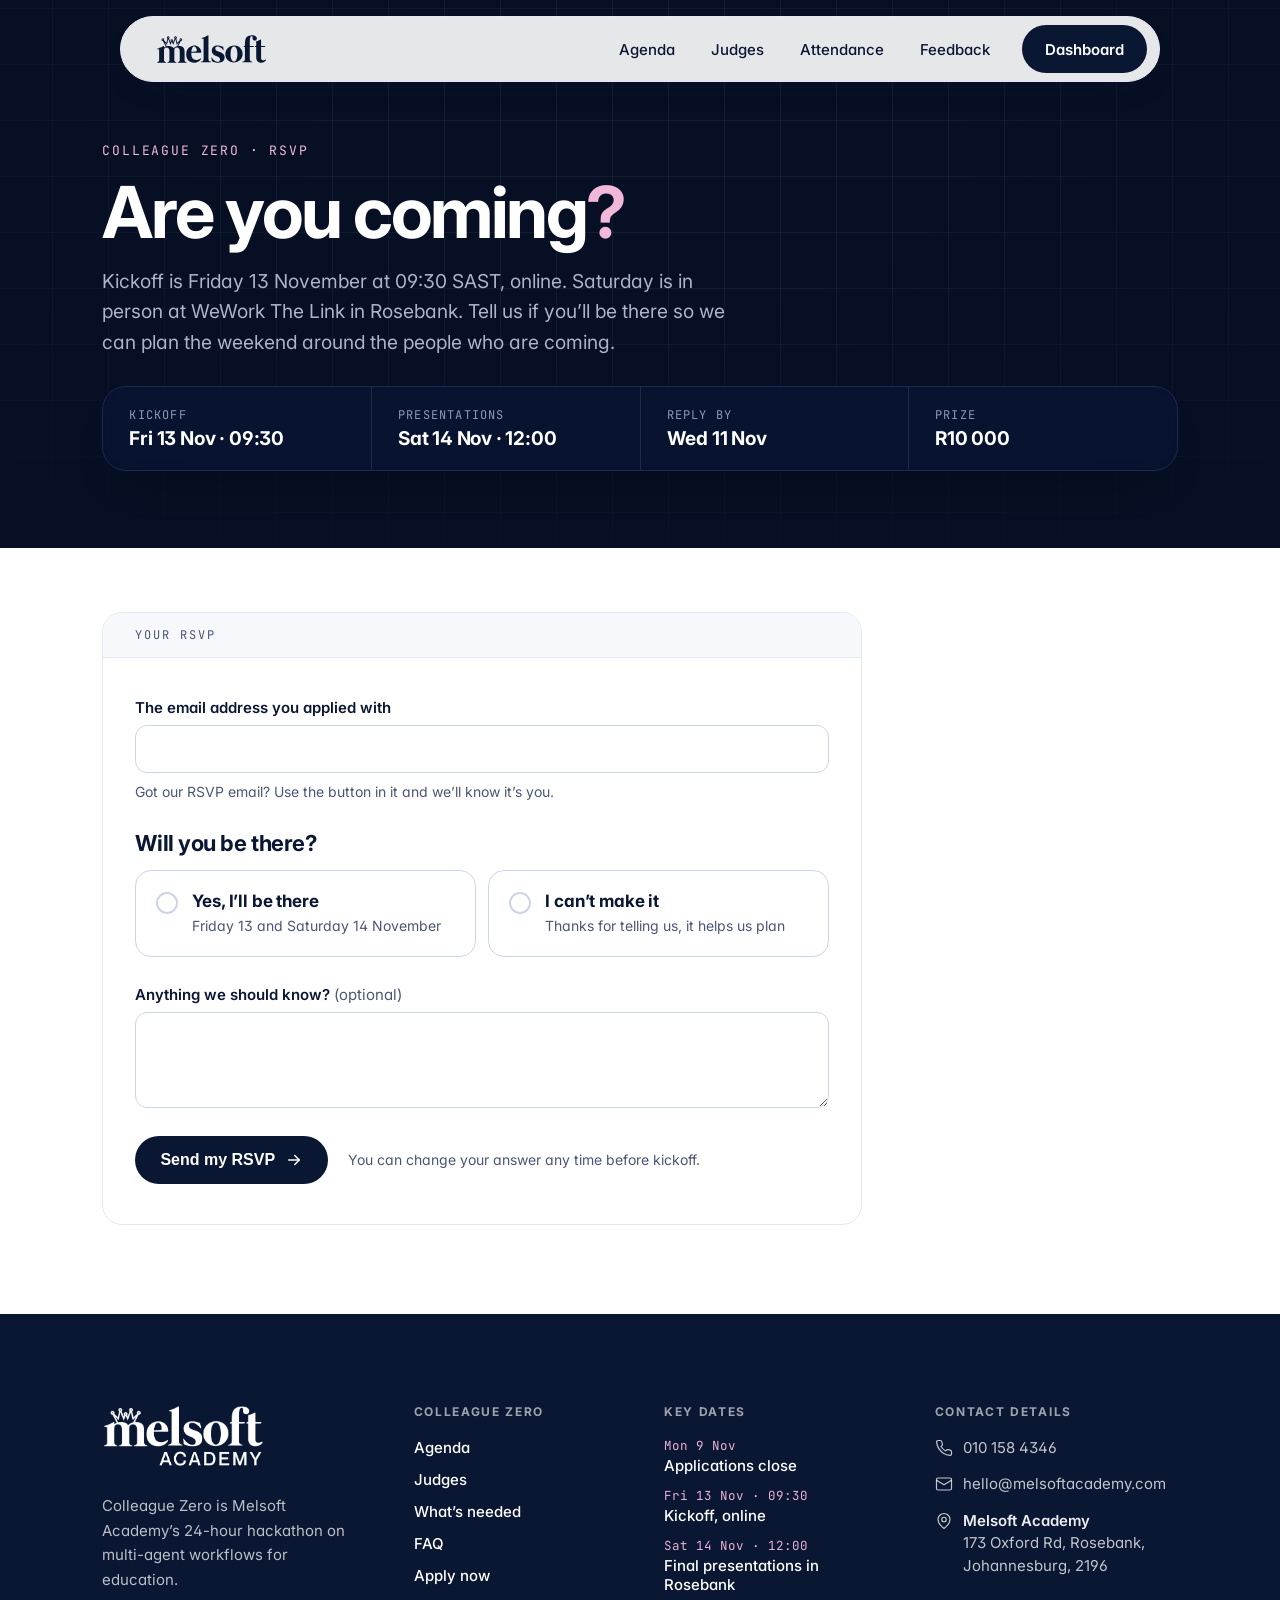
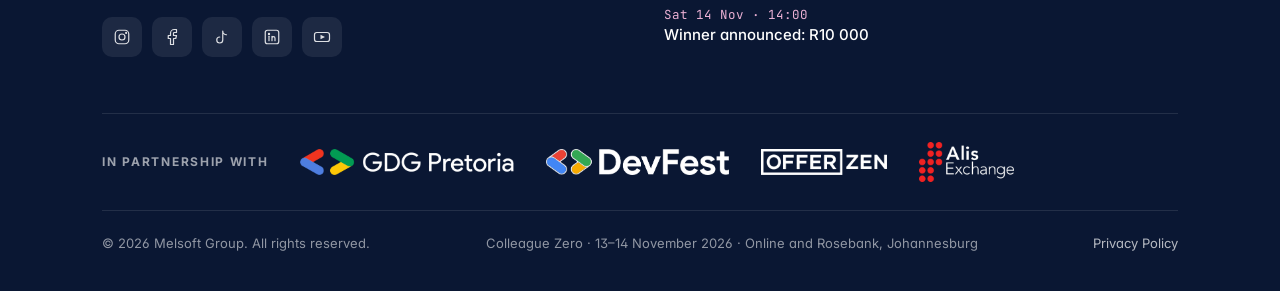
<file: rsvp.html>
<!DOCTYPE html>
<html lang="en">
<head>
<meta charset="utf-8">
<meta name="viewport" content="width=device-width, initial-scale=1, viewport-fit=cover">
<title>RSVP · Colleague Zero</title>
<meta name="description" content="Confirm whether you’re coming to Colleague Zero, Melsoft Academy’s 24-hour hackathon on multi-agent workflows.">
<meta name="robots" content="noindex">
<link rel="canonical" href="https://hackathon-26.melsoft.org/rsvp.html">
<meta property="og:type" content="website">
<meta property="og:title" content="RSVP · Colleague Zero">
<meta property="og:description" content="Are you coming? Confirm your spot for Colleague Zero, 13–14 November.">
<meta property="og:image" content="https://hackathon-26.melsoft.org/og.png">
<link rel="icon" type="image/webp" href="Icon-40.webp">
<link rel="preconnect" href="https://fonts.googleapis.com">
<link rel="preconnect" href="https://fonts.gstatic.com" crossorigin>
<link rel="stylesheet" href="https://fonts.googleapis.com/css2?family=Inter:wght@400;500;600;700;800&family=JetBrains+Mono:wght@400;500&display=swap">
<link rel="stylesheet" href="site.css?v=20261112h">
<script src="site.js?v=20261106h" defer></script>
<style>
  /* The RSVP card: a bar, then the form; the thank-you panel replaces it once sent. */
  .rsvp-section { padding: clamp(40px, 5vw, 72px) 0 clamp(56px, 7vw, 104px); }
  .rsvp { max-width: 760px; padding: 0; overflow: hidden; }
  .rsvp:hover { transform: none; }
  .rsvp-bar { display: flex; align-items: center; justify-content: space-between; gap: 16px; padding: 14px clamp(20px, 3vw, 32px); background: #f6f8fc; border-bottom: 1px solid #e3e8f2; font-size: 12px; letter-spacing: .16em; text-transform: uppercase; color: #4a5675; }
  .rsvp-who { min-width: 0; overflow: hidden; text-overflow: ellipsis; white-space: nowrap; letter-spacing: .04em; text-transform: none; color: #5e0743; }
  .rsvp-body { display: flex; flex-direction: column; gap: 28px; padding: clamp(24px, 4vw, 40px) clamp(20px, 3vw, 32px); }

  fieldset { min-width: 0; margin: 0; padding: 0; border: 0; }
  legend { margin-bottom: 14px; padding: 0; font-size: 22px; font-weight: 700; letter-spacing: -.02em; color: #0a1733; }
  .choices { display: grid; grid-template-columns: repeat(2, minmax(0, 1fr)); gap: 12px; }
  .choice { position: relative; display: flex; gap: 14px; align-items: flex-start; padding: 20px; border: 1px solid #cdd5e5; border-radius: 16px; background: #ffffff; cursor: pointer; transition: border-color .2s ease, background-color .2s ease, box-shadow .2s ease; }
  .choice:hover { border-color: #8c9bbb; }
  .choice input { position: absolute; opacity: 0; pointer-events: none; }
  .choice .dot { flex: none; display: flex; align-items: center; justify-content: center; width: 22px; height: 22px; margin-top: 1px; border: 2px solid #cdd5e5; border-radius: 50%; transition: border-color .2s ease, background-color .2s ease; }
  .choice .dot::after { content: ""; width: 8px; height: 8px; border-radius: 50%; background: #ffffff; transform: scale(0); transition: transform .2s ease; }
  .choice b { display: block; font-size: 17px; font-weight: 700; letter-spacing: -.01em; color: #0a1733; }
  .choice i { display: block; margin-top: 4px; font-style: normal; font-size: 14px; line-height: 1.5; color: #4a5675; }
  .choice.is-on { border-color: #5e0743; background: #fbf6f9; box-shadow: inset 0 0 0 1px #5e0743; }
  .choice.is-on .dot { border-color: #5e0743; background: #5e0743; }
  .choice.is-on .dot::after { transform: scale(1); }
  .choice.has-focus { outline: 3px solid #5e0743; outline-offset: 3px; }

  .rsvp-yes { display: grid; grid-template-columns: minmax(0, 1fr) minmax(0, 1fr); gap: 20px; }
  .rsvp-yes[hidden] { display: none; }
  .cz-field { display: flex; flex-direction: column; gap: 8px; }
  .cz-field[hidden] { display: none; }
  .cz-field label { font-size: 15px; font-weight: 600; color: #0a1733; }
  .cz-field label span { font-weight: 400; color: #4a5675; }
  .cz-input { width: 100%; min-height: 48px; padding: 12px 14px; border: 1px solid #cdd5e5; border-radius: 12px; font: inherit; font-size: 16px; color: #0a1733; background: #ffffff; transition: border-color .2s ease, box-shadow .2s ease; }
  .cz-input:hover { border-color: #8c9bbb; }
  .cz-input:focus { border-color: #5e0743; box-shadow: 0 0 0 4px rgba(94, 7, 67, .15); outline: none; }
  textarea.cz-input { min-height: 96px; resize: vertical; }
  .hint { margin: 0; font-size: 14px; line-height: 1.5; color: #4a5675; }
  .rsvp-trap { position: absolute; left: -9999px; width: 1px; height: 1px; overflow: hidden; }

  .rsvp-note { margin: 0; padding: 14px 18px; border-left: 3px solid #5e0743; border-radius: 0 12px 12px 0; background: #f7e9f2; font-size: 15px; line-height: 1.55; color: #34405e; }
  .rsvp-note b { color: #0a1733; }
  .rsvp-err { margin: 0; padding: 14px 18px; border-left: 3px solid #b42318; border-radius: 0 12px 12px 0; background: #fdf0ef; font-size: 15px; line-height: 1.55; color: #7a1a12; }
  .rsvp-actions { display: flex; flex-wrap: wrap; align-items: center; gap: 12px 20px; }
  .rsvp-actions span { font-size: 14px; color: #4a5675; }
  .cz-btn[disabled] { opacity: .6; cursor: progress; transform: none; }

  .rsvp-done .rsvp-body { gap: 16px; }
  .rsvp-done:focus { outline: none; }
  .rsvp-tick { display: flex; align-items: center; justify-content: center; width: 52px; height: 52px; border-radius: 14px; background: #5e0743; color: #ffffff; }
  .rsvp-done h2 { margin: 8px 0 0; font-size: clamp(28px, 3.4vw, 40px); line-height: 1.08; }
  .rsvp-done p { margin: 0; max-width: 56ch; font-size: 17px; line-height: 1.65; color: #34405e; }
  .rsvp-done .rsvp-actions { margin-top: 12px; }

  @media (max-width: 600px) {
    .choices, .rsvp-yes { grid-template-columns: minmax(0, 1fr); }
    .rsvp-bar { font-size: 11px; letter-spacing: .12em; }
  }
</style>
</head>
<body>

<header class="cz-mhead">
<a class="cz-mhead-logo" href="index.html" aria-label="Melsoft Academy, Colleague Zero home"><img src="assets/melsoft-academy-navy.webp" alt="Melsoft Academy" width="102" height="40"></a>
<a class="cz-btn cz-btn-primary" href="https://colleague-zero.melsoft.org/" style="min-height: 40px; padding: 0 18px; font-size: 14px">Dashboard</a>
</header>
<header class="cz-nav" style="position: fixed; top: 16px; left: 0; right: 0; z-index: 100; pointer-events: none">
<div class="cz-wrap">
<div class="cz-bar" style="pointer-events: auto; max-width: 1040px; margin: 0 auto; display: flex; align-items: center; justify-content: space-between; gap: 16px; flex-wrap: wrap; min-height: 64px; padding: 8px 12px 8px 36px; border-radius: 999px; background: rgba(255,255,255,.9); backdrop-filter: blur(14px); -webkit-backdrop-filter: blur(14px); border: 1px solid #e3e8f2; box-shadow: 0 14px 34px -22px rgba(10,23,51,.45)">
<a href="index.html" aria-label="Melsoft Academy, Colleague Zero home" style="display: flex; align-items: center; text-decoration: none">
<img src="assets/melsoft-logo.svg" alt="Melsoft Academy" style="display: block; height: 32px; width: auto">
</a>
<nav aria-label="Main" style="display: flex; align-items: center; gap: 28px; flex-wrap: wrap">
<a class="cz-link cz-hide-sm" href="agenda.html">Agenda</a>
<a class="cz-link cz-hide-sm" href="judges.html">Judges</a>
<a class="cz-link cz-hide-sm" href="attend.html">Attendance</a>
<a class="cz-link cz-hide-sm" href="feedback.html">Feedback</a>
<a class="cz-btn cz-btn-primary" href="https://colleague-zero.melsoft.org/" style="min-height: 48px; padding: 0 22px; font-size: 15px">Dashboard</a>
</nav>
</div>
</div>
</header>
<nav class="cz-tabbar" aria-label="Pages">
<a href="agenda.html"><svg width="23" height="23" viewBox="0 0 24 24" fill="none" stroke="currentColor" stroke-width="1.7" stroke-linecap="round" stroke-linejoin="round" aria-hidden="true"><rect x="3" y="5" width="18" height="16" rx="3.2"/><path d="M3 10.2h18M8 3v4M16 3v4"/><path d="M7.4 14h4.2M7.4 17.4h7.2"/></svg><b>Agenda</b></a>
<a href="judges.html"><svg width="23" height="23" viewBox="0 0 24 24" fill="none" stroke="currentColor" stroke-width="1.7" stroke-linecap="round" stroke-linejoin="round" aria-hidden="true"><circle cx="9.2" cy="8.2" r="3.3"/><path d="M3.4 19.4c0-3.1 2.6-5.2 5.8-5.2s5.8 2.1 5.8 5.2"/><path d="M16.1 5.5a3.3 3.3 0 0 1 0 5.9"/><path d="M17.6 14.7c2 .7 3.3 2.4 3.3 4.7"/></svg><b>Judges</b></a>
<a href="attend.html"><svg width="23" height="23" viewBox="0 0 24 24" fill="none" stroke="currentColor" stroke-width="1.7" stroke-linecap="round" stroke-linejoin="round" aria-hidden="true"><path d="M4 8.2V6.4A2.4 2.4 0 0 1 6.4 4h1.8"/><path d="M15.8 4h1.8A2.4 2.4 0 0 1 20 6.4v1.8"/><path d="M20 15.8v1.8a2.4 2.4 0 0 1-2.4 2.4h-1.8"/><path d="M8.2 20H6.4A2.4 2.4 0 0 1 4 17.6v-1.8"/><path d="m8.4 12.2 2.4 2.4 4.8-5"/></svg><b>Attendance</b></a>
<a href="feedback.html"><svg width="23" height="23" viewBox="0 0 24 24" fill="none" stroke="currentColor" stroke-width="1.7" stroke-linecap="round" stroke-linejoin="round" aria-hidden="true"><path d="M20 15.2a2.4 2.4 0 0 1-2.4 2.4H9l-4.6 3.6V6.4A2.4 2.4 0 0 1 6.8 4h10.8A2.4 2.4 0 0 1 20 6.4z"/><path d="m12.2 7.6.95 1.95 2.15.3-1.55 1.5.37 2.13-1.92-1-1.92 1 .37-2.13-1.55-1.5 2.15-.3z"/></svg><b>Feedback</b></a>
</nav>

<div class="page">

<section class="page-head page-head-dark cz-grid-bg">
<div class="cz-wrap">
<span class="cz-mono eyebrow">Colleague Zero · RSVP</span>
<h1>Are you coming<span id="greet">?</span></h1>
<p class="lede">Kickoff is Friday 13 November at 09:30 SAST, online. Saturday is in person at WeWork The Link in Rosebank. Tell us if you’ll be there so we can plan the weekend around the people who are coming.</p>
<div class="facts">
<div><i class="cz-mono">Kickoff</i><b>Fri 13 Nov · 09:30</b></div>
<div><i class="cz-mono">Presentations</i><b>Sat 14 Nov · 12:00</b></div>
<div><i class="cz-mono">Reply by</i><b>Wed 11 Nov</b></div>
<div><i class="cz-mono">Prize</i><b>R10 000</b></div>
</div>
</div>
</section>

<section class="rsvp-section">
<div class="cz-wrap">

<form class="rsvp cz-card" id="rsvp" novalidate>
<div class="rsvp-bar"><span class="cz-mono">Your RSVP</span><span class="cz-mono rsvp-who" id="who"></span></div>
<div class="rsvp-body">

<p class="rsvp-note" id="already" hidden></p>

<div class="cz-field" id="email-field" hidden>
<label for="r-email">The email address you applied with</label>
<input id="r-email" class="cz-input" type="email" name="email" autocomplete="email">
<p class="hint" id="email-hint">Got our RSVP email? Use the button in it and we’ll know it’s you.</p>
</div>

<fieldset>
<legend>Will you be there?</legend>
<div class="choices">
<label class="choice"><input type="radio" name="answer" value="yes"><span class="dot" aria-hidden="true"></span><span><b>Yes, I’ll be there</b><i>Friday 13 and Saturday 14 November</i></span></label>
<label class="choice"><input type="radio" name="answer" value="no"><span class="dot" aria-hidden="true"></span><span><b>I can’t make it</b><i>Thanks for telling us, it helps us plan</i></span></label>
</div>
</fieldset>

<div class="rsvp-yes" id="yes-fields" hidden>
<div class="cz-field">
<label for="r-people">People coming, including you</label>
<select id="r-people" class="cz-input" name="people">
<option value="1">Just me</option><option value="2">2 people</option><option value="3">3 people</option><option value="4">4 people</option><option value="5">5 people</option>
</select>
</div>
<div class="cz-field">
<label for="r-team">Team name <span>(if you’re in a team)</span></label>
<input id="r-team" class="cz-input" type="text" name="team" autocomplete="off">
</div>
</div>

<div class="cz-field">
<label for="r-note">Anything we should know? <span>(optional)</span></label>
<textarea id="r-note" class="cz-input" name="note" rows="3"></textarea>
</div>

<div class="rsvp-trap" aria-hidden="true"><label for="r-website">Website</label><input id="r-website" type="text" name="website" tabindex="-1" autocomplete="off"></div>

<p class="rsvp-err" id="err" role="alert" hidden></p>

<div class="rsvp-actions">
<button class="cz-btn cz-btn-primary" type="submit" id="send">Send my RSVP
<svg width="18" height="18" viewBox="0 0 24 24" fill="none" stroke="currentColor" stroke-width="2" stroke-linecap="round" stroke-linejoin="round" aria-hidden="true"><path d="M5 12h14"></path><path d="m13 6 6 6-6 6"></path></svg>
</button>
<span>You can change your answer any time before kickoff.</span>
</div>

</div>
</form>

<div class="rsvp cz-card rsvp-done" id="done" tabindex="-1" hidden>
<div class="rsvp-bar"><span class="cz-mono">Your RSVP</span><span class="cz-mono rsvp-who">Received</span></div>
<div class="rsvp-body">
<span class="rsvp-tick" aria-hidden="true"><svg width="26" height="26" viewBox="0 0 24 24" fill="none" stroke="currentColor" stroke-width="2.4" stroke-linecap="round" stroke-linejoin="round"><path d="m5 12.5 4.5 4.5L19 7.5"></path></svg></span>
<h2 id="done-title"></h2>
<p id="done-text"></p>
<div class="rsvp-actions">
<a class="cz-btn cz-btn-primary" id="done-cta" href="agenda.html">See the agenda</a>
<button class="cz-btn cz-btn-ghost" type="button" id="change">Change my answer</button>
</div>
</div>
</div>

</div>
</section>

<footer class="cz-foot">
<div class="cz-wrap">
<div class="cz-foot-grid">
<div class="cz-foot-brand">
<a href="https://www.melsoftacademy.com/" aria-label="Melsoft Academy website" target="_blank" rel="noopener noreferrer" style="display: inline-block"><img src="assets/melsoft-academy-white.webp" alt="Melsoft Academy" width="162" height="64"></a>
<p>Colleague Zero is Melsoft Academy’s 24-hour hackathon on multi-agent workflows for education.</p>
<div class="cz-foot-social">
<a href="https://www.instagram.com/melsofthq/" aria-label="Melsoft Academy on Instagram" target="_blank" rel="noopener noreferrer"><svg width="18" height="18" viewBox="0 0 24 24" fill="none" stroke="currentColor" stroke-width="1.6" stroke-linecap="round" stroke-linejoin="round" aria-hidden="true"><rect x="3" y="3" width="18" height="18" rx="5"></rect><circle cx="12" cy="12" r="4"></circle><circle cx="17.5" cy="6.5" r="0.6" fill="currentColor"></circle></svg></a>
<a href="https://www.facebook.com/melsoftacademy" aria-label="Melsoft Academy on Facebook" target="_blank" rel="noopener noreferrer"><svg width="18" height="18" viewBox="0 0 24 24" fill="none" stroke="currentColor" stroke-width="1.6" stroke-linecap="round" stroke-linejoin="round" aria-hidden="true"><path d="M18 2h-3a5 5 0 0 0-5 5v3H7v4h3v8h4v-8h3l1-4h-4V7a1 1 0 0 1 1-1h3z"></path></svg></a>
<a href="https://www.tiktok.com/@melsofthq" aria-label="Melsoft Academy on TikTok" target="_blank" rel="noopener noreferrer"><svg width="18" height="18" viewBox="0 0 24 24" fill="none" stroke="currentColor" stroke-width="1.6" stroke-linecap="round" stroke-linejoin="round" aria-hidden="true"><path d="M9 12a4 4 0 1 0 4 4v-12a5 5 0 0 0 5 5"></path></svg></a>
<a href="https://www.linkedin.com/school/melsoftza/" aria-label="Melsoft Academy on LinkedIn" target="_blank" rel="noopener noreferrer"><svg width="18" height="18" viewBox="0 0 24 24" fill="none" stroke="currentColor" stroke-width="1.6" stroke-linecap="round" stroke-linejoin="round" aria-hidden="true"><rect x="3" y="3" width="18" height="18" rx="3"></rect><line x1="8" y1="11" x2="8" y2="17"></line><circle cx="8" cy="8" r="0.8" fill="currentColor"></circle><path d="M12 17v-3.5a2 2 0 0 1 4 0V17M12 11v6"></path></svg></a>
<a href="https://www.youtube.com/@melsofthq" aria-label="Melsoft Academy on YouTube" target="_blank" rel="noopener noreferrer"><svg width="18" height="18" viewBox="0 0 24 24" fill="none" stroke="currentColor" stroke-width="1.6" stroke-linecap="round" stroke-linejoin="round" aria-hidden="true"><rect x="2" y="6" width="20" height="12" rx="3"></rect><polygon points="10 9 16 12 10 15" fill="currentColor" stroke="none"></polygon></svg></a>
</div>
</div>
<div>
<h2 class="cz-foot-h">Colleague Zero</h2>
<ul class="cz-foot-links">
<li><a href="agenda.html">Agenda</a></li>
<li><a href="judges.html">Judges</a></li>
<li><a href="needed.html">What’s needed</a></li>
<li><a href="index.html#faq">FAQ</a></li>
<li><a href="index.html#apply">Apply now</a></li>
</ul>
</div>
<div>
<h2 class="cz-foot-h">Key dates</h2>
<ul class="cz-foot-dates">
<li><span class="cz-mono when">Mon 9 Nov</span><span class="what">Applications close</span></li>
<li><span class="cz-mono when">Fri 13 Nov · 09:30</span><span class="what">Kickoff, online</span></li>
<li><span class="cz-mono when">Sat 14 Nov · 12:00</span><span class="what">Final presentations in Rosebank</span></li>
<li><span class="cz-mono when">Sat 14 Nov · 14:00</span><span class="what">Winner announced: R10 000</span></li>
</ul>
</div>
<div>
<h2 class="cz-foot-h">Contact details</h2>
<div class="cz-foot-contact">
<a href="tel:+27101584346"><svg width="18" height="18" viewBox="0 0 24 24" fill="none" stroke="currentColor" stroke-width="1.6" stroke-linecap="round" stroke-linejoin="round" aria-hidden="true"><path d="M22 16.92v3a2 2 0 0 1-2.18 2 19.79 19.79 0 0 1-8.63-3.07 19.5 19.5 0 0 1-6-6 19.79 19.79 0 0 1-3.07-8.67A2 2 0 0 1 4.11 2h3a2 2 0 0 1 2 1.72 12.84 12.84 0 0 0 .7 2.81 2 2 0 0 1-.45 2.11L8.09 9.91a16 16 0 0 0 6 6l1.27-1.27a2 2 0 0 1 2.11-.45 12.84 12.84 0 0 0 2.81.7A2 2 0 0 1 22 16.92z"></path></svg>010 158 4346</a>
<a href="mailto:hello@melsoftacademy.com"><svg width="18" height="18" viewBox="0 0 24 24" fill="none" stroke="currentColor" stroke-width="1.6" stroke-linecap="round" stroke-linejoin="round" aria-hidden="true"><rect x="2" y="4" width="20" height="16" rx="2"></rect><path d="m22 7-10 6L2 7"></path></svg>hello@melsoftacademy.com</a>
<div><svg width="18" height="18" viewBox="0 0 24 24" fill="none" stroke="currentColor" stroke-width="1.6" stroke-linecap="round" stroke-linejoin="round" aria-hidden="true"><path d="M20 10c0 6-8 12-8 12s-8-6-8-12a8 8 0 0 1 16 0Z"></path><circle cx="12" cy="10" r="3"></circle></svg><span><strong>Melsoft Academy</strong><br>173 Oxford Rd, Rosebank,<br>Johannesburg, 2196</span></div>
</div>
</div>
</div>
<div class="cz-foot-partners">
<span class="cz-foot-h">In partnership with</span>
<a href="https://gdg.community.dev/gdg-pretoria/" target="_blank" rel="noopener noreferrer"><img src="assets/gdg-pretoria-white.png" alt="GDG Pretoria" width="214" height="26"></a>
<a href="https://developers.google.com/community/devfest" target="_blank" rel="noopener noreferrer"><img src="assets/devfest-white.png" alt="DevFest" width="184" height="26"></a>
<a href="https://www.offerzen.com/" target="_blank" rel="noopener noreferrer"><img src="assets/offerzen-white.png" alt="OfferZen" width="126" height="26"></a>
<a href="https://alisx.com/" target="_blank" rel="noopener noreferrer"><img src="assets/alisx-white.png" alt="Alis Exchange" width="95" height="40" class="cz-logo-tall"></a>
</div>
<div class="cz-foot-bottom">
<span>© 2026 Melsoft Group. All rights reserved.</span>
<span>Colleague Zero · 13–14 November 2026 · Online and Rosebank, Johannesburg</span>
<a href="https://www.melsoftacademy.com/privacy-policy" target="_blank" rel="noopener noreferrer">Privacy Policy</a>
</div>
</div>
</footer>

</div>

<script>
/* RSVP: the link in our emails carries the applicant's email (e) and a signature (t). With a
 * valid pair the page greets them and fills in what we know; without one, they type the email
 * they applied with. Answers go to the same Apps Script as applications (form=rsvp). */
(function () {
  "use strict";
  var LEADS_URL = "https://script.google.com/macros/s/AKfycbx-QY6HJZnCcVZjmOOLT7YMZxC5aPYOYR6Tw5Jy2SFmot4-okwnTbTX4Rw_wNzDJ8cH/exec";
  var q = new URLSearchParams(location.search);
  var linkEmail = (q.get("e") || "").trim().toLowerCase();
  var token = q.get("t") || "";
  var verified = false, first = "", sending = false;

  var $ = function (id) { return document.getElementById(id); };
  var form = $("rsvp"), done = $("done"), err = $("err"), send = $("send");
  var choices = Array.prototype.slice.call(form.querySelectorAll(".choice"));

  function answer() {
    var on = form.querySelector('input[name="answer"]:checked');
    return on ? on.value : "";
  }

  function paint() {
    choices.forEach(function (c) { c.classList.toggle("is-on", c.querySelector("input").checked); });
    $("yes-fields").hidden = answer() !== "yes";
  }

  choices.forEach(function (c) {
    var input = c.querySelector("input");
    input.addEventListener("change", paint);
    input.addEventListener("focus", function () {
      try { if (input.matches(":focus-visible")) c.classList.add("has-focus"); } catch (x) { c.classList.add("has-focus"); }
    });
    input.addEventListener("blur", function () { c.classList.remove("has-focus"); });
  });

  function greet(name) {
    first = name;
    $("greet").textContent = ", " + name + "?";
    document.title = "RSVP, " + name + " · Colleague Zero";
  }

  function askForEmail(hint) {
    $("email-field").hidden = false;
    if (linkEmail) $("r-email").value = linkEmail;
    if (hint) $("email-hint").textContent = hint;
    $("who").textContent = "";
  }

  if (linkEmail && token) {
    $("who").textContent = "Checking your link…";
    fetch(LEADS_URL + "?rsvp=1&e=" + encodeURIComponent(linkEmail) + "&t=" + encodeURIComponent(token))
      .then(function (res) { return res.json(); })
      .then(function (out) {
        if (!out.ok) { askForEmail("We couldn’t confirm your link. Enter the email you applied with instead."); return; }
        verified = true;
        greet(out.first);
        $("who").textContent = linkEmail;
        if (out.team) $("r-team").value = out.team;
        if (out.people >= 1 && out.people <= 5) $("r-people").value = String(out.people);
        if (out.answer) {
          var radio = form.querySelector('input[name="answer"][value="' + out.answer + '"]');
          if (radio) radio.checked = true;
          var note = $("already");
          note.innerHTML = out.answer === "yes"
            ? "<b>You’ve already told us you’re coming.</b> Change anything below and send it again."
            : "<b>You’ve already told us you can’t make it.</b> Plans changed? Update your answer below.";
          note.hidden = false;
          paint();
        }
      })
      .catch(function () { askForEmail(); });
  } else {
    askForEmail();
  }

  function fail(message) {
    err.textContent = message;
    err.hidden = false;
    err.scrollIntoView({ block: "center", behavior: "smooth" });
  }

  form.addEventListener("submit", function (e) {
    e.preventDefault();
    if (sending) return;
    err.hidden = true;
    var email = verified ? linkEmail : $("r-email").value.trim().toLowerCase();
    if (!/^[^\s@]+@[^\s@]+\.[^\s@]+$/.test(email)) { fail("Enter the email address you applied with."); $("r-email").focus(); return; }
    if (!answer()) { fail("Let us know whether you’re coming."); choices[0].querySelector("input").focus(); return; }

    var data = new URLSearchParams({
      form: "rsvp", email: email, t: verified ? token : "", answer: answer(),
      people: answer() === "yes" ? $("r-people").value : "",
      team: answer() === "yes" ? $("r-team").value : "",
      note: $("r-note").value, website: $("r-website").value
    });
    sending = true;
    send.disabled = true;
    send.firstChild.textContent = "Sending… ";
    fetch(LEADS_URL, { method: "POST", body: data })
      .then(function (res) { return res.json(); })
      .then(function (out) {
        if (!out.ok) throw new Error(out.error);
        if (out.first) greet(out.first);
        var name = first ? ", " + first : "";
        if (out.coming === "No") {
          $("done-title").textContent = "Thanks for letting us know" + name + ".";
          $("done-text").textContent = "We’re sorry you can’t make it. If your plans change, open this page again from your email and update your answer.";
          $("done-cta").hidden = true;
        } else {
          $("done-title").textContent = "You’re in" + name + ".";
          $("done-text").textContent = "See you at kickoff on Friday 13 November at 09:30 SAST. We’ll email you everything you need for the day before then.";
          $("done-cta").hidden = false;
        }
        form.hidden = true;
        done.hidden = false;
        done.focus();
      })
      .catch(function (x) { fail((x && x.message) || "Something went wrong. Please try again, or call us on 010 158 4346."); })
      .then(function () { sending = false; send.disabled = false; send.firstChild.textContent = "Send my RSVP "; });
  });

  $("change").addEventListener("click", function () {
    done.hidden = true;
    form.hidden = false;
    $("already").hidden = true;
    form.querySelector('input[name="answer"]:checked').focus();
  });
})();
</script>

</body>
</html>
</file>
<file: site.css>
/* Shared by agenda.html, judges.html and needed.html.
 *
 * These pages are part of the landing page (index.html), so they reuse its
 * design system as-is: the cz-* classes below are copied from the landing
 * page's stylesheet (navbar, wrap, buttons, cards, grid background), and the
 * page-specific parts use the same colours, type scale and radii.
 */

/* ── From the landing page ────────────────────────────────────────────── */

body{margin:0;background:#ffffff;color:#0a1733;font-family:'Inter',system-ui,sans-serif;-webkit-font-smoothing:antialiased;font-feature-settings:'cv11','ss01'}
*{box-sizing:border-box}
a{color:#5e0743}a:hover{color:#0a1733}
h1,h2,h3{font-family:'Inter',system-ui,sans-serif;letter-spacing:-0.035em}
section[id]{scroll-margin-top:110px}
.cz-wrap{width:100%;max-width:1680px;margin:0 auto;padding-inline:max(clamp(24px,8vw,160px),env(safe-area-inset-left),env(safe-area-inset-right))}
.cz-mono{font-family:'JetBrains Mono',ui-monospace,monospace}
.cz-btn{display:inline-flex;align-items:center;justify-content:center;gap:10px;min-height:48px;padding:0 24px;border-radius:999px;font-weight:600;font-size:16px;text-decoration:none;cursor:pointer;border:1px solid transparent;transition:transform .2s ease,background-color .2s ease,box-shadow .2s ease,color .2s ease}
.cz-btn:hover{transform:translateY(-1px)}
.cz-btn:active{transform:scale(.98)}
.cz-btn:focus-visible,a:focus-visible,summary:focus-visible,input:focus-visible,select:focus-visible,textarea:focus-visible,button:focus-visible{outline:3px solid #5e0743;outline-offset:3px}
.cz-btn-primary{background:#0a1733;color:#ffffff}
.cz-btn-primary:hover{background:#13285a;color:#ffffff;box-shadow:0 10px 30px -10px rgba(10,23,51,.55)}
.cz-btn-ghost{background:transparent;color:#0a1733;border-color:#cdd5e5}
.cz-btn-ghost:hover{border-color:#0a1733;color:#0a1733}
.cz-btn-light{background:#ffffff;color:#0a1733}
.cz-btn-light:hover{background:#f7e9f2;color:#0a1733}
.cz-nav a.cz-link{color:#0a1733;text-decoration:none;font-size:15px;font-weight:500;padding:8px 4px}
.cz-nav a.cz-link:hover{color:#5e0743}
.cz-grid-bg{isolation:isolate}
.cz-grid-bg::before{content:"";position:absolute;inset:-104px 0 0;z-index:-1;pointer-events:none;background-image:linear-gradient(rgba(10,23,51,.08) 1px,transparent 1px),linear-gradient(90deg,rgba(10,23,51,.08) 1px,transparent 1px);background-size:56px 56px;background-position:center top;-webkit-mask-image:radial-gradient(ellipse 80% 75% at 50% 40%,#000 30%,transparent 100%);mask-image:radial-gradient(ellipse 80% 75% at 50% 40%,#000 30%,transparent 100%)}
.cz-card{background:#ffffff;border:1px solid #e3e8f2;border-radius:20px;transition:transform .25s ease,border-color .25s ease,box-shadow .25s ease}
.cz-card:hover{transform:translateY(-3px);border-color:#b9c6e2;box-shadow:0 18px 40px -24px rgba(10,23,51,.35)}
@media (max-width: 760px){
.cz-hide-sm{display:none !important}
.cz-bar{flex-wrap:nowrap !important;padding:8px 10px 8px 22px !important}
.cz-bar img{height:28px !important}
}
@media (prefers-reduced-motion: reduce){
*,*::before,*::after{animation:none !important;transition:none !important}
}

/* ── Shared by the three pages ────────────────────────────────────────── */

/* The page you are on, in the navbar. */
.cz-nav a.cz-link[aria-current="page"]{color:#5e0743;font-weight:600;text-decoration:underline;text-decoration-thickness:2px;text-underline-offset:8px}

/* Clears the fixed navbar, as on the landing page. */
.page{width:100%;overflow-x:clip;padding-top:104px}

/* Page heading: the landing page's section heading, one size up. */
.page-head{position:relative;padding:clamp(24px,4vw,64px) 0 clamp(40px,5vw,72px)}
.page-head .cz-wrap{display:flex;flex-direction:column;gap:18px}
.eyebrow{font-size:13px;letter-spacing:.14em;text-transform:uppercase;color:#5e0743}
.page-head h1{margin:0;font-size:clamp(38px,5.6vw,76px);line-height:.98;font-weight:700;max-width:16ch}
.page-head h1 span{color:#5e0743}
.page-head .lede{margin:0;font-size:clamp(17px,1.5vw,20px);line-height:1.6;color:#34405e;max-width:640px}
.page-head .actions{display:flex;flex-wrap:wrap;gap:12px;margin-top:6px}

/* Key facts strip, as under the landing page hero. */
.facts{display:flex;flex-wrap:wrap;margin-top:10px;border:1px solid #e3e8f2;border-radius:24px;background:#ffffff;overflow:hidden}
.facts div{flex:1 1 0;min-width:200px;padding:20px 26px;display:flex;flex-direction:column;gap:4px}
.facts div+div{border-left:1px solid #e3e8f2}
.facts i{font-style:normal;font-size:12px;letter-spacing:.1em;text-transform:uppercase;color:#4a5675}
.facts b{font-size:19px;font-weight:700;letter-spacing:-.01em}
@media (max-width: 760px){
.facts div{flex-basis:100%;padding:16px 20px}
.facts div+div{border-left:0;border-top:1px solid #e3e8f2}
}

/* A tinted band, like the landing page's agenda section. */
.band-section{padding:clamp(48px,6vw,88px) 0;background:#f6f8fc;border-top:1px solid #e9edf5;border-bottom:1px solid #e9edf5}
.plain-section{padding:clamp(48px,6vw,88px) 0}

/* Section heading inside a page. */
.sec-head{display:flex;flex-direction:column;gap:14px;max-width:720px;margin-bottom:36px}
.sec-head h2{margin:0;font-size:clamp(30px,3.6vw,46px);line-height:1.05}
.sec-head p{margin:0;font-size:18px;line-height:1.65;color:#34405e}

/* "Online" style pill. */
.pill{display:inline-flex;align-items:center;gap:8px;padding:6px 12px;border-radius:999px;background:#f7e9f2;color:#5e0743;font-size:13px;font-weight:600;white-space:nowrap}

/* Footer: navy, laid out like melsoftacademy.com's footer. */
.cz-foot{background:#0a1733;color:#ffffff}
.cz-foot .cz-wrap{padding-top:clamp(56px,7vw,100px);padding-bottom:40px}
.cz-foot a:focus-visible{outline-color:#eab0d4}
.cz-foot-cta{display:flex;flex-wrap:wrap;justify-content:space-between;align-items:center;gap:28px;padding-bottom:clamp(40px,5vw,64px);margin-bottom:clamp(40px,5vw,64px);border-bottom:1px solid rgba(255,255,255,.12)}
.cz-foot-cta h2{margin:0;font-size:clamp(30px,4vw,52px);line-height:1.05;color:#ffffff;max-width:720px}
.cz-foot-grid{display:grid;grid-template-columns:1.3fr 1fr 1.1fr 1.2fr;gap:48px}
.cz-foot-brand img{display:block;height:64px;width:auto}
.cz-foot-brand p{margin:22px 0 0;font-size:15px;line-height:1.65;color:rgba(255,255,255,.72);max-width:320px}
.cz-foot-social{display:flex;flex-wrap:wrap;gap:10px;margin-top:24px}
.cz-foot-social a{width:40px;height:40px;border-radius:10px;background:rgba(255,255,255,.08);display:grid;place-items:center;color:rgba(255,255,255,.85);transition:background-color .2s ease,color .2s ease}
.cz-foot-social a:hover{background:rgba(255,255,255,.16);color:#ffffff}
.cz-foot h2.cz-foot-h{margin:0;font-size:12px;font-weight:700;letter-spacing:.14em;text-transform:uppercase;color:rgba(255,255,255,.6)}
.cz-foot ul{list-style:none;margin:18px 0 0;padding:0;display:flex;flex-direction:column;gap:12px}
.cz-foot-links a{color:#ffffff;font-size:15px;font-weight:500;text-decoration:none}
.cz-foot-links a:hover{color:#eab0d4}
.cz-foot-dates li{display:flex;flex-direction:column;gap:2px}
.cz-foot-dates .when{font-size:12.5px;color:#eab0d4}
.cz-foot-dates .what{font-size:15px;font-weight:500;color:#ffffff}
.cz-foot-contact{margin-top:18px;display:flex;flex-direction:column;gap:14px;font-size:15px;line-height:1.5;color:rgba(255,255,255,.75)}
.cz-foot-contact a,.cz-foot-contact div{display:flex;align-items:flex-start;gap:10px;color:rgba(255,255,255,.75);text-decoration:none}
.cz-foot-contact a:hover{color:#ffffff}
.cz-foot-contact svg{flex:none;margin-top:2px}
.cz-foot-contact strong{color:rgba(255,255,255,.92);font-weight:600}
.cz-foot-bottom{margin-top:clamp(48px,6vw,72px);padding-top:24px;border-top:1px solid rgba(255,255,255,.1);display:flex;justify-content:space-between;flex-wrap:wrap;gap:12px 24px;color:rgba(255,255,255,.55);font-size:13px}
.cz-foot-bottom a{color:rgba(255,255,255,.7);text-decoration:none}
.cz-foot-bottom a:hover{color:#ffffff}
.cz-foot-partners{margin-top:clamp(40px,5vw,56px);padding-top:28px;border-top:1px solid rgba(255,255,255,.1);display:flex;flex-wrap:wrap;align-items:center;gap:14px 32px}
.cz-foot-partners .cz-foot-h{font-size:12px;font-weight:700;letter-spacing:.14em;text-transform:uppercase;color:rgba(255,255,255,.6)}
.cz-foot-partners a{display:block;border-radius:6px}
.cz-foot-partners img{display:block;height:26px;width:auto}
/* AlisX's logo is two lines, so it is shown taller to stay readable. */
.cz-foot-partners img.cz-logo-tall{height:40px}
.cz-foot-partners + .cz-foot-bottom{margin-top:28px}
@media (max-width: 1000px){
.cz-foot-grid{grid-template-columns:1fr 1fr;gap:40px}
}
@media (max-width: 600px){
.cz-foot-grid{grid-template-columns:1fr;gap:36px}
}

/* ── Judges panel: hosts, then the judges, in one framed hairline grid ── */
/* The same panel on the landing page (each judge links to judges.html) and on judges.html
   (each judge opens a bio). Hairlines are the 1px gaps of each grid showing its background. */
.cz-judges{padding:0;overflow:hidden}
.cz-judges:hover{transform:none;box-shadow:none;border-color:#e3e8f2}
.cz-panel-bar{display:flex;align-items:center;justify-content:space-between;gap:16px;padding:14px clamp(20px,3vw,32px);background:#fbfcfe;border-bottom:1px solid #e3e8f2}
.cz-judges-label{font-size:12px;letter-spacing:.16em;text-transform:uppercase;color:#4a5675}
.cz-panel-count{font-size:12px;letter-spacing:.1em;color:#5e0743}
.cz-hosts,.cz-judges-row{list-style:none;margin:0;padding:0;display:grid;gap:1px;background:#e3e8f2}
.cz-hosts{grid-template-columns:repeat(2,minmax(0,1fr));border-bottom:1px solid #e3e8f2}
.cz-hosts li{display:flex;align-items:center;gap:clamp(18px,2.4vw,28px);padding:clamp(24px,3.2vw,40px) clamp(20px,3vw,40px);background:#fdf4f9;color:#0a1733}
.cz-hosts img{flex:none;display:block;width:120px;height:120px;border-radius:50%;object-fit:cover;background:#eef1f7;border:4px solid #ffffff;box-shadow:0 0 0 1px #e3e8f2,0 18px 32px -20px rgba(10,23,51,.55)}
.cz-hosts li>div{display:flex;flex-direction:column;min-width:0}
.cz-hn{font-size:12px;letter-spacing:.12em;text-transform:uppercase;color:#5e0743}
.cz-hosts .cz-jname{margin-top:8px;font-size:clamp(22px,2.2vw,28px);letter-spacing:-.03em;line-height:1.15}
.cz-hosts .cz-jrole{margin:6px 0 0;font-size:15px}
.cz-judges-row{grid-template-columns:repeat(6,minmax(0,1fr))}
.cz-judges-row li{display:flex;position:relative;background:#ffffff}
.cz-judges-row a,.cz-judges-row button{flex:1;display:flex;flex-direction:column;align-items:center;text-align:center;padding:44px 16px 28px;text-decoration:none;color:#0a1733;appearance:none;border:0;background:none;font:inherit;cursor:pointer;transition:background .2s ease}
.cz-judges-row a:hover,.cz-judges-row button:hover{background-color:#fbf6f9}
.cz-jn{position:absolute;top:14px;left:16px;font-size:12px;letter-spacing:.1em;color:#4a5675}
.cz-judges-row img,.cz-jav{display:block;width:104px;height:104px;border-radius:50%;object-fit:cover;background:#eef1f7;border:4px solid #ffffff;box-shadow:0 0 0 1px #e3e8f2,0 14px 28px -18px rgba(10,23,51,.5);transition:transform .25s ease}
.cz-jav{display:flex;align-items:center;justify-content:center;background:#0a1733;color:#ffffff;font-size:32px;font-weight:800;letter-spacing:-.02em}
.cz-judges-row a:hover img,.cz-judges-row button:hover img,.cz-judges-row a:hover .cz-jav,.cz-judges-row button:hover .cz-jav{transform:translateY(-3px)}
.cz-judges-row a:hover .cz-jname,.cz-judges-row button:hover .cz-jname{color:#5e0743}
.cz-jname{margin-top:18px;font-size:17px;font-weight:700;letter-spacing:-.02em;line-height:1.25}
.cz-judges-row .cz-jname{min-height:2.5em;display:flex;align-items:flex-end;justify-content:center}
.cz-jrole{margin:6px 0 12px;font-size:14px;font-weight:600;line-height:1.4;color:#5e0743}
.cz-jmore{margin-top:auto;font-size:13.5px;font-weight:600;color:#0a1733}
.cz-judges-row button:hover .cz-jmore{color:#5e0743}
.cz-judges-foot{display:flex;justify-content:center;padding:24px;border-top:1px solid #e3e8f2}
@media (max-width: 1100px){
.cz-judges-row{grid-template-columns:repeat(3,minmax(0,1fr))}
}
@media (max-width: 700px){
.cz-hosts{grid-template-columns:1fr}
.cz-hosts img{width:96px;height:96px}
}
@media (max-width: 600px){
.cz-judges-row{grid-template-columns:repeat(2,minmax(0,1fr))}
.cz-judges-label{font-size:11px;letter-spacing:.12em}
.cz-judges-row a,.cz-judges-row button{padding:40px 8px 24px}
.cz-judges-row img,.cz-jav{width:88px;height:88px}
.cz-jav{font-size:28px}
.cz-jname{font-size:16px}
.cz-jrole{font-size:13px}
.cz-hosts li{padding:20px}
.cz-hosts img{width:80px;height:80px}
}

/* ── Judges board: a midnight band (landing page, between agenda and teams; judges.html). One hairline
   grid framed by corner plus-markers: a label column names each group, the hosts share the
   first row with the plum Saturday card, and the nine judges fill three rows of three. Hairlines
   are the 1px gaps showing the grid's background. Portraits sit in viewfinder brackets and,
   on pointer devices, rest in monochrome until hovered. Solid colours only. ── */
.cz-jsec{background:#070f24;color:#ffffff}
.cz-jsec .cz-jeyebrow{color:#f2b8da}
.cz-jsec h2{color:#ffffff}
.cz-jsec h2 span{color:#f2b8da}
.cz-jsec .cz-jlede{color:#aab4cc}
.cz-jhead{display:flex;align-items:flex-end;justify-content:space-between;gap:24px 48px;flex-wrap:wrap}
.cz-jsec .cz-btn-ghost{color:#ffffff;border-color:rgba(255,255,255,.28)}
.cz-jsec .cz-btn-ghost:hover{color:#0a1733;background:#ffffff;border-color:#ffffff}
.cz-jb-frame{position:relative}
.cz-jb-plus{position:absolute;z-index:1;width:13px;height:13px;color:#f2b8da;pointer-events:none}
.cz-jb-plus::before,.cz-jb-plus::after{content:"";position:absolute;background:currentColor}
.cz-jb-plus::before{left:6px;top:0;width:1px;height:13px}
.cz-jb-plus::after{left:0;top:6px;width:13px;height:1px}
.cz-jb-plus.tl{top:-6px;left:-6px}
.cz-jb-plus.tr{top:-6px;right:-6px}
.cz-jb-plus.bl{bottom:-6px;left:-6px}
.cz-jb-plus.br{bottom:-6px;right:-6px}
.cz-jb{display:grid;grid-template-columns:minmax(200px,.75fr) repeat(3,minmax(0,1fr));gap:1px;background:#1c2a4d;border:1px solid #1c2a4d}
.cz-jb>*{position:relative;min-width:0;background:#0a1733}
.cz-jb-label{display:flex;flex-direction:column;gap:6px;padding:28px;background:#081329 !important}
.cz-jb-label b{font-weight:500;font-size:12px;letter-spacing:.16em;text-transform:uppercase;color:#f2b8da}
.cz-jb-label .cz-jb-count{margin-top:auto;padding-top:24px;font-size:80px;font-weight:800;letter-spacing:-.05em;line-height:1;color:#ffffff}
@supports (-webkit-text-stroke:1px #ffffff){
.cz-jb-label .cz-jb-count{color:transparent;-webkit-text-stroke:1px rgba(255,255,255,.6)}
}
.cz-jb-note{font-size:14px;line-height:1.5;color:#8d98b3}
.cz-jb-judges{grid-row:span 3}
.cz-jb-host,.cz-jb-judge{display:flex;flex-direction:column;padding:28px 28px 30px;color:#ffffff}
.cz-jb-ph{position:relative;flex:none;align-self:flex-start;display:block;padding:6px}
.cz-jb-ph::before,.cz-jb-ph::after{content:"";position:absolute;width:12px;height:12px;border:0 solid #f2b8da;transition:transform .35s ease}
.cz-jb-ph::before{top:0;left:0;border-width:1px 0 0 1px}
.cz-jb-ph::after{right:0;bottom:0;border-width:0 1px 1px 0}
.cz-jb-ph img{display:block;width:84px;height:84px;border-radius:10px;object-fit:cover;background:#13234a}
.cz-jb-txt{display:flex;flex-direction:column;min-width:0}
.cz-jb-host .cz-jb-txt,.cz-jb-judge .cz-jb-txt{margin-top:18px}
.cz-jb-name{font-size:19px;font-weight:700;letter-spacing:-.02em;line-height:1.25;color:#ffffff}
.cz-jb-host .cz-jb-name{font-size:22px;letter-spacing:-.03em}
.cz-jb-title{margin-top:4px;font-size:15px;line-height:1.45;color:#aab4cc}
.cz-jb-org{font-size:15px;font-weight:600;line-height:1.45;color:#f2b8da}
.cz-jb-tag{position:absolute;top:28px;right:26px;padding:6px 10px;border:1px solid rgba(242,184,218,.4);border-radius:999px;font-size:11px;line-height:1;letter-spacing:.14em;text-transform:uppercase;color:#f2b8da}
.cz-jb-go{position:absolute;top:26px;right:26px;display:flex;align-items:center;justify-content:center;width:36px;height:36px;border:1px solid #2a3a63;border-radius:50%;color:#ffffff;transition:background-color .25s ease,border-color .25s ease,color .25s ease,transform .25s ease}
.cz-jb-host::after,.cz-jb-judge::after{content:"";position:absolute;left:0;right:0;top:-1px;height:1px;background:#f2b8da;transform:scaleX(0);transform-origin:left;transition:transform .5s cubic-bezier(.2,.7,.2,1)}
.cz-jb-judge{text-decoration:none;transition:background-color .3s ease}
.cz-jb-judge:hover{background:#0e1d42}
.cz-jb-host:hover::after,.cz-jb-judge:hover::after,.cz-jb-judge:focus-visible::after{transform:scaleX(1)}
.cz-jb-judge:hover .cz-jb-go,.cz-jb-judge:focus-visible .cz-jb-go{background:#ffffff;border-color:#ffffff;color:#0a1733;transform:rotate(45deg)}
.cz-jb-host:hover .cz-jb-ph::before,.cz-jb-judge:hover .cz-jb-ph::before{transform:translate(-3px,-3px)}
.cz-jb-host:hover .cz-jb-ph::after,.cz-jb-judge:hover .cz-jb-ph::after{transform:translate(3px,3px)}
.cz-jb-judge:focus-visible{outline:2px solid #f2b8da;outline-offset:-2px}
@media (hover: hover) and (pointer: fine){
.cz-jb-ph img{filter:grayscale(1) contrast(1.06);transition:filter .5s ease}
.cz-jb-host:hover img,.cz-jb-judge:hover img,.cz-jb-judge:focus-visible img{filter:none}
}
.cz-jb-day{display:flex;flex-direction:column;gap:16px;padding:28px;background:#5e0743 !important;color:#ffffff}
.cz-jb-day>b{display:flex;align-items:center;gap:10px;font-weight:500;font-size:12px;letter-spacing:.16em;text-transform:uppercase;color:#f2b8da}
.cz-jb-live{flex:none;width:8px;height:8px;border-radius:50%;background:#ffffff}
.cz-jb-day ol{list-style:none;margin:0;padding:0;display:flex;flex-direction:column;gap:8px}
.cz-jb-day li{display:flex;gap:14px;font-size:15px;line-height:1.45;color:#f3d9e8}
.cz-jb-day time{flex:none;min-width:44px;color:#ffffff}
.cz-jb-prize{margin-top:auto;padding-top:16px;border-top:1px solid rgba(255,255,255,.22);font-size:15px;color:#f3d9e8}
.cz-jb-prize strong{display:block;font-size:30px;font-weight:800;letter-spacing:-.03em;line-height:1.1;color:#ffffff}
@media (prefers-reduced-motion: reduce){
.cz-jb-host::after,.cz-jb-judge::after,.cz-jb-ph::before,.cz-jb-ph::after,.cz-jb-go{transition:none}
}
@media (max-width: 1100px){
.cz-jb{grid-template-columns:repeat(2,minmax(0,1fr))}
.cz-jb-label{grid-column:1/-1;flex-direction:row;flex-wrap:wrap;align-items:baseline;gap:4px 14px;padding:16px 24px}
.cz-jb-label .cz-jb-count{order:3;margin:0 0 0 auto;padding:0;font-size:15px;font-weight:700;letter-spacing:0;color:#ffffff;-webkit-text-stroke:0}
.cz-jb-judges{grid-row:auto}
.cz-jb-day{grid-column:1/-1;order:-1}
}
@media (max-width: 600px){
.cz-jb{grid-template-columns:minmax(0,1fr)}
.cz-jb-plus{display:none}
.cz-jb-label{padding:14px 20px}
.cz-jb-note{display:none}
.cz-jb-host .cz-jb-name{font-size:19px}
.cz-jb-tag{display:none}
.cz-jb-day{padding:24px 20px}
.cz-jb-host,.cz-jb-judge{flex-direction:row;align-items:center;gap:14px;padding:18px 20px}
.cz-jb-ph{align-self:center;padding:5px}
.cz-jb-ph img{width:60px;height:60px;border-radius:8px}
.cz-jb-host .cz-jb-txt,.cz-jb-judge .cz-jb-txt{flex:1;margin:0}
.cz-jb-name{font-size:17px}
.cz-jb-title,.cz-jb-org{font-size:14px}
.cz-jb-go{position:static;flex:none;width:32px;height:32px}
}
button.cz-jb-judge{appearance:none;width:100%;margin:0;border:0;font:inherit;text-align:left;cursor:pointer}
.cz-jb-ph .cz-jav{display:flex;align-items:center;justify-content:center;width:84px;height:84px;border-radius:10px;border:0;box-shadow:none;background:#13234a;color:#ffffff;font-size:28px;font-weight:800;letter-spacing:-.02em}
.cz-jsec .sec-head .eyebrow{color:#f2b8da}
.cz-jsec .sec-head h2{color:#ffffff}
.cz-jsec .sec-head p{color:#aab4cc}
@media (max-width: 600px){
.cz-jb-ph .cz-jav{width:60px;height:60px;border-radius:8px;font-size:20px}
}

/* ── Avatars, chips and the judge bio sheet ───────────────────────────── */

.av{flex:none;display:flex;align-items:center;justify-content:center;border-radius:50%;overflow:hidden;background:#0a1733;color:#ffffff;font-weight:800;user-select:none}
.av img{width:100%;height:100%;object-fit:cover;display:block}

.chip{display:inline-block;font-family:'JetBrains Mono',ui-monospace,monospace;font-size:11px;font-weight:500;letter-spacing:.1em;text-transform:uppercase;border-radius:999px;padding:4px 10px;background:#f7e9f2;color:#5e0743;white-space:nowrap}

.bio-back{position:fixed;inset:0;z-index:200;background:rgba(10,23,51,.5);display:flex;align-items:flex-end;justify-content:center}
.bio-sheet{position:relative;width:100%;max-height:92vh;overflow-y:auto;-webkit-overflow-scrolling:touch;background:#ffffff;border-radius:24px 24px 0 0;padding:0 0 calc(28px + env(safe-area-inset-bottom))}
.bio-grab{padding:10px 0 2px;text-align:center}
.bio-grab span{display:inline-block;width:38px;height:4px;border-radius:999px;background:#cdd5e5}
.bio-close{position:absolute;top:14px;right:16px;z-index:3;appearance:none;cursor:pointer;display:flex;align-items:center;justify-content:center;width:40px;height:40px;border-radius:50%;border:1px solid #e3e8f2;background:#ffffff;color:#0a1733}
.bio-close:hover{border-color:#0a1733}
.bio-head{display:flex;align-items:center;gap:18px;padding:12px 64px 0 28px}
.bio-head .av{width:84px;height:84px;font-size:28px}
.bio-name{margin:0;font-size:24px;font-weight:700;line-height:1.15;letter-spacing:-.03em}
.bio-title{margin:6px 0 0;font-size:15px;line-height:1.4;font-weight:600;color:#5e0743}
.bio-org{margin:2px 0 0;font-size:15px;line-height:1.4;color:#4a5675}
.bio-chips{display:flex;flex-wrap:wrap;gap:6px;margin:16px 28px 0}
.bio-text{margin:16px 28px 0;font-size:16px;line-height:1.65;color:#34405e;text-wrap:pretty}
.bio-text+.bio-text{margin-top:12px}
.bio-text.soon{color:#4a5675;font-style:italic}
.bio-when{margin:22px 28px 0}
.bio-when h4{margin:0 0 10px;font-family:'JetBrains Mono',ui-monospace,monospace;font-size:12px;font-weight:500;letter-spacing:.1em;text-transform:uppercase;color:#4a5675}
.bio-slot{display:block;background:#f6f8fc;border:1px solid #e3e8f2;border-radius:14px;padding:12px 16px;margin-bottom:8px;color:#0a1733;text-decoration:none}
.bio-slot:hover{border-color:#0a1733;color:#0a1733}
.bio-slot b{display:block;font-family:'JetBrains Mono',ui-monospace,monospace;font-size:12.5px;font-weight:500;color:#5e0743}
.bio-slot span{display:block;margin-top:3px;font-size:15px;font-weight:600;line-height:1.4}
body.bio-open{overflow:hidden}
@media (min-width: 620px){
.bio-back{align-items:center;padding:24px}
.bio-sheet{max-width:580px;border-radius:24px;max-height:86vh}
.bio-grab{display:none}
.bio-head{padding-top:30px}
}
@media (prefers-reduced-motion: no-preference){
.bio-sheet{animation:bio-rise .22s ease-out}
@keyframes bio-rise{from{transform:translateY(14px);opacity:.6}to{transform:none;opacity:1}}
}

@media print{
.cz-nav,footer,.bio-back{display:none !important}
.page{padding-top:0}
}

/* Phones: the page links float at the bottom of the screen as a pill, where a thumb reaches
   (the navbar's text links are hidden at this width). */
.cz-tabbar{display:none}
@media (max-width: 760px){
.cz-tabbar{position:fixed;left:12px;right:12px;bottom:calc(14px + env(safe-area-inset-bottom));max-width:460px;margin-inline:auto;z-index:90;display:flex;gap:3px;padding:7px;border-radius:999px;background:rgba(255,255,255,.86);-webkit-backdrop-filter:blur(20px) saturate(170%);backdrop-filter:blur(20px) saturate(170%);border:1px solid rgba(10,23,51,.08);box-shadow:0 12px 30px rgba(10,23,51,.16),0 2px 8px rgba(10,23,51,.07)}
.cz-tabbar a{flex:1 1 auto;min-width:0;display:flex;flex-direction:column;align-items:center;gap:3px;padding:9px 4px 10px;border-radius:999px;color:#4a5675;text-decoration:none;-webkit-tap-highlight-color:transparent;transition:background .18s ease,color .18s ease}
.cz-tabbar svg{display:block}
.cz-tabbar b{font-size:11px;font-weight:600;line-height:1.1;white-space:nowrap}
.cz-tabbar a[aria-current="page"]{background:#0a1733;color:#ffffff}
.cz-tabbar a[aria-current="page"] svg{stroke-width:2}
.cz-tabbar a:focus-visible{outline:2px solid #5e0743;outline-offset:2px}
.cz-foot .cz-wrap{padding-bottom:calc(132px + env(safe-area-inset-bottom))}
}
@media (max-width: 345px){
.cz-tabbar{left:8px;right:8px;padding:6px;gap:2px}
.cz-tabbar a{padding-inline:2px}
}
@media (max-width: 400px){
.cz-tabbar b{font-size:10px}
}
@media print{.cz-tabbar{display:none}}
/* Narrow desktops and tablets: tighter navbar so the four links and Dashboard stay on one line. */
@media (min-width: 761px) and (max-width: 960px){
.cz-nav .cz-bar{padding-left:22px !important}
.cz-nav nav{gap:18px !important}
.cz-nav .cz-bar img{height:28px !important}
}
/* Phones: the footer keeps only the partners and the social links. */
@media (max-width: 760px){
.cz-foot-cta,.cz-foot-bottom,.cz-foot-grid>div:not(.cz-foot-brand),.cz-foot-brand>a,.cz-foot-brand>p{display:none !important}
.cz-foot .cz-wrap{display:flex;flex-direction:column;align-items:center;gap:24px;padding-top:36px;text-align:center}
.cz-foot-partners{order:1;justify-content:center;gap:16px 28px;margin-top:0 !important;padding-top:0 !important;border-top:0 !important}
.cz-foot-partners .cz-foot-h{flex-basis:100%}
.cz-foot-grid{order:2;display:block;width:100%;padding-top:24px;border-top:1px solid rgba(255,255,255,.1)}
.cz-foot-social{justify-content:center;margin-top:0}
}

/* Phones: the floating navbar gives way to the slim header below and the bottom tab bar. */
@media (max-width: 760px){
.cz-nav{display:none !important}
.page{padding-top:0}
section[id]{scroll-margin-top:80px}
}

/* Phones: the full Melsoft Academy logo, centred in a header that sticks to the top; the
   floating navbar is hidden at this width and the tab bar carries the page links. */
.cz-mhead{display:none}
@media (max-width: 760px){
.cz-mhead{display:flex;align-items:center;justify-content:space-between;gap:12px;padding:0 16px;height:64px;position:sticky;top:0;z-index:95;background:#ffffff;border-bottom:1px solid #e3e8f2}
.cz-mhead-logo{display:flex}
.cz-mhead-logo img{display:block;height:40px;width:auto}
}

/* ── Page head: white with the faint grid, and the facts on frosted glass ──── */
/* The head runs up behind the floating navbar. */
.page{padding-top:0}
.page-head{overflow:hidden;padding:calc(104px + clamp(16px,3vw,48px)) 0 clamp(48px,6vw,88px);background:#ffffff}
.page-head .cz-wrap{position:relative;z-index:1}
.page-head .facts{background:rgba(255,255,255,.62);border-color:#e3e8f2;-webkit-backdrop-filter:blur(14px) saturate(140%);backdrop-filter:blur(14px) saturate(140%);box-shadow:0 24px 48px -32px rgba(10,23,51,.35)}
@media (max-width: 760px){
.page-head{padding-top:clamp(28px,7vw,44px)}
}
/* Pages without a head (agenda, judges): the first section clears the floating navbar itself. */
.page>.page-top{padding-top:calc(104px + clamp(16px,3vw,40px))}
@media (max-width: 760px){
.page>.page-top{padding-top:clamp(28px,7vw,44px)}
}
/* Read by screen readers, not shown. */
.sr-only{position:absolute;width:1px;height:1px;margin:-1px;padding:0;overflow:hidden;clip:rect(0 0 0 0);white-space:nowrap;border:0}
/* Dark version (rsvp.html): midnight navy with a faint light grid and dark glass facts,
   matching the judges band. */
.page-head-dark{background:#070f24}
.page-head-dark.cz-grid-bg::before{background-image:linear-gradient(rgba(255,255,255,.05) 1px,transparent 1px),linear-gradient(90deg,rgba(255,255,255,.05) 1px,transparent 1px)}
.page-head-dark .eyebrow{color:#f2b8da}
.page-head-dark h1{color:#ffffff}
.page-head-dark h1 span{color:#f2b8da}
.page-head-dark .lede{color:#aab4cc}
.page-head-dark .facts{background:rgba(10,23,51,.62);border-color:#1c2a4d;box-shadow:0 24px 48px -32px rgba(0,0,0,.8)}
.page-head-dark .facts div+div{border-color:#1c2a4d}
.page-head-dark .facts i{color:#8d98b3}
.page-head-dark .facts b{color:#ffffff}

/* ── Plum panel with frosted-glass cells on a connected track ───────────── */
/* Judges: "What you present". What's needed: "Put these in your calendar". */
.cz-glow-panel{position:relative;isolation:isolate;overflow:hidden;border-radius:24px;color:#ffffff;background:#5e0743}
.cz-glass{position:relative;border:1px solid rgba(255,255,255,.18);border-radius:16px;background:rgba(255,255,255,.09);-webkit-backdrop-filter:blur(14px) saturate(140%);backdrop-filter:blur(14px) saturate(140%);box-shadow:inset 0 1px 0 rgba(255,255,255,.12),0 20px 40px -28px rgba(0,0,0,.6)}
.cz-track{list-style:none;margin:0;padding:0;display:grid;grid-template-columns:repeat(var(--n,4),minmax(0,1fr));gap:12px}
.cz-track>li{padding:56px 22px 24px;display:flex;flex-direction:column;gap:8px}
.cz-track>li::before{content:"";position:absolute;top:31px;left:22px;right:-13px;height:1px;background:rgba(255,255,255,.28)}
.cz-track>li:last-child::before{right:22px}
/* A track that wraps onto rows of --n: each row's line stops at its last item. */
.cz-track-rows{row-gap:12px}
.cz-track-rows>li:nth-child(4n)::before{right:22px}
.cz-track>li::after{content:"";position:absolute;top:27px;left:22px;width:9px;height:9px;border-radius:50%;background:#e48cc4;box-shadow:0 0 0 4px rgba(228,140,196,.22),0 0 18px rgba(228,140,196,.9)}
@media (max-width: 1000px){
.cz-track{grid-template-columns:1fr}
.cz-track>li{padding:20px 20px 20px 54px}
.cz-track>li::before{top:34px;bottom:-13px;left:26px;right:auto;width:1px;height:auto}
.cz-track>li:last-child::before{display:none}
.cz-track>li::after{top:29px;left:22px}
}

/* ── Scroll reveal (site.js) ───────────────────────────────────────────── */
.rv{opacity:0;transform:translateY(14px);transition:opacity .55s ease,transform .55s cubic-bezier(.2,.7,.2,1),background-color .2s ease}
.rv.in{opacity:1;transform:none}
</file>
